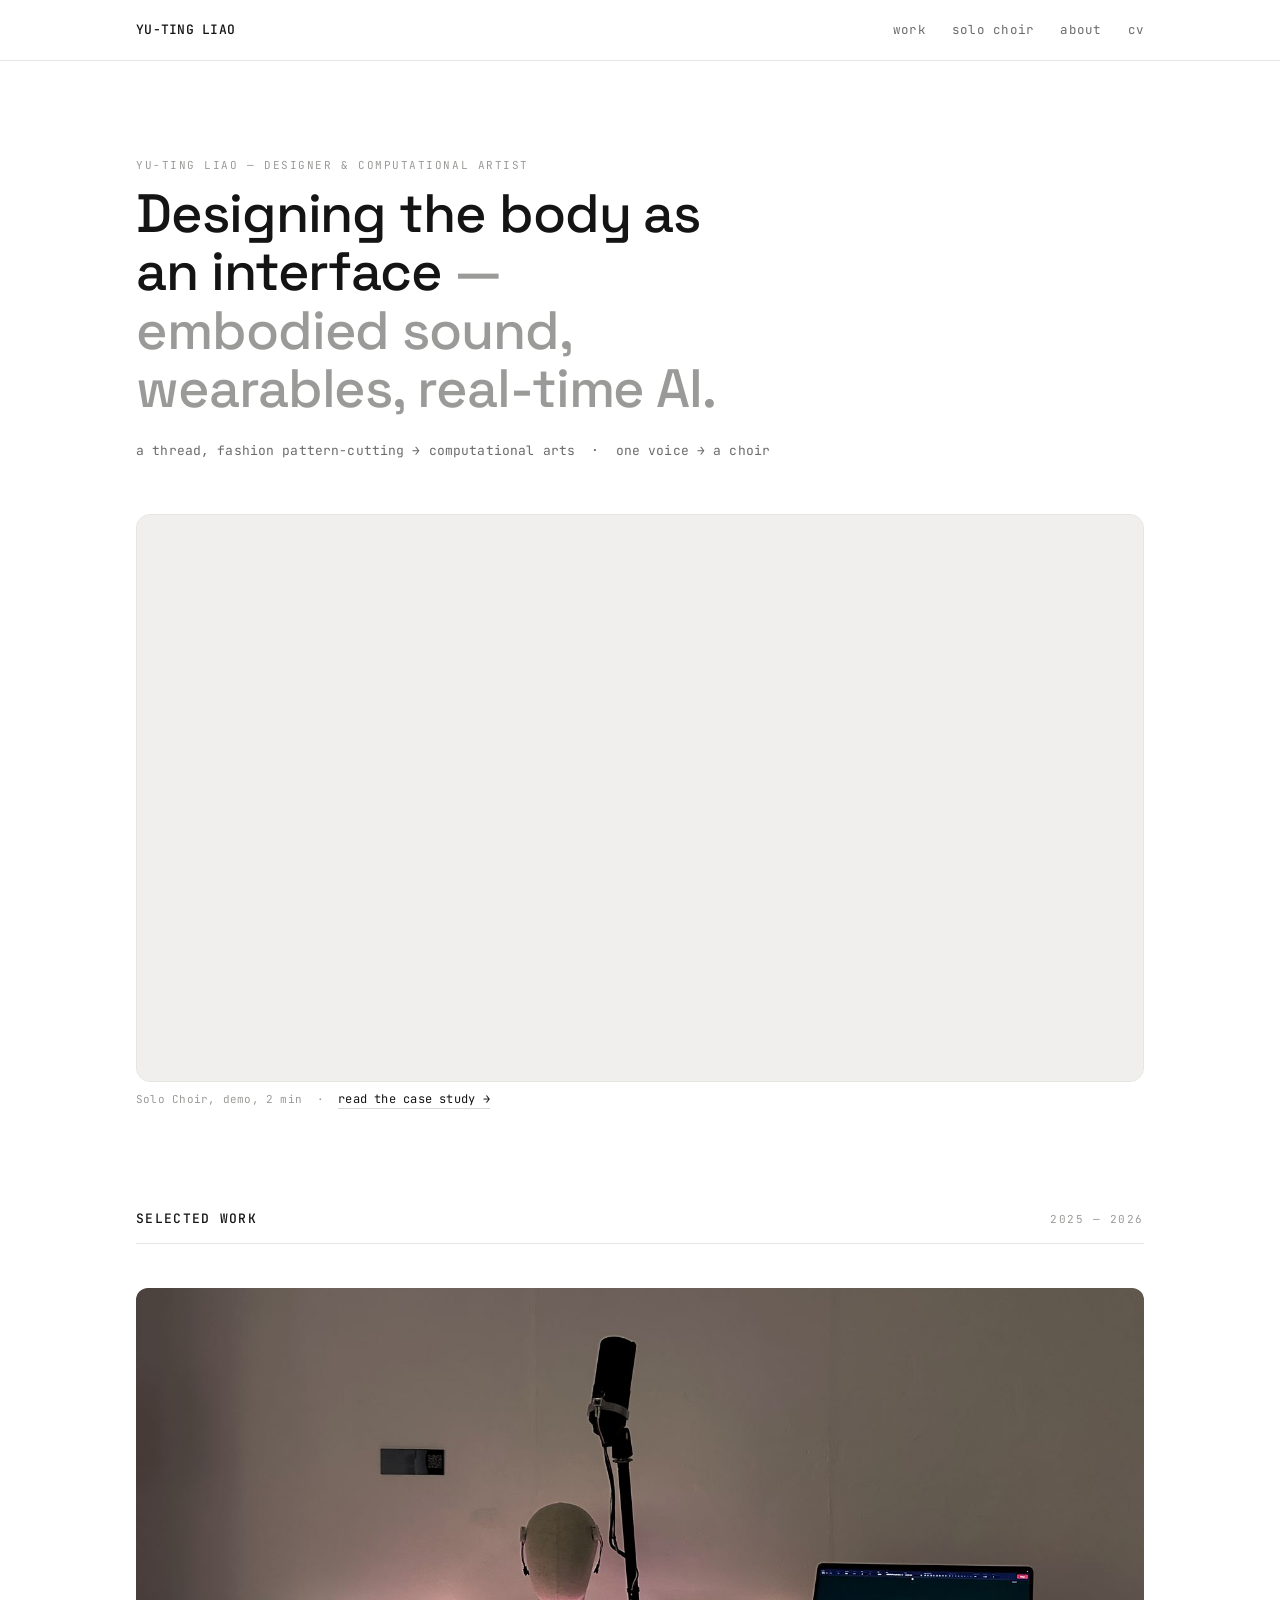
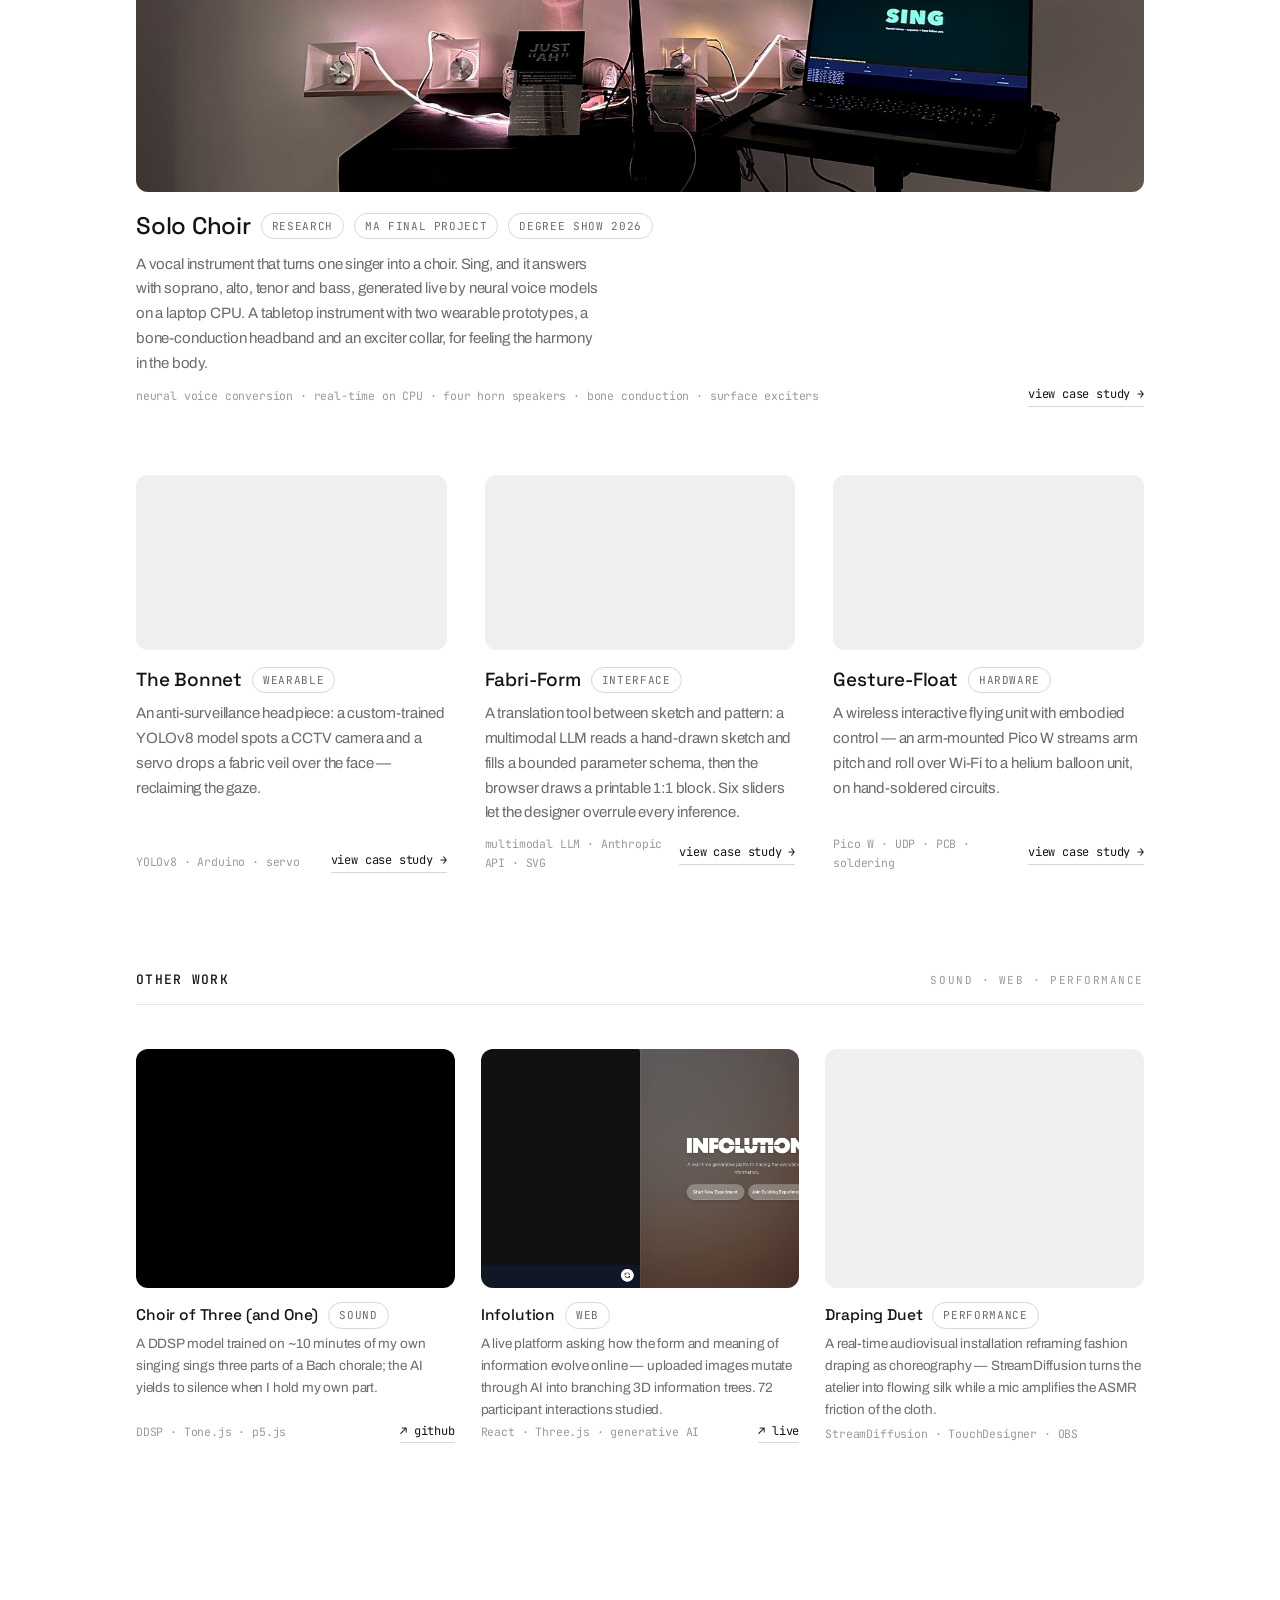
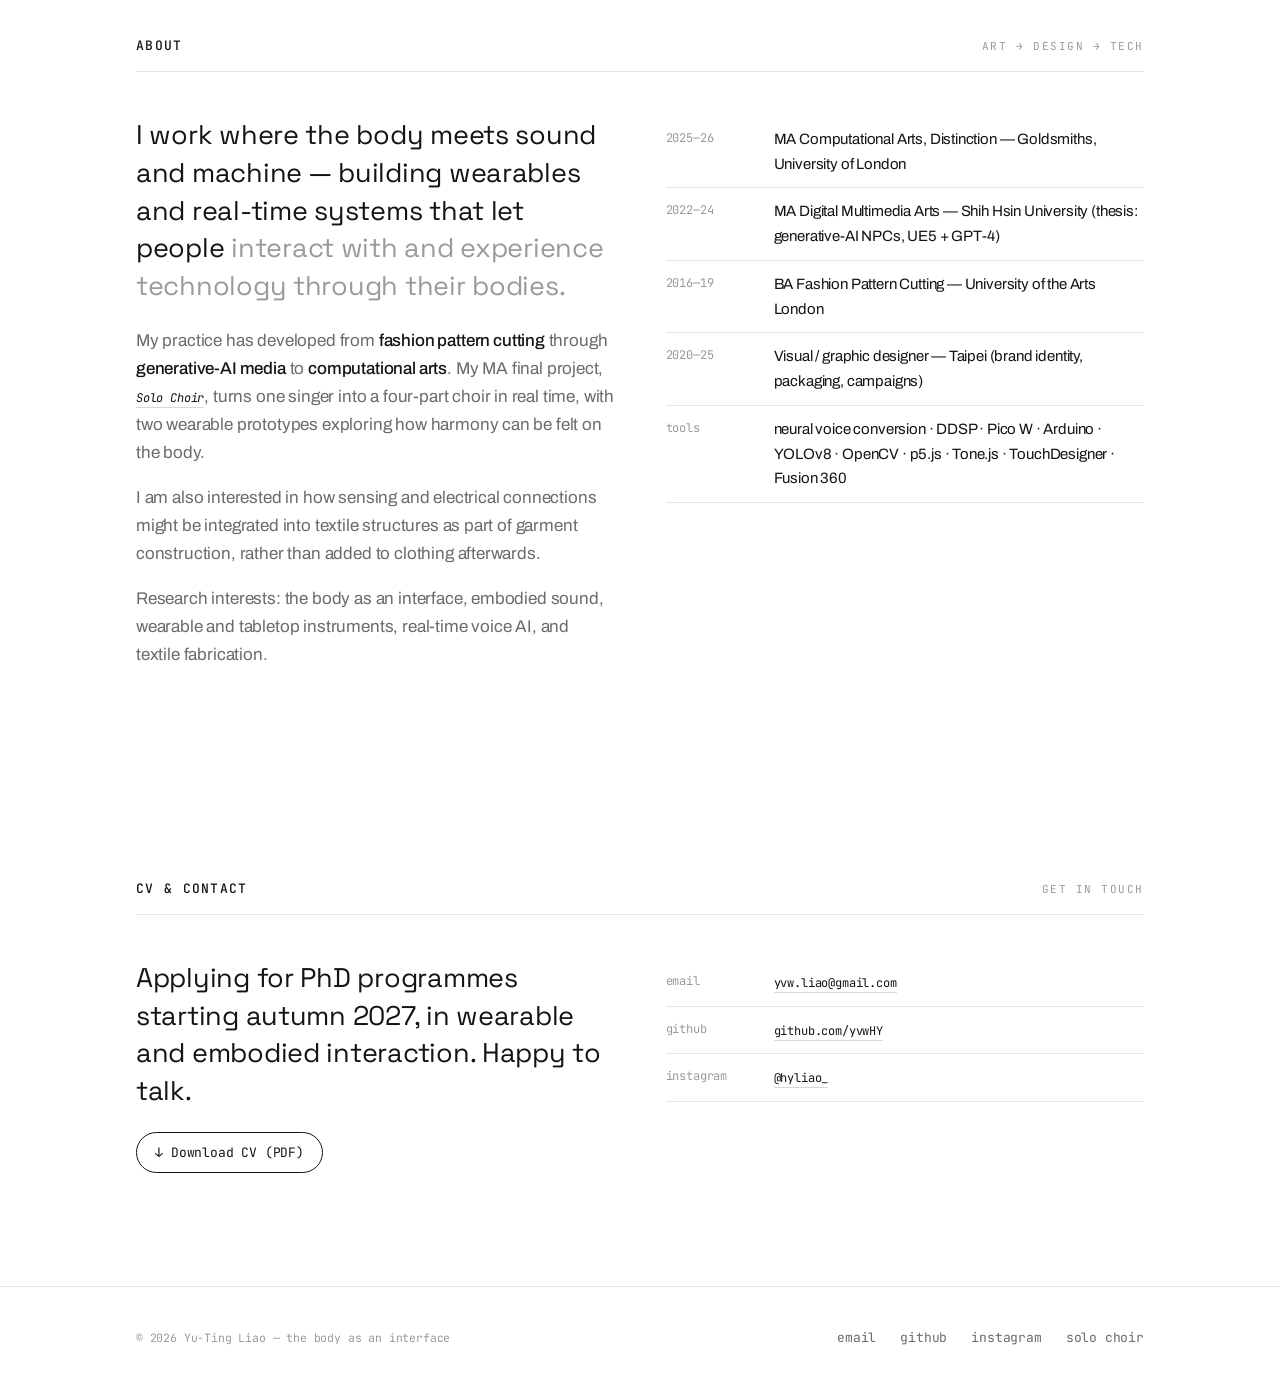
<file: index.html>
<!DOCTYPE html>
<html lang="en">
<head>
<meta charset="UTF-8" />
<meta name="viewport" content="width=device-width, initial-scale=1.0" />
<title>Yu-Ting Liao — the body as an interface</title>
<meta name="description" content="Yu-Ting Liao designs the body as an interface — embodied sound, wearables, and real-time AI. MA Computational Arts, Goldsmiths." />
<meta property="og:title" content="Yu-Ting Liao" />
<meta property="og:description" content="Designing the body as an interface — embodied sound, wearables, real-time AI." />
<meta property="og:type" content="website" />
<meta property="og:image" content="https://yvwhy.github.io/media/sc-key.jpg" />
<link rel="preconnect" href="https://fonts.googleapis.com" />
<link rel="preconnect" href="https://fonts.gstatic.com" crossorigin />
<link href="https://fonts.googleapis.com/css2?family=Archivo:wght@400;500&family=JetBrains+Mono:wght@400;500&family=Space+Grotesk:wght@500&display=swap" rel="stylesheet" />
<link rel="stylesheet" href="styles.css" />
</head>
<body>

<header class="nav">
  <div class="wrap">
    <a class="nav__brand" href="index.html">YU-TING&nbsp;LIAO</a>
    <button class="nav__toggle" aria-label="Menu" aria-expanded="false">menu</button>
    <nav class="nav__links" id="menu">
      <a href="#work">work</a>
      <a href="solo-choir.html">solo choir</a>
      <a href="#about">about</a>
      <a href="#cv">cv</a>
    </nav>
  </div>
</header>

<main>

  <!-- HERO -->
  <section class="hero">
    <div class="wrap">
      <p class="kicker reveal">Yu-Ting Liao — designer &amp; computational artist</p>
      <h1 class="hero__statement reveal">Designing the body as an interface<span class="dim"> — embodied sound, wearables, real-time AI.</span></h1>
      <p class="hero__sub reveal">a thread, fashion pattern-cutting → computational arts &nbsp;·&nbsp; one voice → a choir</p>
      <div class="hero__media reveal">
        <span class="media">
          <iframe src="https://player.vimeo.com/video/1223687812?app_id=122963&amp;dnt=1&amp;title=0&amp;byline=0&amp;portrait=0" loading="lazy" allow="autoplay; fullscreen; picture-in-picture" allowfullscreen referrerpolicy="strict-origin-when-cross-origin" title="Solo Choir — demo video (2 min)"></iframe>
        </span>
      </div>
      <p class="figcap reveal">Solo Choir, demo, 2 min &nbsp;·&nbsp; <a class="link" href="solo-choir.html">read the case study →</a></p>
    </div>
  </section>

  <!-- SELECTED WORK -->
  <section id="work">
    <div class="wrap">
      <div class="section-head reveal">
        <h2>Selected work</h2>
        <span class="kicker">2025 — 2026</span>
      </div>

      <div class="grid grid--three">

        <!-- FEATURE: Solo Choir -->
        <article class="card card--feature reveal">
          <a class="media" href="solo-choir.html" aria-label="Solo Choir — view case study" style="aspect-ratio:2/1;">
            <img src="media/sc-install.jpg" style="object-position:center 55%;" alt="Solo Choir installed at the degree show: head model, boom microphone and laptop reading SING, lit in the dark" loading="lazy" />
          </a>
          <div class="card__meta"><span class="card__title">Solo Choir</span><span class="tag">Research</span><span class="tag">MA final project</span><span class="tag">Degree show 2026</span></div>
          <p class="card__desc">A vocal instrument that turns one singer into a choir. Sing, and it answers with soprano, alto, tenor and bass, generated live by neural voice models on a laptop CPU. A tabletop instrument with two wearable prototypes, a bone-conduction headband and an exciter collar, for feeling the harmony in the body.</p>
          <div class="card__foot">
            <span class="card__tech">neural voice conversion · real-time on CPU · four horn speakers · bone conduction · surface exciters</span>
            <a class="link" href="solo-choir.html">view case study →</a>
          </div>
        </article>

        <!-- The Bonnet -->
        <article class="card reveal">
          <span class="media">
            <iframe src="https://player.vimeo.com/video/1144358503?app_id=122963&amp;dnt=1" loading="lazy" allow="autoplay; fullscreen; picture-in-picture" allowfullscreen referrerpolicy="strict-origin-when-cross-origin" title="The Bonnet — video"></iframe>
          </span>
          <div class="card__meta"><span class="card__title">The Bonnet</span><span class="tag">Wearable</span></div>
          <p class="card__desc">An anti-surveillance headpiece: a custom-trained YOLOv8 model spots a CCTV camera and a servo drops a fabric veil over the face — reclaiming the gaze.</p>
          <div class="card__foot">
            <span class="card__tech">YOLOv8 · Arduino · servo</span>
            <a class="link" href="bonnet.html">view case study →</a>
          </div>
        </article>

        <!-- Fabri-Form -->
        <article class="card reveal">
          <span class="media">
            <iframe src="https://player.vimeo.com/video/1186248027?app_id=122963&amp;dnt=1" loading="lazy" allow="autoplay; fullscreen; picture-in-picture" allowfullscreen referrerpolicy="strict-origin-when-cross-origin" title="Fabri-Form — video"></iframe>
          </span>
          <div class="card__meta"><span class="card__title">Fabri-Form</span><span class="tag">Interface</span></div>
          <p class="card__desc">A translation tool between sketch and pattern: a multimodal LLM reads a hand-drawn sketch and fills a bounded parameter schema, then the browser draws a printable 1:1 block. Six sliders let the designer overrule every inference.</p>
          <div class="card__foot">
            <span class="card__tech">multimodal LLM · Anthropic API · SVG</span>
            <a class="link" href="fabri-form.html">view case study →</a>
          </div>
        </article>

        <!-- Gesture-Float -->
        <article class="card reveal">
          <span class="media">
            <iframe src="https://player.vimeo.com/video/1176254975?app_id=122963&amp;dnt=1" loading="lazy" allow="autoplay; fullscreen; picture-in-picture" allowfullscreen referrerpolicy="strict-origin-when-cross-origin" title="Gesture-Float — video"></iframe>
          </span>
          <div class="card__meta"><span class="card__title">Gesture-Float</span><span class="tag">Hardware</span></div>
          <p class="card__desc">A wireless interactive flying unit with embodied control — an arm-mounted Pico W streams arm pitch and roll over Wi-Fi to a helium balloon unit, on hand-soldered circuits.</p>
          <div class="card__foot">
            <span class="card__tech">Pico W · UDP · PCB · soldering</span>
            <a class="link" href="gesture-float.html">view case study →</a>
          </div>
        </article>

      </div>

      <!-- OTHER WORK — shorter entries, no case-study page -->
      <div class="section-head reveal" style="margin-top:clamp(56px,8vw,96px);">
        <h2>Other work</h2>
        <span class="kicker">sound · web · performance</span>
      </div>
      <div class="grid grid--mini">

        <!-- Choir of Three -->
        <article class="card reveal">
          <span class="media" style="background:#000;">
            <iframe src="https://player.vimeo.com/video/1186539306?app_id=122963&amp;dnt=1" loading="lazy" allow="autoplay; fullscreen; picture-in-picture" allowfullscreen referrerpolicy="strict-origin-when-cross-origin" title="Choir of Three (and One) — video"></iframe>
          </span>
          <div class="card__meta"><span class="card__title">Choir of Three (and One)</span><span class="tag">Sound</span></div>
          <p class="card__desc">A DDSP model trained on ~10 minutes of my own singing sings three parts of a Bach chorale; the AI yields to silence when I hold my own part.</p>
          <div class="card__foot">
            <span class="card__tech">DDSP · Tone.js · p5.js</span>
            <a class="link" href="https://github.com/yvwHY/ChoirofThree_andOne" target="_blank" rel="noopener">↗ github</a>
          </div>
        </article>

        <!-- Infolution -->
        <article class="card reveal">
          <a class="media" href="https://infolution.vercel.app" target="_blank" rel="noopener" aria-label="Infolution — open the live site">
            <img src="media/infolution.jpg" alt="Infolution landing screen: the experiment universe on the left, the logotype and start buttons on the right" loading="lazy" />
          </a>
          <div class="card__meta"><span class="card__title">Infolution</span><span class="tag">Web</span></div>
          <p class="card__desc">A live platform asking how the form and meaning of information evolve online — uploaded images mutate through AI into branching 3D information trees. 72 participant interactions studied.</p>
          <div class="card__foot">
            <span class="card__tech">React · Three.js · generative AI</span>
            <a class="link" href="https://infolution.vercel.app" target="_blank" rel="noopener">↗ live</a>
          </div>
        </article>

        <!-- Draping Duet -->
        <article class="card reveal">
          <span class="media">
            <iframe src="https://player.vimeo.com/video/1146418969?app_id=122963&amp;dnt=1" loading="lazy" allow="autoplay; fullscreen; picture-in-picture" allowfullscreen referrerpolicy="strict-origin-when-cross-origin" title="Draping Duet — video"></iframe>
          </span>
          <div class="card__meta"><span class="card__title">Draping Duet</span><span class="tag">Performance</span></div>
          <p class="card__desc">A real-time audiovisual installation reframing fashion draping as choreography — StreamDiffusion turns the atelier into flowing silk while a mic amplifies the ASMR friction of the cloth.</p>
          <div class="card__foot">
            <span class="card__tech">StreamDiffusion · TouchDesigner · OBS</span>
          </div>
        </article>

      </div>
    </div>
  </section>

  <!-- EXPERIMENTS — hidden 2026-09-15 until there is content; restore by removing the comment markers -->
<!--
  EXPERIMENTS
  <section id="experiments">
    <div class="wrap">
      <div class="section-head reveal">
        <h2>Experiments</h2>
        <span class="kicker">p5 sketches · hardware tests · quick studies</span>
      </div>
      <div class="grid grid--mini">

        <article class="card reveal">
          <span class="media">
            <span class="media__label"><span class="mono">▶</span>&nbsp;experiment slot · send link or file</span>
          </span>
          <div class="card__meta"><span class="card__title">Untitled experiment</span><span class="tag">p5.js</span></div>
          <p class="card__desc">Placeholder — a p5 sketch, shader study, or sound toy goes here.</p>
        </article>

        <article class="card reveal">
          <span class="media">
            <span class="media__label"><span class="mono">▶</span>&nbsp;experiment slot · send link or file</span>
          </span>
          <div class="card__meta"><span class="card__title">Untitled experiment</span><span class="tag">Hardware</span></div>
          <p class="card__desc">Placeholder — a breadboard test, sensor rig, or soldering study goes here.</p>
        </article>

        <article class="card reveal">
          <span class="media">
            <span class="media__label"><span class="mono">▶</span>&nbsp;experiment slot · send link or file</span>
          </span>
          <div class="card__meta"><span class="card__title">Untitled experiment</span><span class="tag">Study</span></div>
          <p class="card__desc">Placeholder — any small making-process fragment worth keeping visible.</p>
        </article>

      </div>
    </div>
  </section>
-->

  <!-- ABOUT -->
  <section id="about">
    <div class="wrap">
      <div class="section-head reveal"><h2>About</h2><span class="kicker">art → design → tech</span></div>
      <div class="cols">
        <div class="reveal">
          <p class="lead">I work where the body meets sound and machine — building wearables and real-time systems that let people <span class="dim">interact with and experience technology through their bodies.</span></p>
          <p class="prose" style="margin-top:22px;">My practice has developed from <strong>fashion pattern cutting</strong> through <strong>generative-AI media</strong> to <strong>computational arts</strong>. My MA final project, <a class="link" href="solo-choir.html"><em>Solo Choir</em></a>, turns one singer into a four-part choir in real time, with two wearable prototypes exploring how harmony can be felt on the body.</p>
          <p class="prose" style="margin-top:16px;">I am also interested in how sensing and electrical connections might be integrated into textile structures as part of garment construction, rather than added to clothing afterwards.</p>
          <p class="prose" style="margin-top:16px;">Research interests: the body as an interface, embodied sound, wearable and tabletop instruments, real-time voice AI, and textile fabrication.</p>
        </div>
        <div class="reveal">
          <ul class="facts">
            <li><span>2025—26</span><span>MA Computational Arts, Distinction — Goldsmiths, University of London</span></li>
            <li><span>2022—24</span><span>MA Digital Multimedia Arts — Shih Hsin University (thesis: generative-AI NPCs, UE5 + GPT-4)</span></li>
            <li><span>2016—19</span><span>BA Fashion Pattern Cutting — University of the Arts London</span></li>
            <li><span>2020—25</span><span>Visual / graphic designer — Taipei (brand identity, packaging, campaigns)</span></li>
            <li><span>tools</span><span>neural voice conversion · DDSP · Pico W · Arduino · YOLOv8 · OpenCV · p5.js · Tone.js · TouchDesigner · Fusion 360</span></li>
          </ul>
        </div>
      </div>
    </div>
  </section>

  <!-- CV -->
  <section id="cv">
    <div class="wrap">
      <div class="section-head reveal"><h2>CV &amp; contact</h2><span class="kicker">get in touch</span></div>
      <div class="cols">
        <div class="reveal">
          <p class="lead">Applying for PhD programmes starting autumn 2027, in wearable and embodied interaction. Happy to talk.</p>
          <p style="margin-top:22px;"><a class="btn" href="cv.pdf" target="_blank" rel="noopener"><span class="mono">↓</span> Download CV (PDF)</a></p>
        </div>
        <div class="reveal">
          <ul class="facts">
            <li><span>email</span><span><a class="link" href="mailto:yvw.liao@gmail.com">yvw.liao@gmail.com</a></span></li>
            <li><span>github</span><span><a class="link" href="https://github.com/yvwHY" target="_blank" rel="noopener">github.com/yvwHY</a></span></li>
            <li><span>instagram</span><span><a class="link" href="https://instagram.com/hyliao_" target="_blank" rel="noopener">@hyliao_</a></span></li>
          </ul>
        </div>
      </div>
    </div>
  </section>

</main>

<footer class="foot">
  <div class="wrap">
    <span class="foot__note">© 2026 Yu-Ting Liao — the body as an interface</span>
    <span style="display:flex; gap:24px;">
      <a href="mailto:yvw.liao@gmail.com">email</a>
      <a href="https://github.com/yvwHY" target="_blank" rel="noopener">github</a>
      <a href="https://instagram.com/hyliao_" target="_blank" rel="noopener">instagram</a>
      <a href="solo-choir.html">solo choir</a>
    </span>
  </div>
</footer>

<script src="main.js"></script>
</body>
</html>
</file>
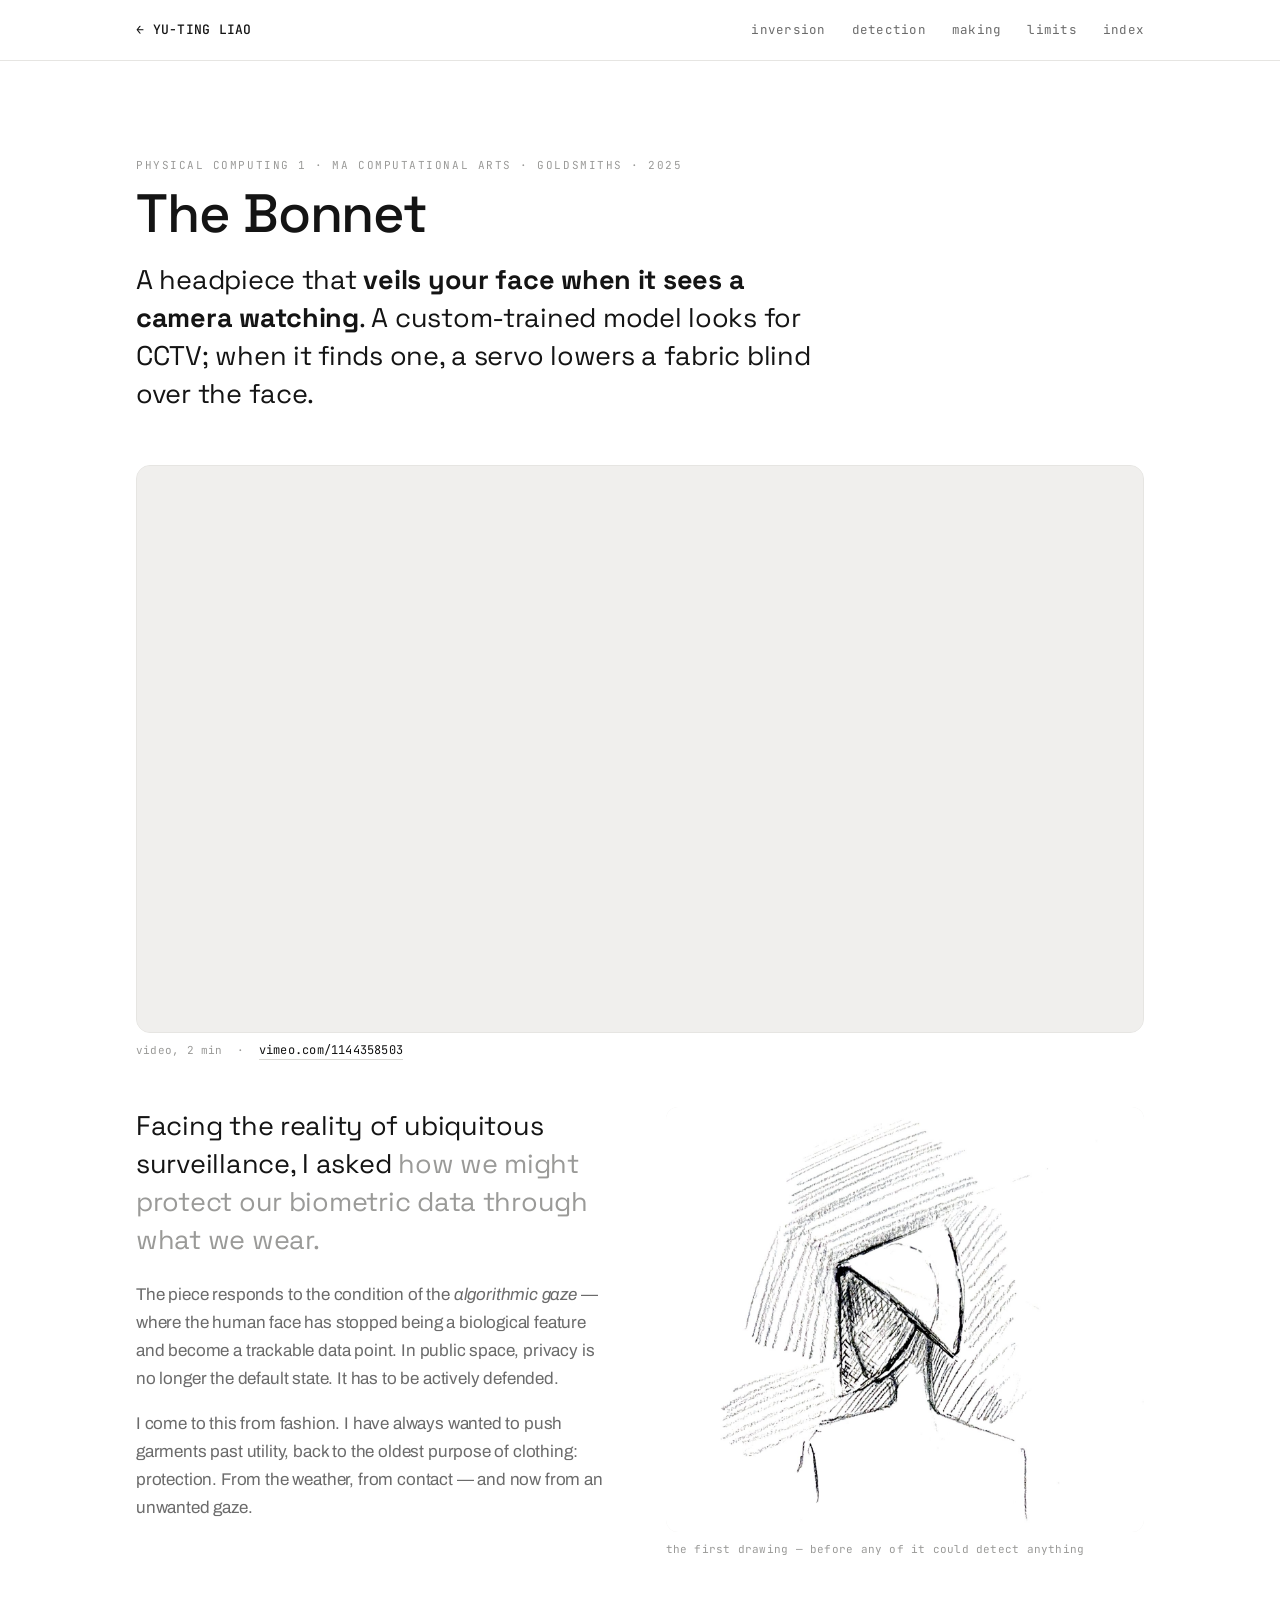
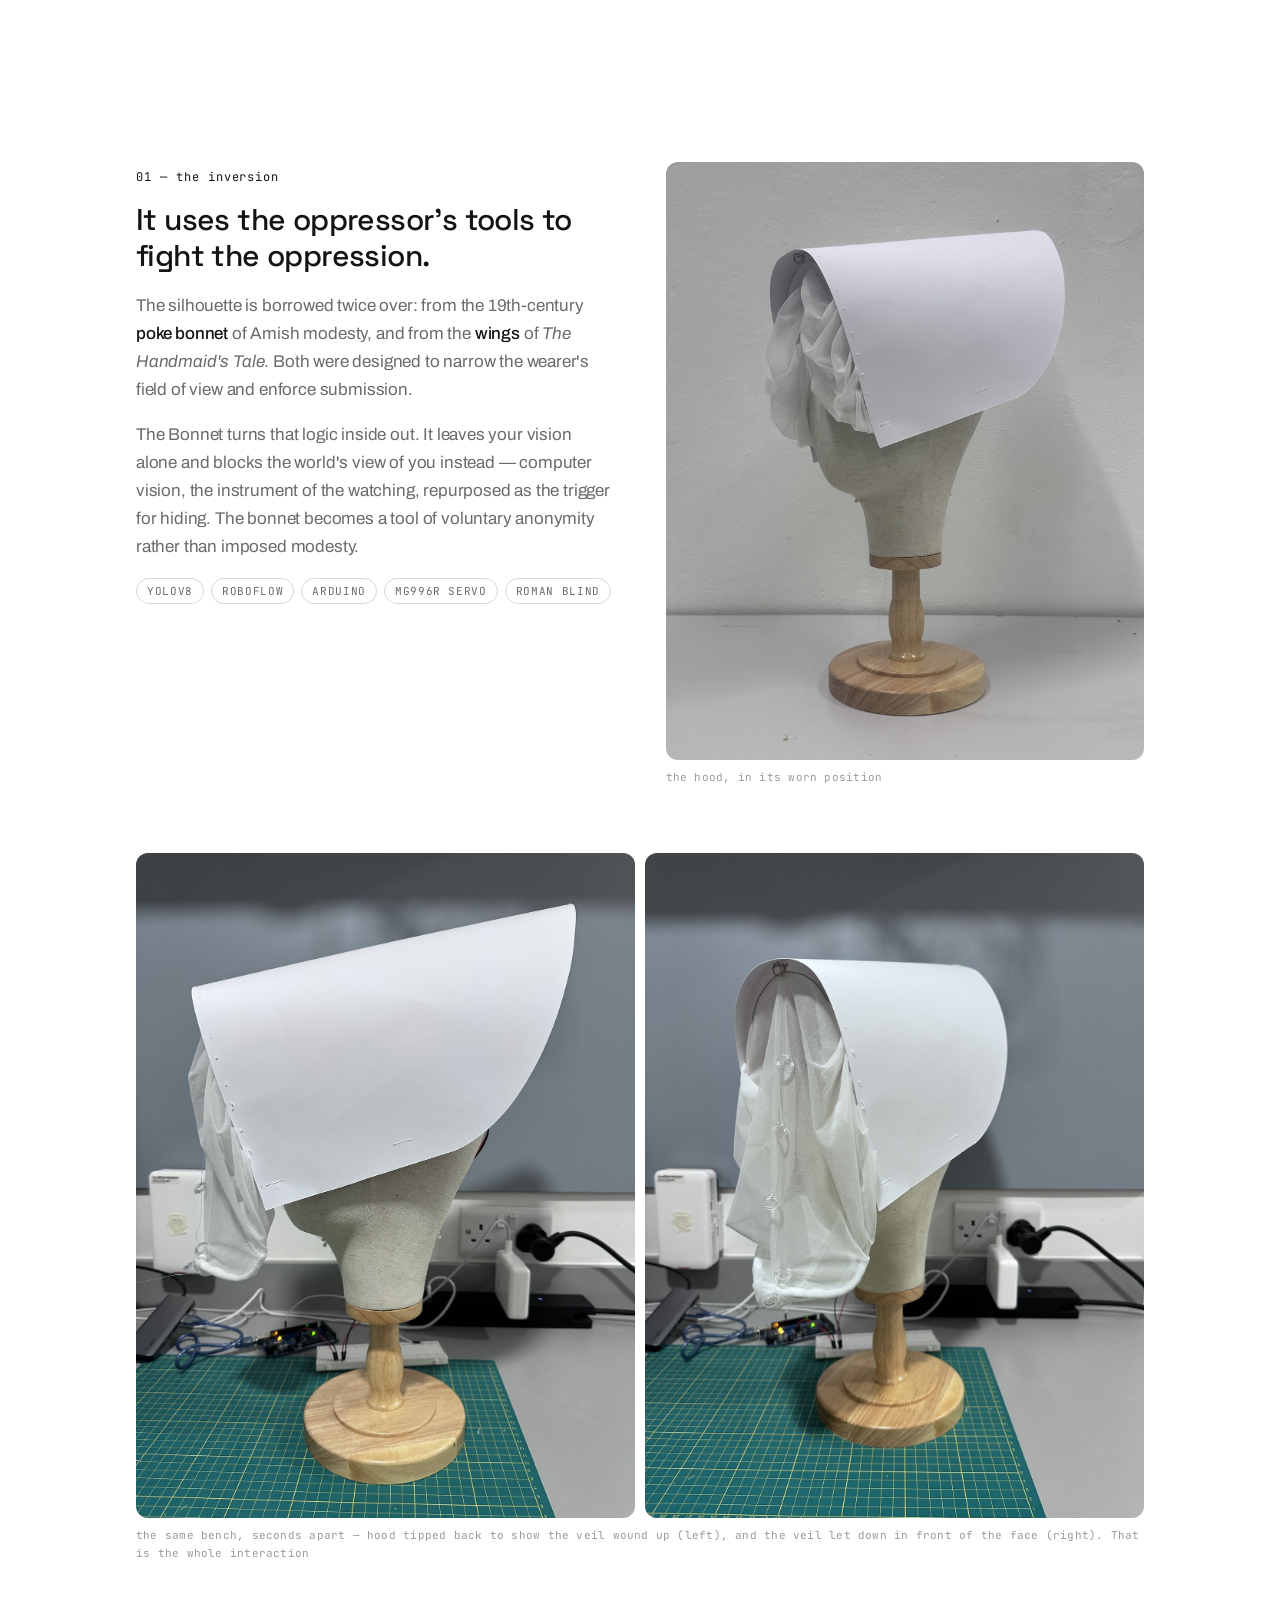
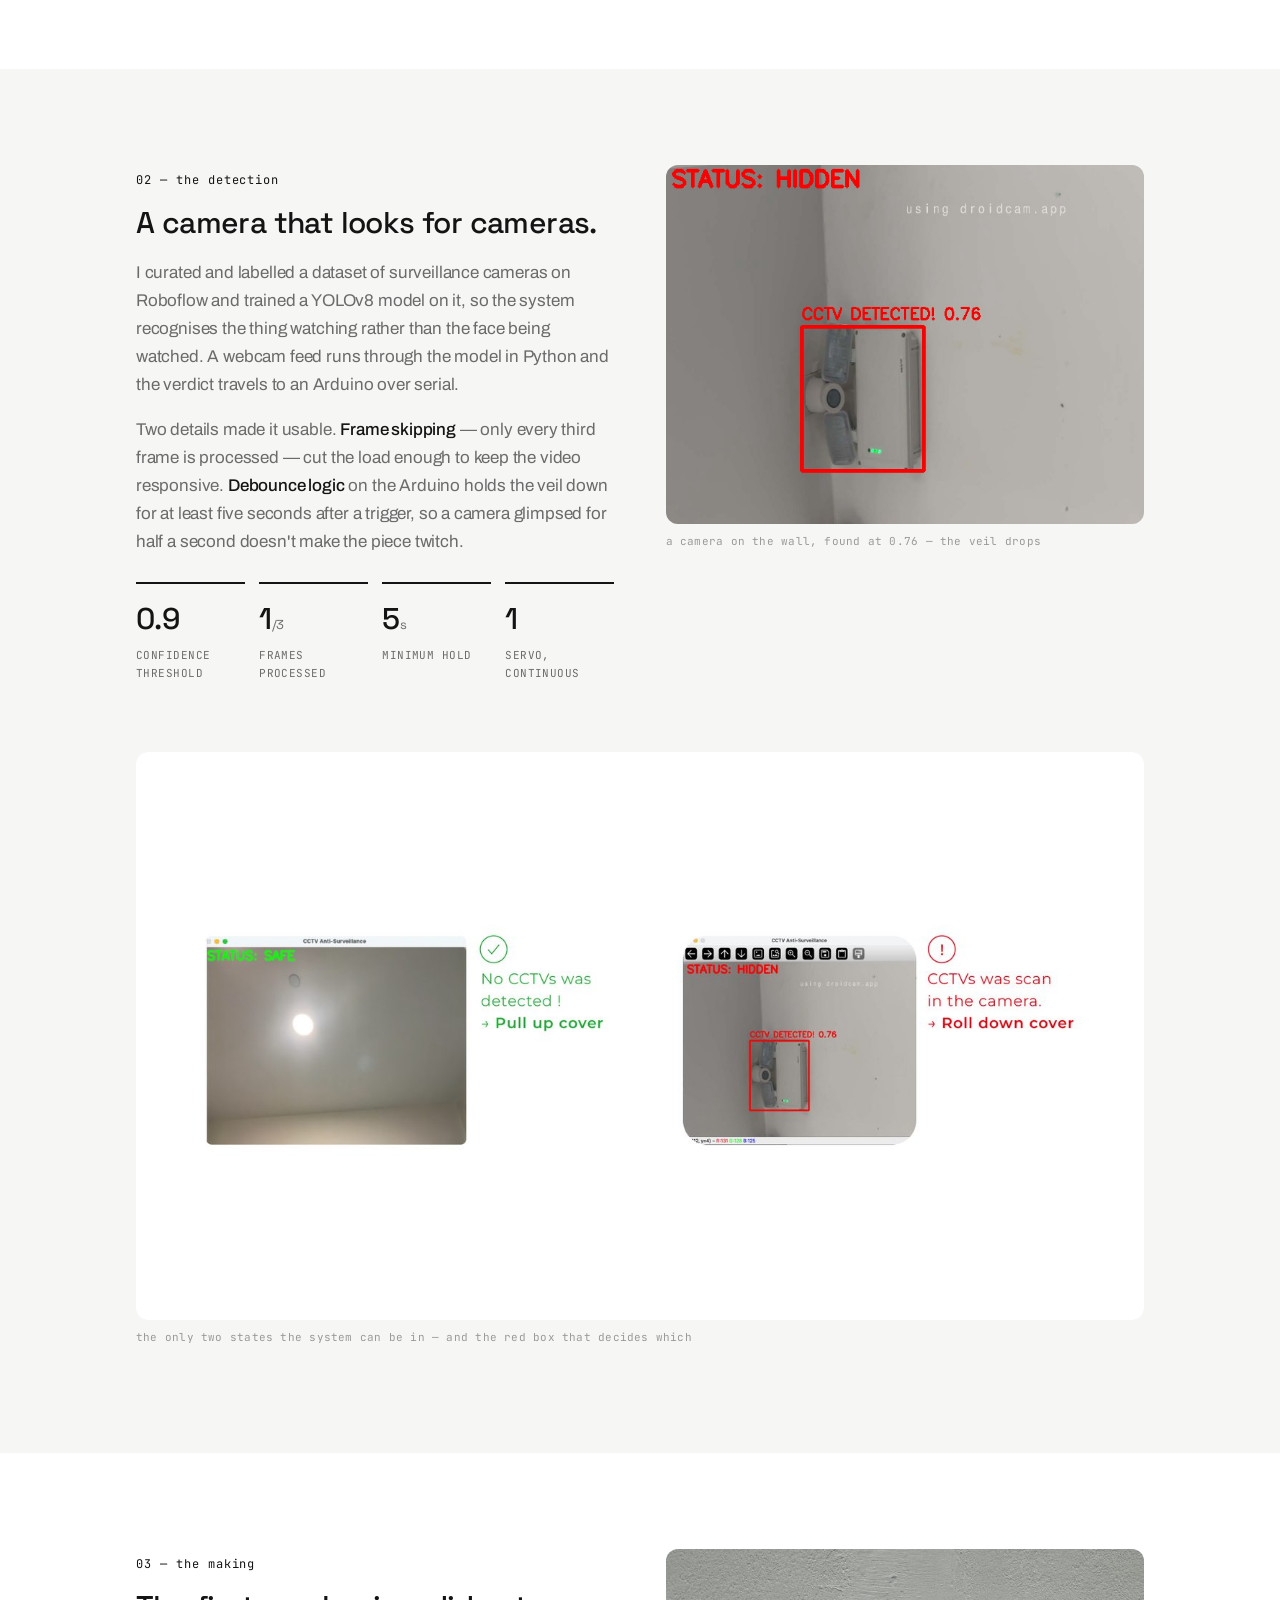
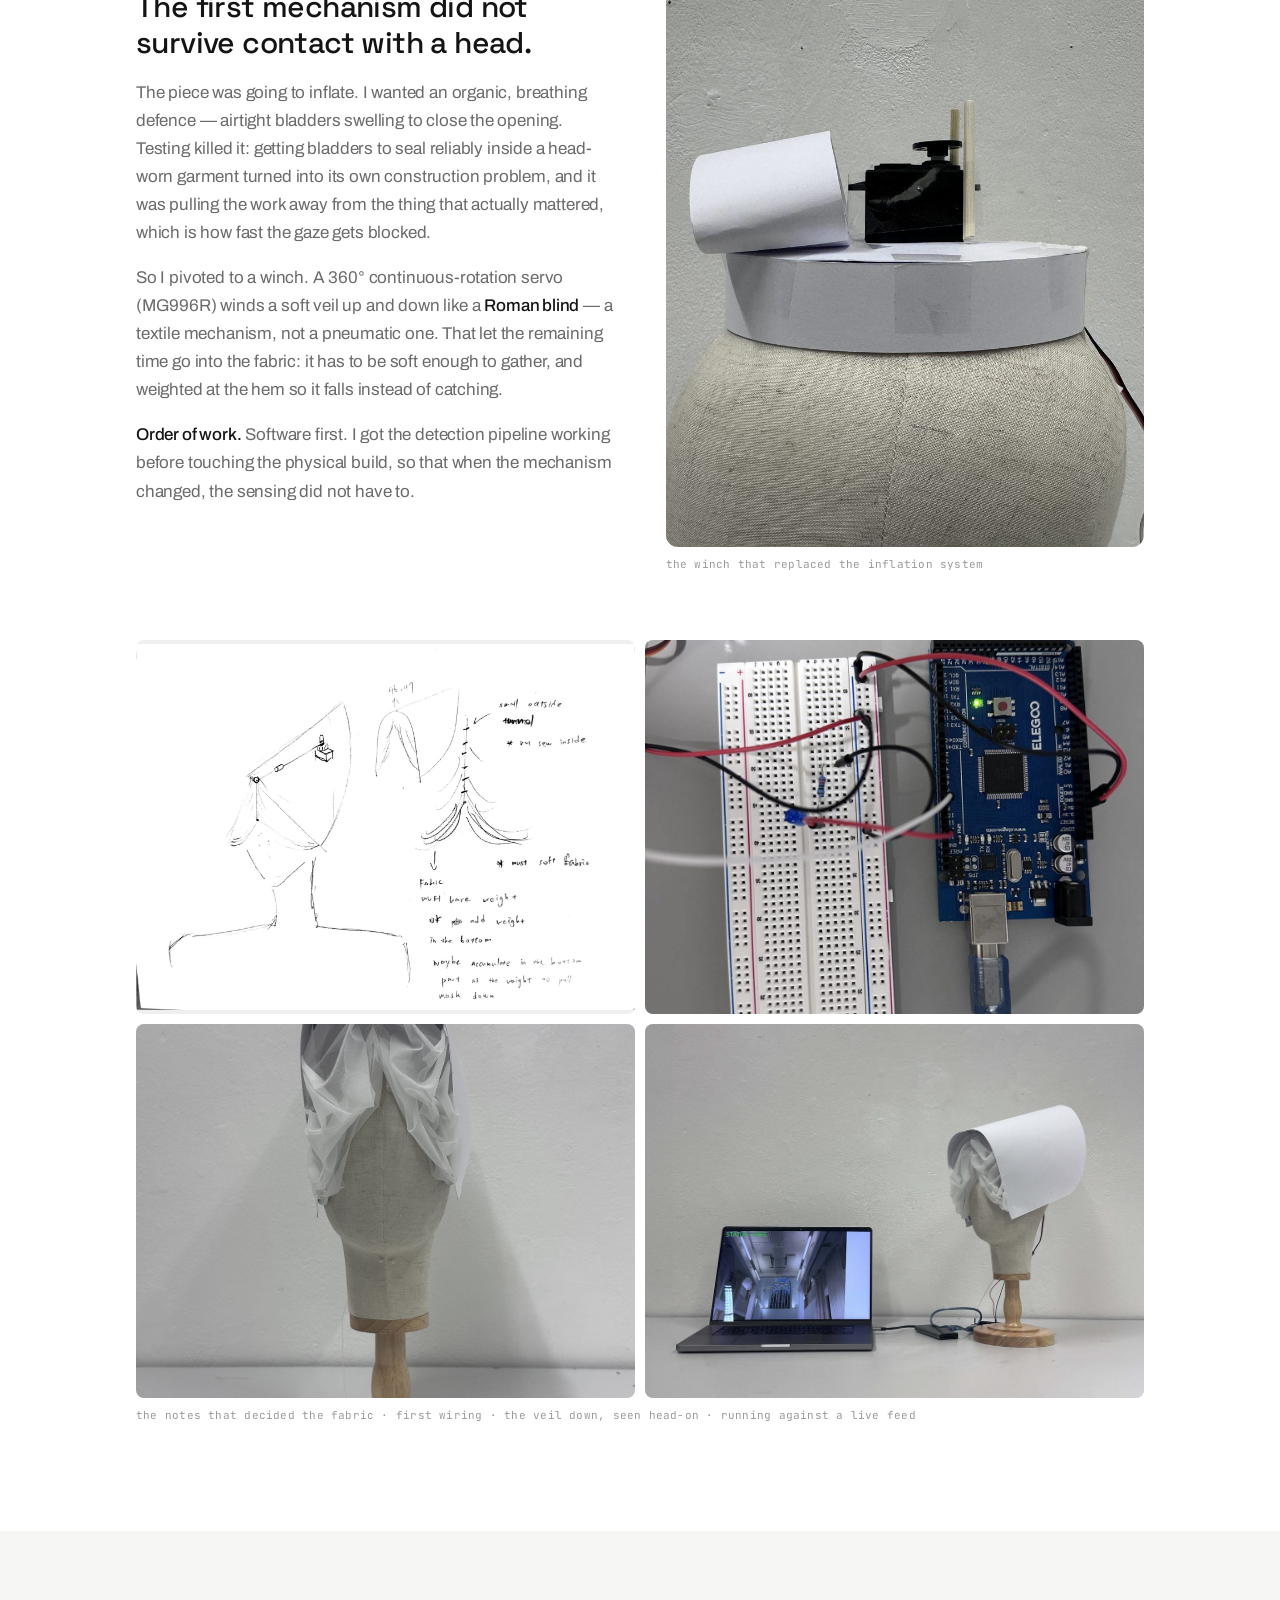
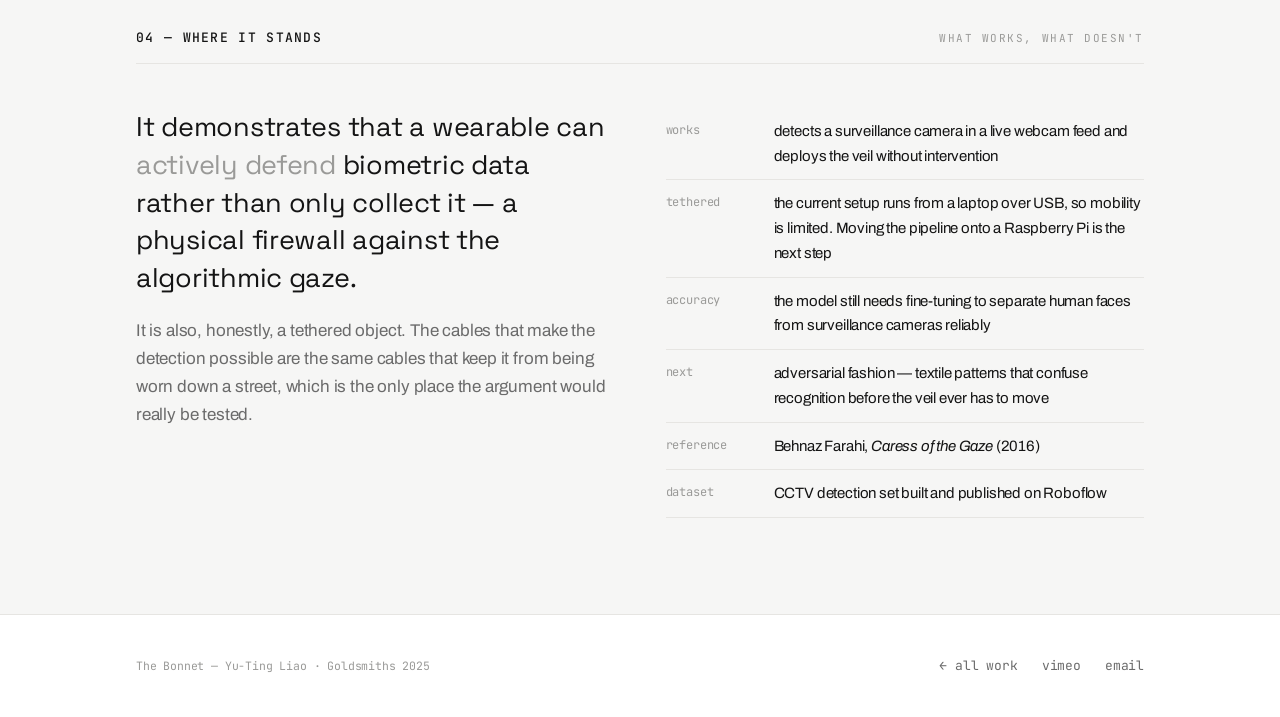
<file: bonnet.html>
<!DOCTYPE html>
<html lang="en">
<head>
<meta charset="UTF-8" />
<meta name="viewport" content="width=device-width, initial-scale=1.0" />
<title>The Bonnet — a headpiece that veils the face when a camera is watching</title>
<meta name="description" content="The Bonnet: a satirical anti-surveillance headpiece. A custom-trained YOLOv8 model detects a CCTV camera and a servo drops a fabric veil over the face. Physical Computing 1, MA Computational Arts, Goldsmiths 2025." />
<meta property="og:title" content="The Bonnet" />
<meta property="og:description" content="An anti-surveillance headpiece that veils the face when it sees a camera watching." />
<meta property="og:image" content="https://yvwhy.github.io/media/tb-hood.jpg" />
<link rel="preconnect" href="https://fonts.googleapis.com" />
<link rel="preconnect" href="https://fonts.gstatic.com" crossorigin />
<link href="https://fonts.googleapis.com/css2?family=Archivo:wght@400;500&family=JetBrains+Mono:wght@400;500&family=Space+Grotesk:wght@500&display=swap" rel="stylesheet" />
<link rel="stylesheet" href="styles.css" />
</head>
<body>

<header class="nav">
  <div class="wrap">
    <a class="nav__brand" href="index.html">← YU-TING&nbsp;LIAO</a>
    <button class="nav__toggle" aria-label="Menu" aria-expanded="false">menu</button>
    <nav class="nav__links" id="menu">
      <a href="#inversion">inversion</a>
      <a href="#detection">detection</a>
      <a href="#making">making</a>
      <a href="#limits">limits</a>
      <a href="index.html">index</a>
    </nav>
  </div>
</header>

<main>

  <!-- HERO -->
  <section class="hero">
    <div class="wrap">
      <p class="kicker reveal">Physical Computing 1 · MA Computational Arts · Goldsmiths · 2025</p>
      <h1 class="hero__statement reveal">The Bonnet</h1>
      <p class="lead reveal" style="margin-top:18px; max-width:40ch;">A headpiece that <strong>veils your face when it sees a camera watching</strong>. A custom-trained model looks for CCTV; when it finds one, a servo lowers a fabric blind over the face.</p>
      <div class="hero__media reveal">
        <span class="media">
          <iframe src="https://player.vimeo.com/video/1144358503?app_id=122963&amp;dnt=1&amp;title=0&amp;byline=0&amp;portrait=0" loading="lazy" allow="autoplay; fullscreen; picture-in-picture" allowfullscreen referrerpolicy="strict-origin-when-cross-origin" title="The Bonnet — video"></iframe>
        </span>
      </div>
      <p class="figcap reveal">video, 2 min &nbsp;·&nbsp; <a class="link" href="https://vimeo.com/1144358503" target="_blank" rel="noopener">vimeo.com/1144358503</a></p>
    </div>
  </section>

  <!-- THE QUESTION -->
  <section style="padding-top:0;">
    <div class="wrap">
      <div class="block reveal">
        <div class="block__body">
          <p class="lead" style="max-width:30ch;">Facing the reality of ubiquitous surveillance, I asked <span class="dim">how we might protect our biometric data through what we wear.</span></p>
          <p class="prose" style="margin-top:22px;">The piece responds to the condition of the <em>algorithmic gaze</em> — where the human face has stopped being a biological feature and become a trackable data point. In public space, privacy is no longer the default state. It has to be actively defended.</p>
          <p class="prose" style="margin-top:14px;">I come to this from fashion. I have always wanted to push garments past utility, back to the oldest purpose of clothing: protection. From the weather, from contact — and now from an unwanted gaze.</p>
        </div>
        <div class="block__media">
          <span class="media media--contain" style="aspect-ratio:1400/1244; background:#fff;"><img src="media/tb-concept.jpg" alt="Pencil drawing of a figure wearing the bonnet in profile, the hooded shape shading the face, set against dense hatching" loading="lazy" /></span>
          <p class="figcap">the first drawing — before any of it could detect anything</p>
        </div>
      </div>
    </div>
  </section>

  <!-- 01 — THE INVERSION -->
  <section id="inversion">
    <div class="wrap">
      <div class="block reveal">
        <div class="block__body">
          <span class="num">01 — the inversion</span>
          <h3>It uses the oppressor's tools to fight the oppression.</h3>
          <p class="prose">The silhouette is borrowed twice over: from the 19th-century <strong>poke bonnet</strong> of Amish modesty, and from the <strong>wings</strong> of <em>The Handmaid's Tale</em>. Both were designed to narrow the wearer's field of view and enforce submission.</p>
          <p class="prose" style="margin-top:14px;">The Bonnet turns that logic inside out. It leaves your vision alone and blocks the world's view of you instead — computer vision, the instrument of the watching, repurposed as the trigger for hiding. The bonnet becomes a tool of voluntary anonymity rather than imposed modesty.</p>
          <div class="tag-row">
            <span class="tag">YOLOv8</span><span class="tag">Roboflow</span><span class="tag">Arduino</span><span class="tag">MG996R servo</span><span class="tag">Roman blind</span>
          </div>
        </div>
        <div class="block__media">
          <span class="media media--tall"><img src="media/tb-hood.jpg" alt="The Bonnet on a dress stand seen from the side: a white structured hood curving down over the face, the gathered veil tucked behind it" loading="lazy" /></span>
          <p class="figcap">the hood, in its worn position</p>
        </div>
      </div>

      <div style="margin-top:clamp(32px,5vw,56px);" class="reveal">
        <div class="pair">
          <span class="media"><img src="media/tb-bench-up.jpg" alt="The bonnet on the workbench with the hood tipped back and the veil wound up out of the way, the face clear" loading="lazy" /></span>
          <span class="media"><img src="media/tb-bench-down.jpg" alt="The same view a moment later: the veil has been let down and hangs in front of the face as a translucent curtain" loading="lazy" /></span>
        </div>
        <p class="figcap">the same bench, seconds apart — hood tipped back to show the veil wound up (left), and the veil let down in front of the face (right). That is the whole interaction</p>
      </div>

    </div>
  </section>

  <!-- 02 — DETECTION -->
  <section id="detection" style="background:var(--bg-soft);">
    <div class="wrap">
      <div class="block block--flip reveal">
        <div class="block__body">
          <span class="num">02 — the detection</span>
          <h3>A camera that looks for cameras.</h3>
          <p class="prose">I curated and labelled a dataset of surveillance cameras on Roboflow and trained a YOLOv8 model on it, so the system recognises the thing watching rather than the face being watched. A webcam feed runs through the model in Python and the verdict travels to an Arduino over serial.</p>
          <p class="prose" style="margin-top:14px;">Two details made it usable. <strong>Frame skipping</strong> — only every third frame is processed — cut the load enough to keep the video responsive. <strong>Debounce logic</strong> on the Arduino holds the veil down for at least five seconds after a trigger, so a camera glimpsed for half a second doesn't make the piece twitch.</p>
          <div class="specs">
            <div class="spec"><div class="spec__n">0.9</div><div class="spec__l">confidence threshold</div></div>
            <div class="spec"><div class="spec__n">1<small>/3</small></div><div class="spec__l">frames processed</div></div>
            <div class="spec"><div class="spec__n">5<small>s</small></div><div class="spec__l">minimum hold</div></div>
            <div class="spec"><div class="spec__n">1</div><div class="spec__l">servo, continuous</div></div>
          </div>
        </div>
        <div class="block__media">
          <span class="media media--contain" style="aspect-ratio:1270/952;"><img src="media/tb-cctv.jpg" alt="The detection window pointed at a wall-mounted camera: a red box around it labelled CCTV DETECTED 0.76, and STATUS: HIDDEN in the corner" loading="lazy" /></span>
          <p class="figcap">a camera on the wall, found at 0.76 — the veil drops</p>
        </div>
      </div>

      

      <div style="margin-top:clamp(28px,4vw,44px);" class="reveal">
        <span class="media media--contain" style="aspect-ratio:1400/788;"><img src="media/tb-ui.jpg" alt="Two screen states side by side: SAFE, no CCTV detected, cover up; and HIDDEN, a CCTV detected in the camera view with a red box, cover down" loading="lazy" /></span>
        <p class="figcap">the only two states the system can be in — and the red box that decides which</p>
      </div>
    </div>
  </section>

  <!-- 03 — MAKING -->
  <section id="making">
    <div class="wrap">
      <div class="block reveal">
        <div class="block__body">
          <span class="num">03 — the making</span>
          <h3>The first mechanism did not survive contact with a head.</h3>
          <p class="prose">The piece was going to inflate. I wanted an organic, breathing defence — airtight bladders swelling to close the opening. Testing killed it: getting bladders to seal reliably inside a head-worn garment turned into its own construction problem, and it was pulling the work away from the thing that actually mattered, which is how fast the gaze gets blocked.</p>
          <p class="prose" style="margin-top:14px;">So I pivoted to a winch. A 360° continuous-rotation servo (MG996R) winds a soft veil up and down like a <strong>Roman blind</strong> — a textile mechanism, not a pneumatic one. That let the remaining time go into the fabric: it has to be soft enough to gather, and weighted at the hem so it falls instead of catching.</p>
          <p class="prose" style="margin-top:14px;"><strong>Order of work.</strong> Software first. I got the detection pipeline working before touching the physical build, so that when the mechanism changed, the sensing did not have to.</p>
        </div>
        <div class="block__media">
          <span class="media media--tall"><img src="media/tb-winch.jpg" alt="Close-up of the winch mechanism mounted on top of the bonnet: a servo with a spool, wired out to a controller" loading="lazy" /></span>
          <p class="figcap">the winch that replaced the inflation system</p>
        </div>
      </div>


      <div style="margin-top:clamp(32px,5vw,56px);" class="reveal">
        <div class="wall wall--2">
          <span class="media media--contain" style="background:#fff;"><img src="media/tb-notes-scan.jpg" alt="Scanned construction notes: two views of the hood with a small outside tunnel for the drawstring, and the rules that decided the fabric — must be soft, must have weight, or add weight at the bottom so it pulls the mesh down" loading="lazy" /></span>
          <span class="media"><img src="media/tb-arduino.jpg" alt="Early wiring: an Arduino board and a servo on a breadboard" loading="lazy" /></span>
          <span class="media"><img src="media/tb-veiled.jpg" alt="The bonnet seen head-on with the veil down: the face is completely behind gathered translucent fabric" loading="lazy" /></span>
          <span class="media"><img src="media/tb-desk.jpg" alt="The bonnet on its stand beside a laptop showing the camera feed" loading="lazy" /></span>
        </div>
        <p class="figcap">the notes that decided the fabric · first wiring · the veil down, seen head-on · running against a live feed</p>
      </div>
    </div>
  </section>

  <!-- 04 — LIMITS -->
  <section id="limits" style="background:var(--bg-soft);">
    <div class="wrap">
      <div class="section-head reveal"><h2>04 — where it stands</h2><span class="kicker">what works, what doesn't</span></div>
      <div class="cols">
        <div class="reveal">
          <p class="lead">It demonstrates that a wearable can <span class="dim">actively defend</span> biometric data rather than only collect it — a physical firewall against the algorithmic gaze.</p>
          <p class="prose" style="margin-top:20px;">It is also, honestly, a tethered object. The cables that make the detection possible are the same cables that keep it from being worn down a street, which is the only place the argument would really be tested.</p>
        </div>
        <div class="reveal">
          <ul class="facts">
            <li><span>works</span><span>detects a surveillance camera in a live webcam feed and deploys the veil without intervention</span></li>
            <li><span>tethered</span><span>the current setup runs from a laptop over USB, so mobility is limited. Moving the pipeline onto a Raspberry Pi is the next step</span></li>
            <li><span>accuracy</span><span>the model still needs fine-tuning to separate human faces from surveillance cameras reliably</span></li>
            <li><span>next</span><span>adversarial fashion — textile patterns that confuse recognition before the veil ever has to move</span></li>
            <li><span>reference</span><span>Behnaz Farahi, <em>Caress of the Gaze</em> (2016)</span></li>
            <li><span>dataset</span><span>CCTV detection set built and published on Roboflow</span></li>
          </ul>
        </div>
      </div>
    </div>
  </section>

</main>

<footer class="foot">
  <div class="wrap">
    <span class="foot__note">The Bonnet — Yu-Ting Liao · Goldsmiths 2025</span>
    <span style="display:flex; gap:24px;">
      <a href="index.html">← all work</a>
      <a href="https://vimeo.com/1144358503" target="_blank" rel="noopener">vimeo</a>
      <a href="mailto:yvw.liao@gmail.com">email</a>
    </span>
  </div>
</footer>

<script src="main.js"></script>
</body>
</html>
</file>
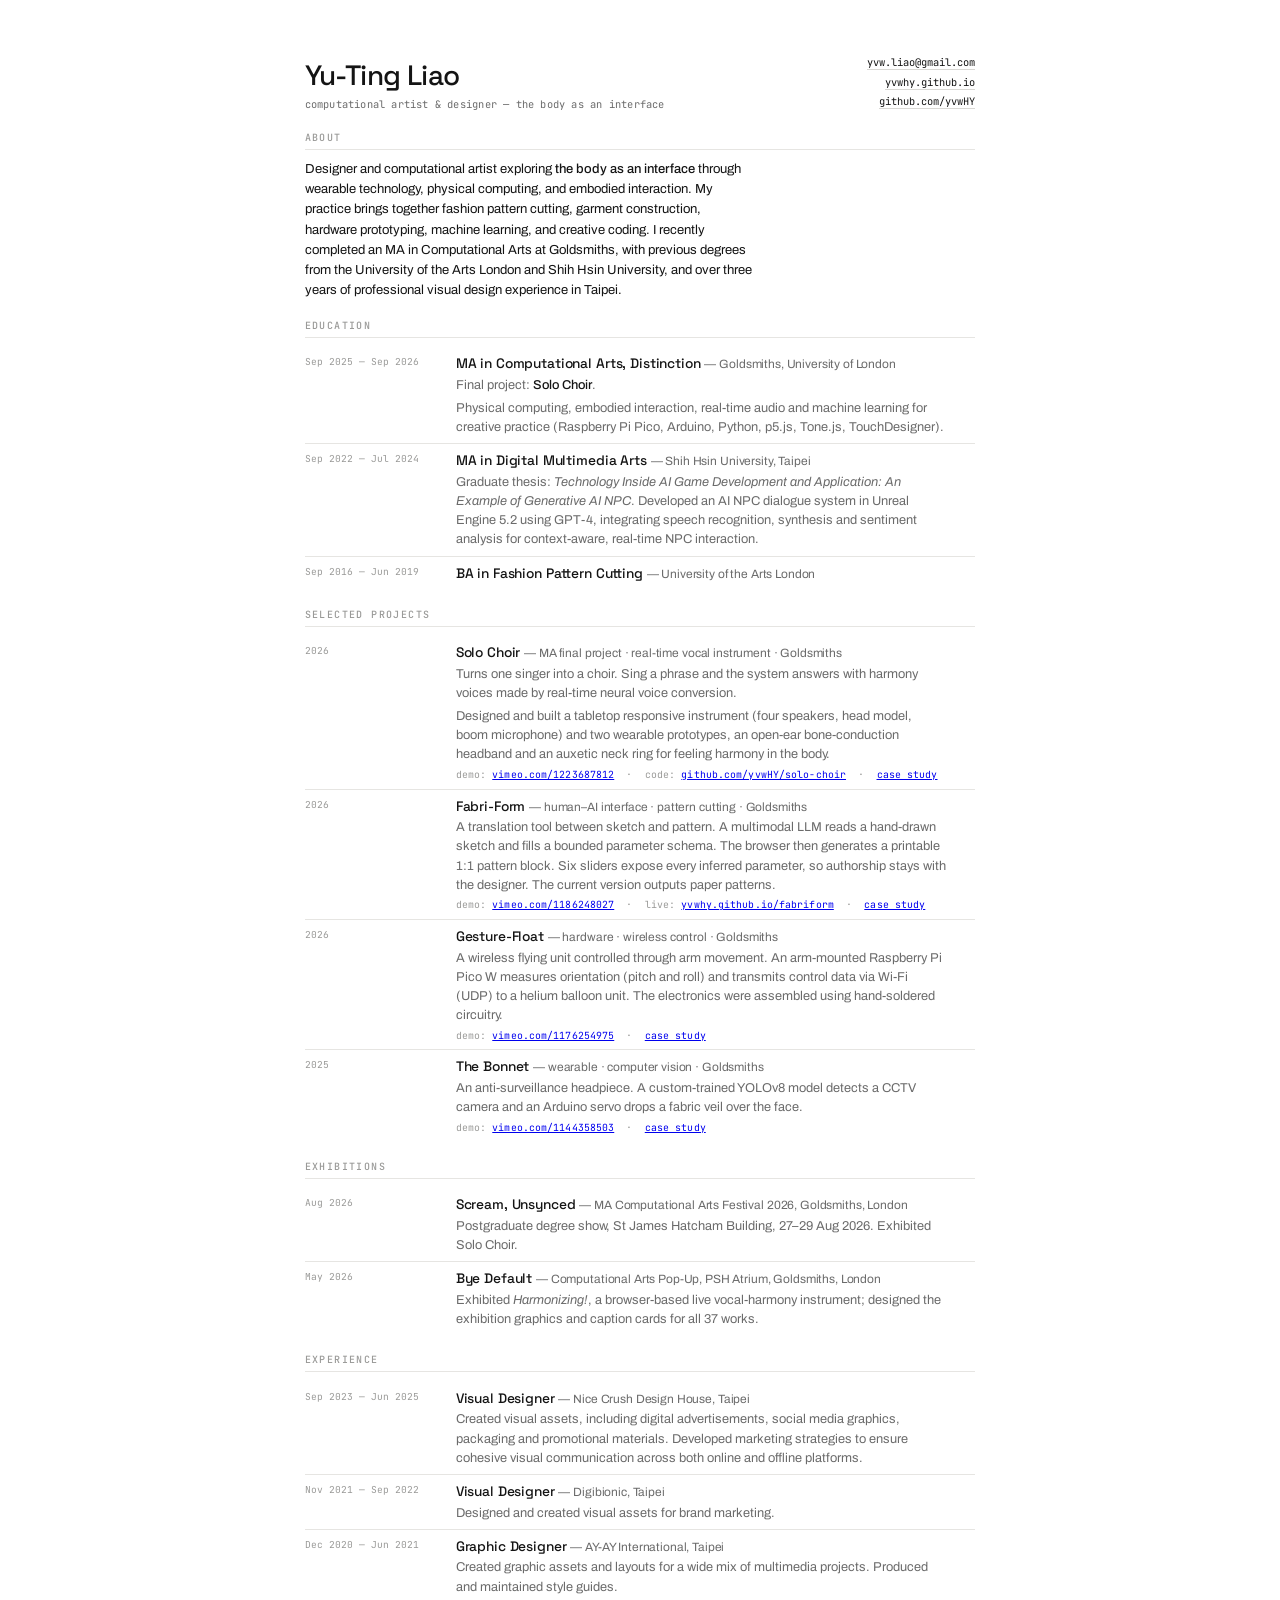
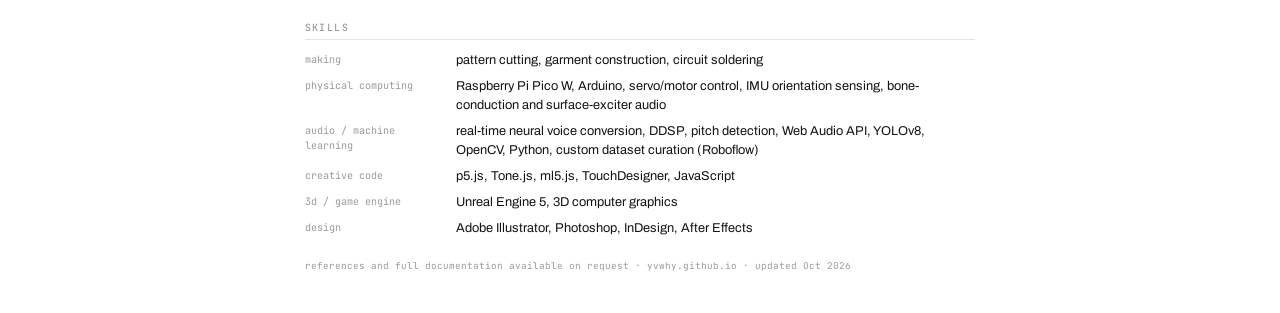
<file: cv.html>
<!DOCTYPE html>
<html lang="en">
<head>
<meta charset="UTF-8" />
<meta name="viewport" content="width=device-width, initial-scale=1.0" />
<title>Yu-Ting Liao — CV</title>
<meta name="robots" content="noindex" />
<link rel="preconnect" href="https://fonts.googleapis.com" />
<link rel="preconnect" href="https://fonts.gstatic.com" crossorigin />
<link href="https://fonts.googleapis.com/css2?family=Archivo:wght@400;500&family=JetBrains+Mono:wght@400;500&family=Space+Grotesk:wght@500&display=swap" rel="stylesheet" />
<style>
  :root{
    --ink:#141414; --muted:#6b6b6b; --faint:#9a9a98;
    --line:#e6e5e2; --line-2:#d9d8d4;
    --sans:"Archivo",system-ui,sans-serif;
    --head:"Space Grotesk","Archivo",system-ui,sans-serif;
    --mono:"JetBrains Mono",ui-monospace,Menlo,monospace;
  }
  *{ box-sizing:border-box; margin:0; padding:0; }
  html,body{ background:#fff; color:var(--ink); }
  body{
    font-family:var(--sans); font-size:9.6pt; line-height:1.5;
    -webkit-font-smoothing:antialiased; text-rendering:optimizeLegibility;
  }
  .page{ max-width:186mm; margin:0 auto; padding:14mm 0 10mm; }
  @media screen{ .page{ padding:14mm 16px 40px; } }

  /* header */
  .head{ display:flex; justify-content:space-between; align-items:flex-end; gap:16px; }
  h1{ font-family:var(--head); font-weight:500; font-size:21pt; letter-spacing:-0.02em; line-height:1.05; }
  .head__id{ font-family:var(--mono); font-size:7.8pt; color:var(--muted); margin-top:5pt; letter-spacing:.02em; }
  .head__links{ text-align:right; font-family:var(--mono); font-size:7.8pt; line-height:1.9; }
  .head__links a{ color:var(--ink); text-decoration:none; border-bottom:1px solid var(--line-2); }

  /* sections */
  section{ margin-top:13pt; }
  h2{
    font-family:var(--mono); font-weight:500; font-size:7.5pt;
    letter-spacing:.14em; text-transform:uppercase; color:var(--faint);
    border-bottom:1px solid var(--line); padding-bottom:3pt; margin-bottom:7pt;
  }
  .about{ font-size:9.8pt; line-height:1.55; color:var(--ink); max-width:64ch; }
  .about strong{ font-weight:500; }

  /* generic row: left meta / right body */
  .row{ display:grid; grid-template-columns:34mm 1fr; gap:6mm; padding:4.5pt 0; }
  .row + .row{ border-top:1px solid var(--line); }
  .row__when{ font-family:var(--mono); font-size:7.2pt; color:var(--faint); padding-top:1.5pt; }
  .row__title{ font-family:var(--head); font-weight:500; font-size:10.3pt; letter-spacing:-0.01em; }
  .row__title .where{ font-family:var(--sans); font-weight:400; font-size:9pt; color:var(--muted); }
  .row__desc{ color:var(--muted); margin-top:1.5pt; max-width:70ch; }
  .row__desc + .row__desc{ margin-top:3pt; }
  .row__desc strong{ color:var(--ink); font-weight:500; }
  .row__tech{ font-family:var(--mono); font-size:7.4pt; color:var(--faint); margin-top:2.5pt; letter-spacing:.01em; }
  .row__desc a{ color:var(--ink); text-decoration:none; border-bottom:1px solid var(--line-2); }

  /* skills */
  .skills{ display:grid; grid-template-columns:34mm 1fr; gap:2pt 6mm; }
  .skills dt{ font-family:var(--mono); font-size:7.6pt; color:var(--faint); padding-top:2pt; }
  .skills dd{ color:var(--ink); padding:1.5pt 0; }

  .foot-note{ margin-top:14pt; font-family:var(--mono); font-size:7pt; color:var(--faint); }

  @page{ size:A4; margin:14mm 12mm 12mm; }
  @media print{
    .page{ padding:0; max-width:none; }
    a{ color:var(--ink) !important; }
    .row{ break-inside:avoid; }
    h2{ break-after:avoid; }
  }
</style>
</head>
<body>
<div class="page">

  <header class="head">
    <div>
      <h1>Yu-Ting Liao</h1>
      <div class="head__id">computational artist &amp; designer — the body as an interface</div>
    </div>
    <div class="head__links">
      <a href="mailto:yvw.liao@gmail.com">yvw.liao@gmail.com</a><br />
      <a href="https://yvwhy.github.io">yvwhy.github.io</a><br />
      <a href="https://github.com/yvwHY">github.com/yvwHY</a>
    </div>
  </header>

  <section>
    <h2>About</h2>
    <p class="about">
      Designer and computational artist exploring <strong>the body as an interface</strong> through wearable technology,
      physical computing, and embodied interaction. My practice brings together fashion pattern cutting, garment
      construction, hardware prototyping, machine learning, and creative coding. I recently completed an MA in
      Computational Arts at Goldsmiths, with previous degrees from the University of the Arts London and Shih Hsin
      University, and over three years of professional visual design experience in Taipei.
    </p>
  </section>

  <section>
    <h2>Education</h2>
    <div class="row">
      <div class="row__when">Sep 2025 — Sep 2026</div>
      <div>
        <div class="row__title">MA in Computational Arts, Distinction <span class="where">— Goldsmiths, University of London</span></div>
        <div class="row__desc">Final project: <strong>Solo Choir</strong>.</div>
        <div class="row__desc">Physical computing, embodied interaction, real-time audio and machine learning for creative practice (Raspberry Pi Pico, Arduino, Python, p5.js, Tone.js, TouchDesigner).</div>
      </div>
    </div>
    <div class="row">
      <div class="row__when">Sep 2022 — Jul 2024</div>
      <div>
        <div class="row__title">MA in Digital Multimedia Arts <span class="where">— Shih Hsin University, Taipei</span></div>
        <div class="row__desc">Graduate thesis: <em>Technology Inside AI Game Development and Application: An Example of Generative AI NPC</em>. Developed an AI NPC dialogue system in Unreal Engine 5.2 using GPT-4, integrating speech recognition, synthesis and sentiment analysis for context-aware, real-time NPC interaction.</div>
      </div>
    </div>
    <div class="row">
      <div class="row__when">Sep 2016 — Jun 2019</div>
      <div>
        <div class="row__title">BA in Fashion Pattern Cutting <span class="where">— University of the Arts London</span></div>
      </div>
    </div>
  </section>

  <section>
    <h2>Selected projects</h2>
    <div class="row">
      <div class="row__when">2026</div>
      <div>
        <div class="row__title">Solo Choir <span class="where">— MA final project · real-time vocal instrument · Goldsmiths</span></div>
        <div class="row__desc">Turns one singer into a choir. Sing a phrase and the system answers with harmony voices made by real-time neural voice conversion.</div>
        <div class="row__desc">Designed and built a tabletop responsive instrument (four speakers, head model, boom microphone) and two wearable prototypes, an open-ear bone-conduction headband and an auxetic neck ring for feeling harmony in the body.</div>
        <div class="row__tech">demo: <a href="https://vimeo.com/1223687812">vimeo.com/1223687812</a> &nbsp;·&nbsp; code: <a href="https://github.com/yvwHY/solo-choir">github.com/yvwHY/solo-choir</a> &nbsp;·&nbsp; <a href="https://yvwhy.github.io/solo-choir.html">case study</a></div>
      </div>
    </div>
    <div class="row">
      <div class="row__when">2026</div>
      <div>
        <div class="row__title">Fabri-Form <span class="where">— human–AI interface · pattern cutting · Goldsmiths</span></div>
        <div class="row__desc">A translation tool between sketch and pattern. A multimodal LLM reads a hand-drawn sketch and fills a bounded parameter schema. The browser then generates a printable 1:1 pattern block. Six sliders expose every inferred parameter, so authorship stays with the designer. The current version outputs paper patterns.</div>
        <div class="row__tech">demo: <a href="https://vimeo.com/1186248027">vimeo.com/1186248027</a> &nbsp;·&nbsp; live: <a href="https://yvwhy.github.io/fabriform/">yvwhy.github.io/fabriform</a> &nbsp;·&nbsp; <a href="https://yvwhy.github.io/fabri-form.html">case study</a></div>
      </div>
    </div>
    <div class="row">
      <div class="row__when">2026</div>
      <div>
        <div class="row__title">Gesture-Float <span class="where">— hardware · wireless control · Goldsmiths</span></div>
        <div class="row__desc">A wireless flying unit controlled through arm movement. An arm-mounted Raspberry Pi Pico W measures orientation (pitch and roll) and transmits control data via Wi-Fi (UDP) to a helium balloon unit. The electronics were assembled using hand-soldered circuitry.</div>
        <div class="row__tech">demo: <a href="https://vimeo.com/1176254975">vimeo.com/1176254975</a> &nbsp;·&nbsp; <a href="https://yvwhy.github.io/gesture-float.html">case study</a></div>
      </div>
    </div>
    <div class="row">
      <div class="row__when">2025</div>
      <div>
        <div class="row__title">The Bonnet <span class="where">— wearable · computer vision · Goldsmiths</span></div>
        <div class="row__desc">An anti-surveillance headpiece. A custom-trained YOLOv8 model detects a CCTV camera and an Arduino servo drops a fabric veil over the face.</div>
        <div class="row__tech">demo: <a href="https://vimeo.com/1144358503">vimeo.com/1144358503</a> &nbsp;·&nbsp; <a href="https://yvwhy.github.io/bonnet.html">case study</a></div>
      </div>
    </div>
  </section>

  <section>
    <h2>Exhibitions</h2>
    <div class="row">
      <div class="row__when">Aug 2026</div>
      <div>
        <div class="row__title">Scream, Unsynced <span class="where">— MA Computational Arts Festival 2026, Goldsmiths, London</span></div>
        <div class="row__desc">Postgraduate degree show, St James Hatcham Building, 27–29 Aug 2026. Exhibited Solo Choir.</div>
      </div>
    </div>
    <div class="row">
      <div class="row__when">May 2026</div>
      <div>
        <div class="row__title">Bye Default <span class="where">— Computational Arts Pop-Up, PSH Atrium, Goldsmiths, London</span></div>
        <div class="row__desc">Exhibited <em>Harmonizing!</em>, a browser-based live vocal-harmony instrument; designed the exhibition graphics and caption cards for all 37 works.</div>
      </div>
    </div>
  </section>

  <section>
    <h2>Experience</h2>
    <div class="row">
      <div class="row__when">Sep 2023 — Jun 2025</div>
      <div>
        <div class="row__title">Visual Designer <span class="where">— Nice Crush Design House, Taipei</span></div>
        <div class="row__desc">Created visual assets, including digital advertisements, social media graphics, packaging and promotional materials. Developed marketing strategies to ensure cohesive visual communication across both online and offline platforms.</div>
      </div>
    </div>
    <div class="row">
      <div class="row__when">Nov 2021 — Sep 2022</div>
      <div>
        <div class="row__title">Visual Designer <span class="where">— Digibionic, Taipei</span></div>
        <div class="row__desc">Designed and created visual assets for brand marketing.</div>
      </div>
    </div>
    <div class="row">
      <div class="row__when">Dec 2020 — Jun 2021</div>
      <div>
        <div class="row__title">Graphic Designer <span class="where">— AY-AY International, Taipei</span></div>
        <div class="row__desc">Created graphic assets and layouts for a wide mix of multimedia projects. Produced and maintained style guides.</div>
      </div>
    </div>
  </section>

  <section>
    <h2>Skills</h2>
    <dl class="skills">
      <dt>making</dt><dd>pattern cutting, garment construction, circuit soldering</dd>
      <dt>physical computing</dt><dd>Raspberry Pi Pico W, Arduino, servo/motor control, IMU orientation sensing, bone-conduction and surface-exciter audio</dd>
      <dt>audio / machine learning</dt><dd>real-time neural voice conversion, DDSP, pitch detection, Web Audio API, YOLOv8, OpenCV, Python, custom dataset curation (Roboflow)</dd>
      <dt>creative code</dt><dd>p5.js, Tone.js, ml5.js, TouchDesigner, JavaScript</dd>
      <dt>3d / game engine</dt><dd>Unreal Engine 5, 3D computer graphics</dd>
      <dt>design</dt><dd>Adobe Illustrator, Photoshop, InDesign, After Effects</dd>
    </dl>
  </section>

  <p class="foot-note">references and full documentation available on request · yvwhy.github.io · updated Oct 2026</p>

</div>
</body>
</html>
</file>
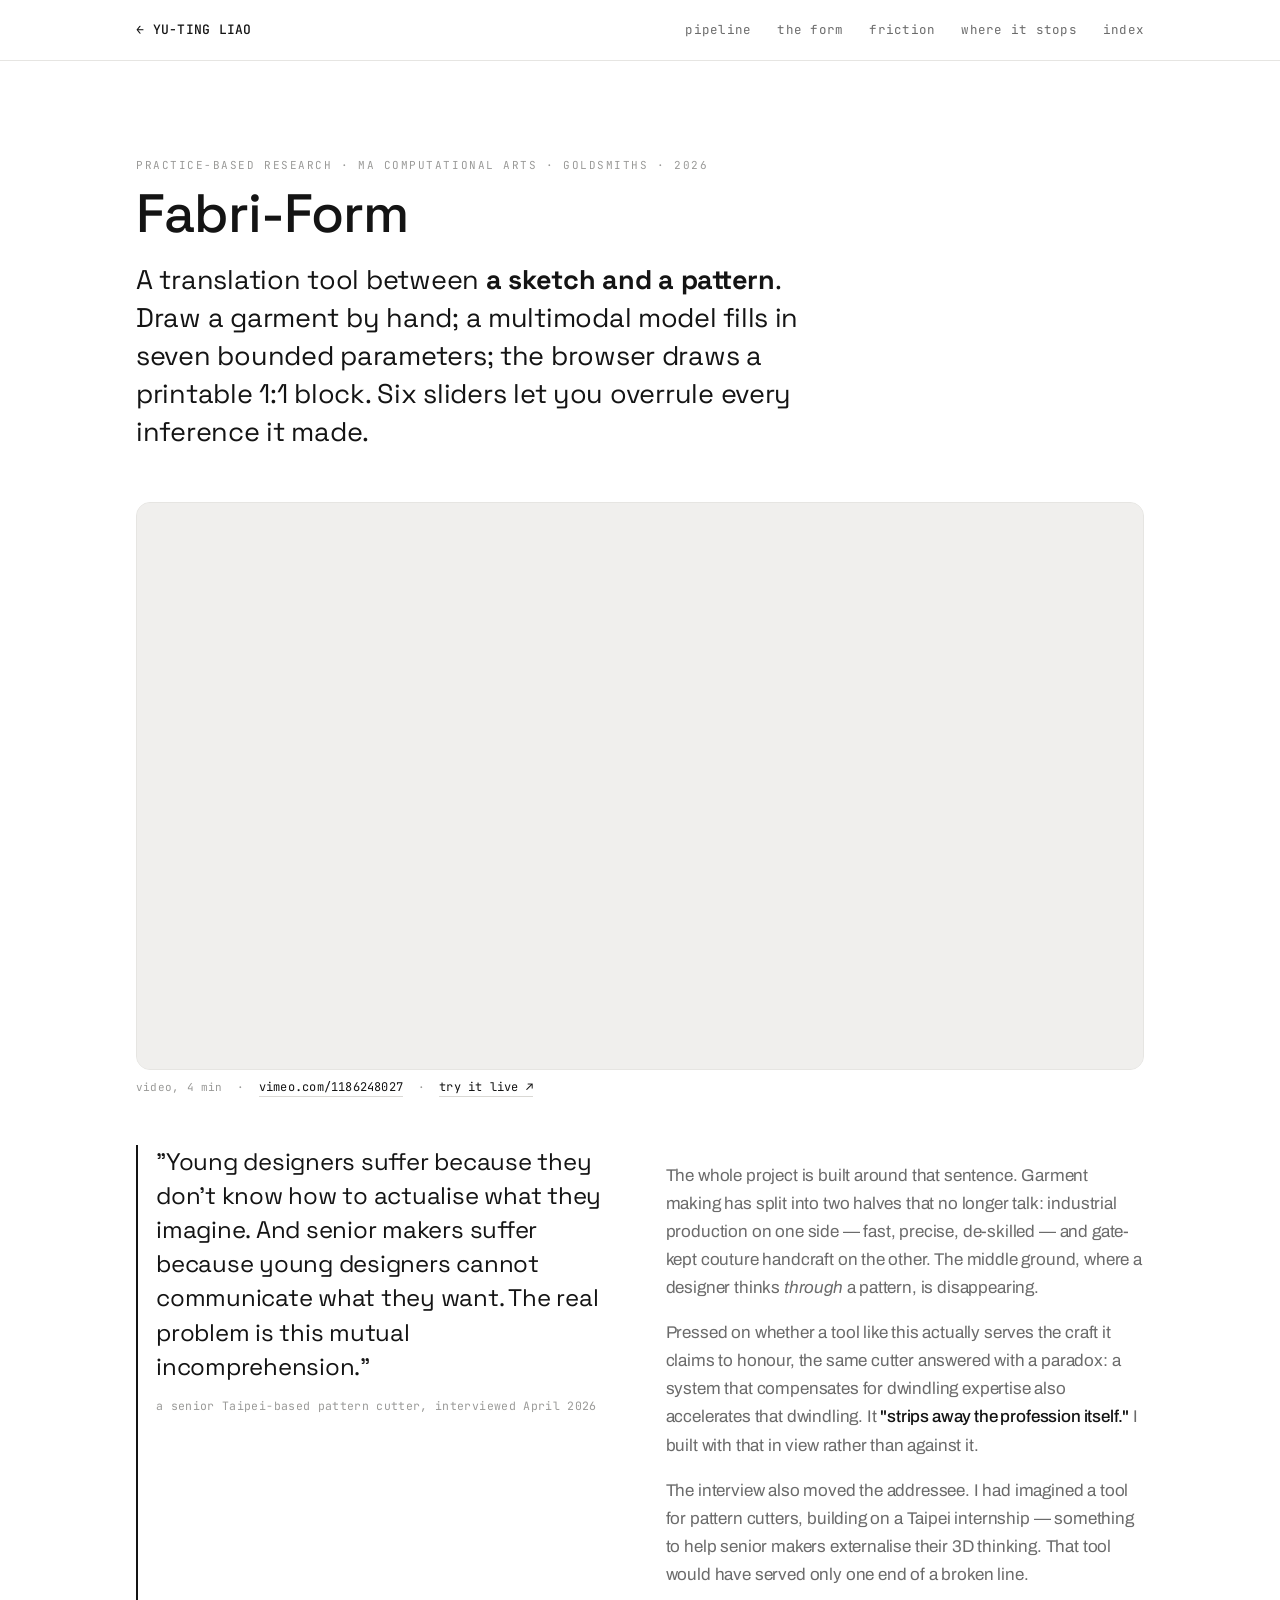
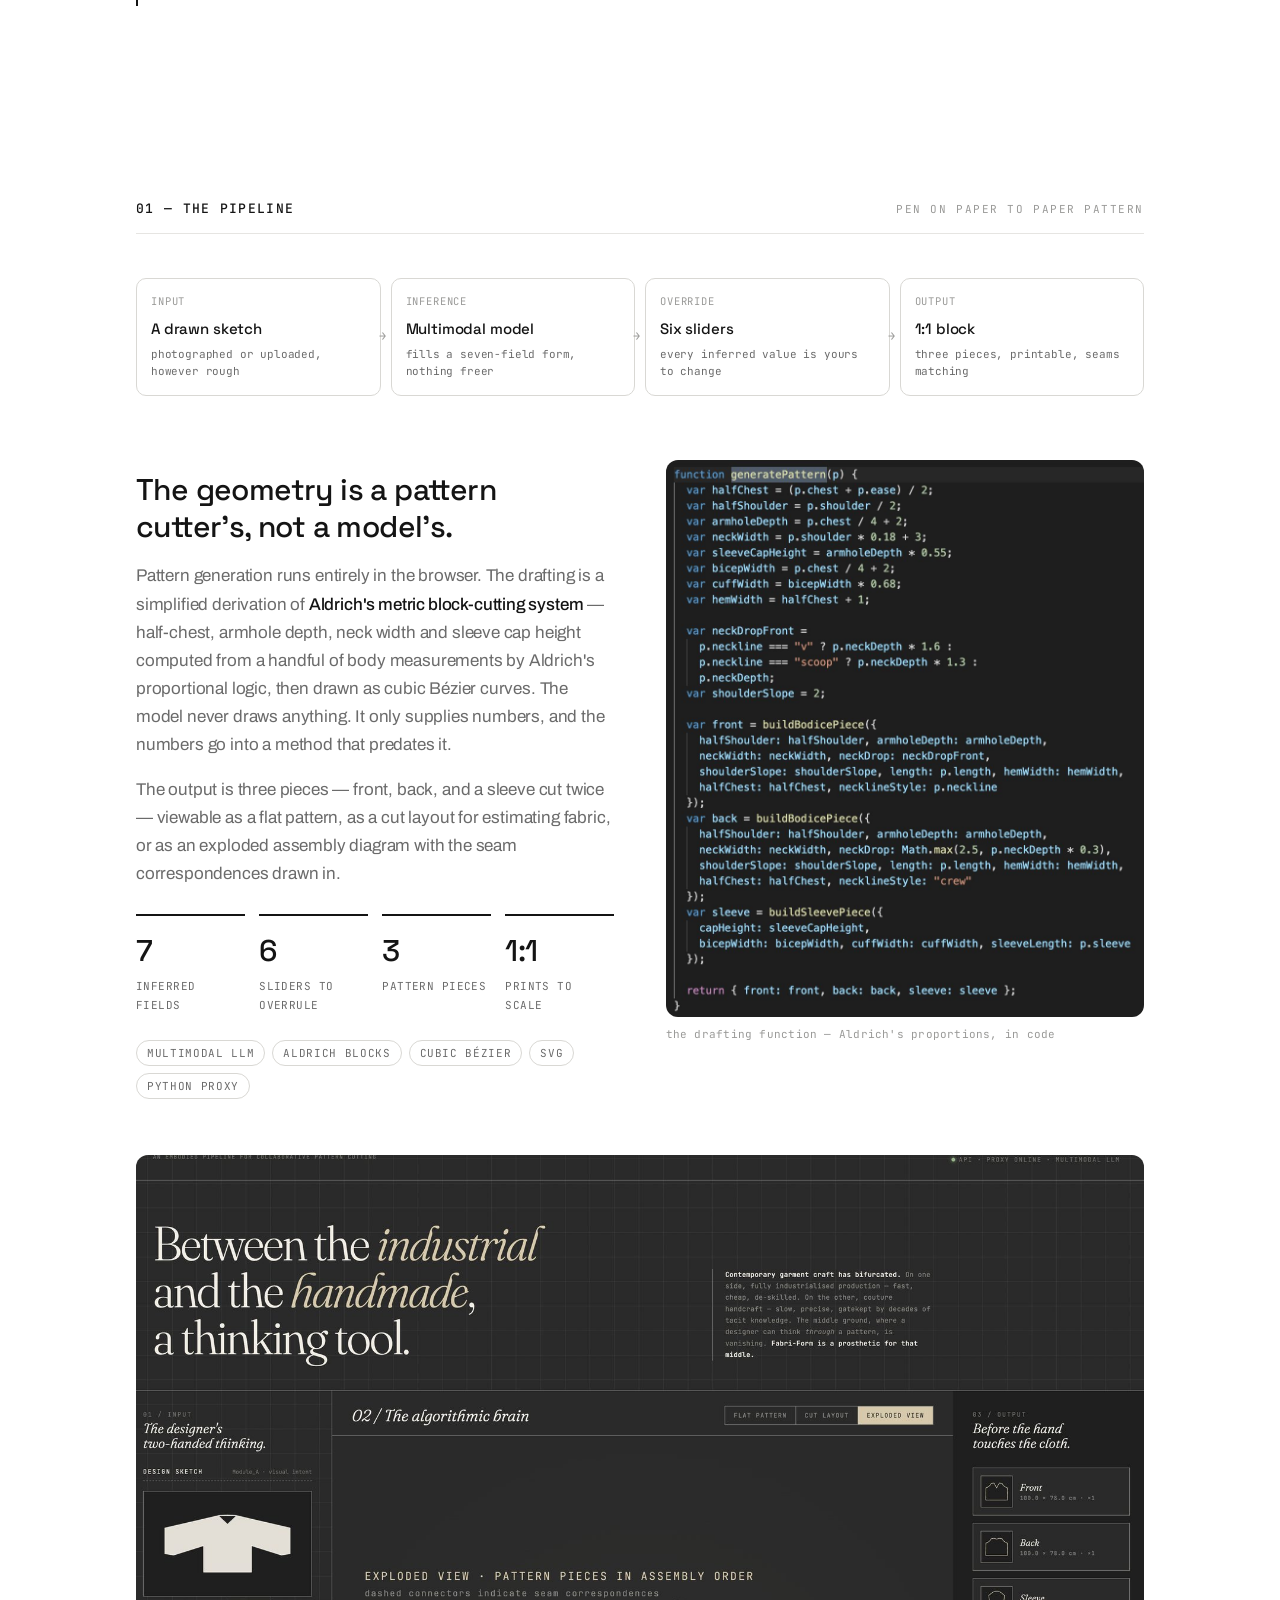
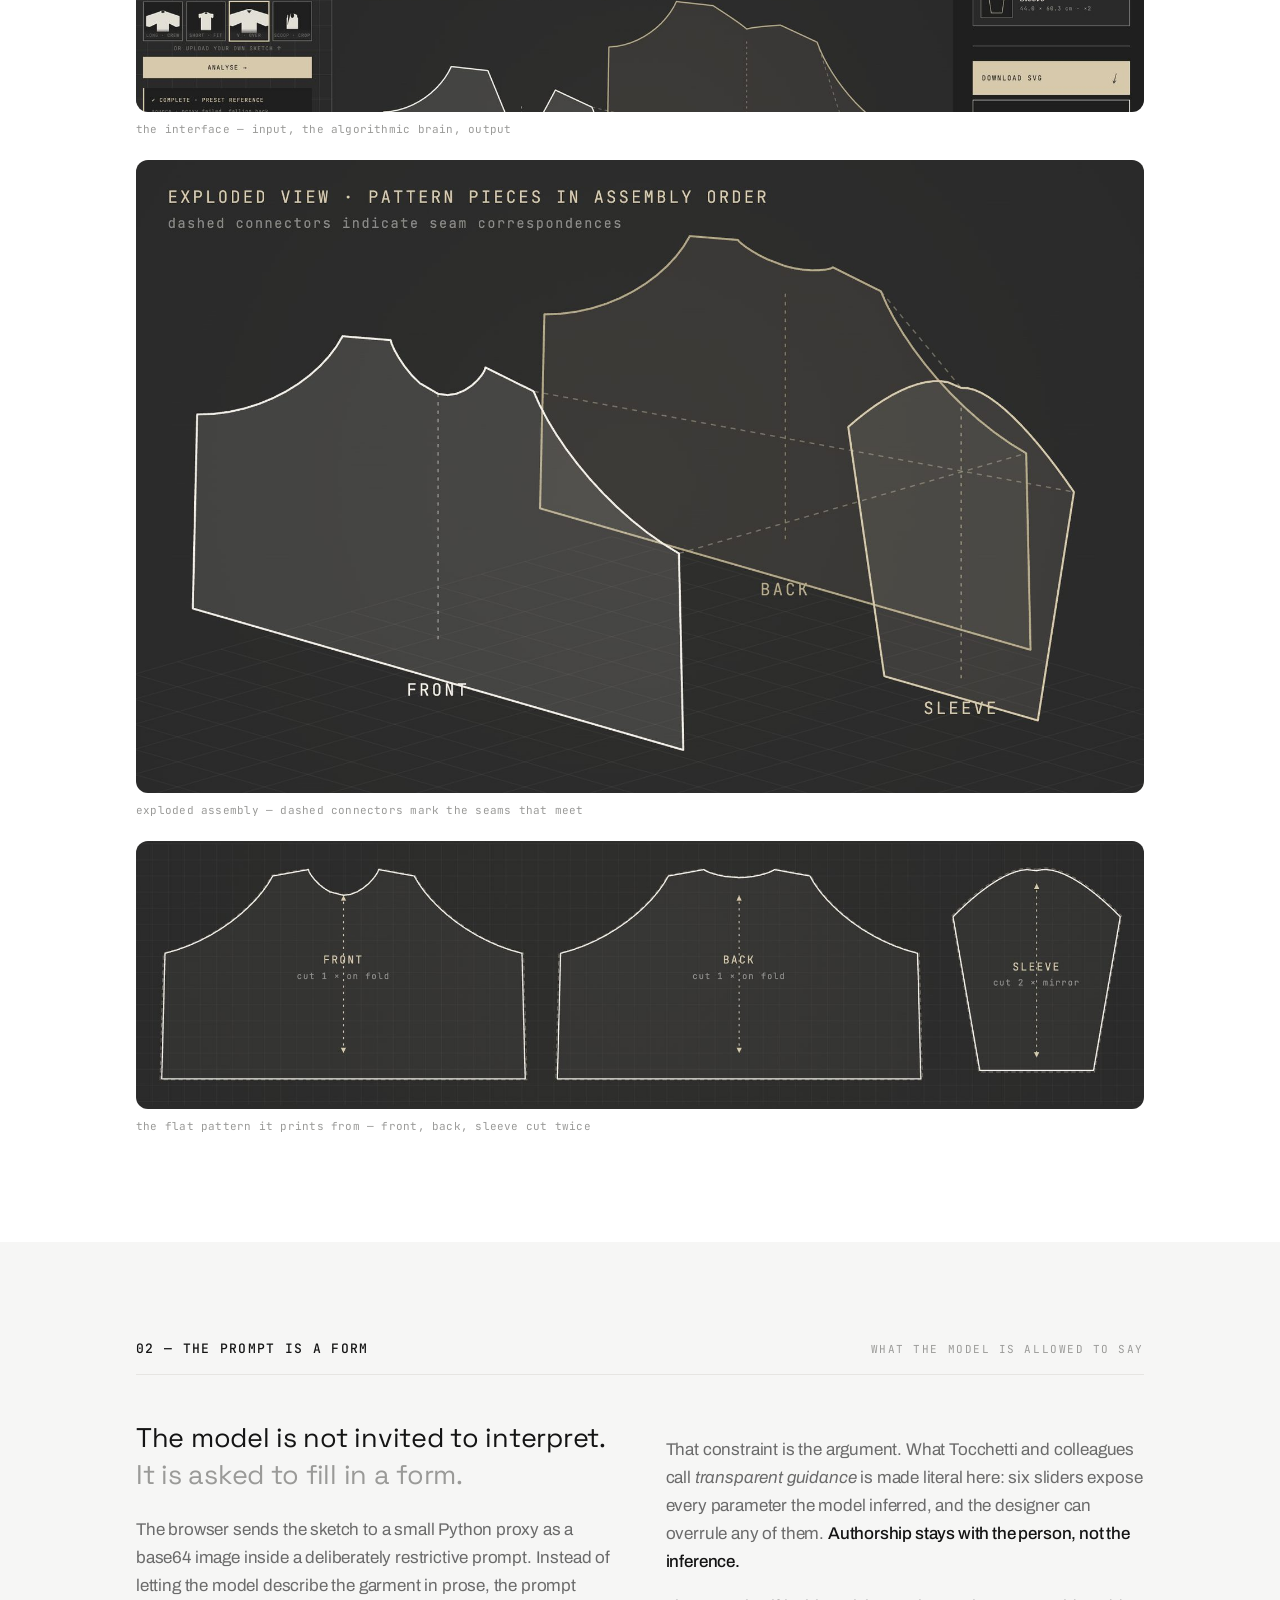
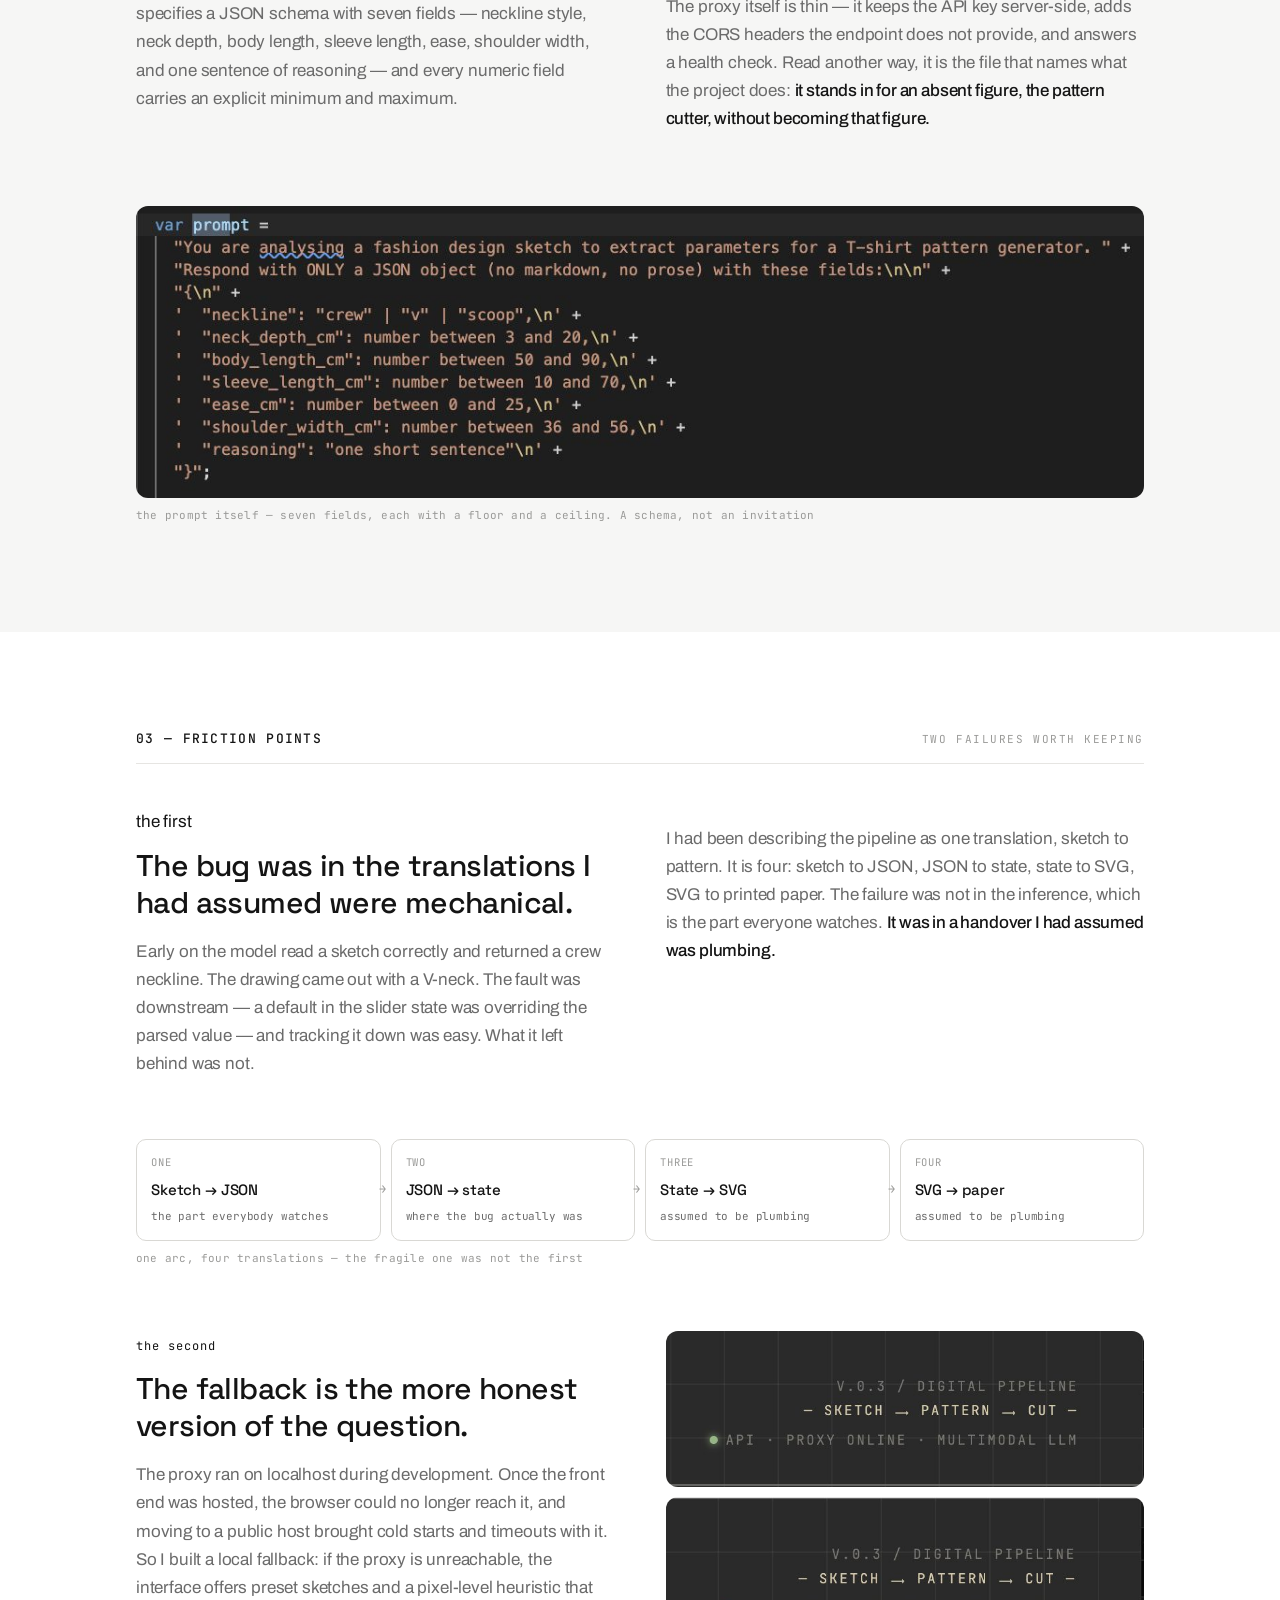
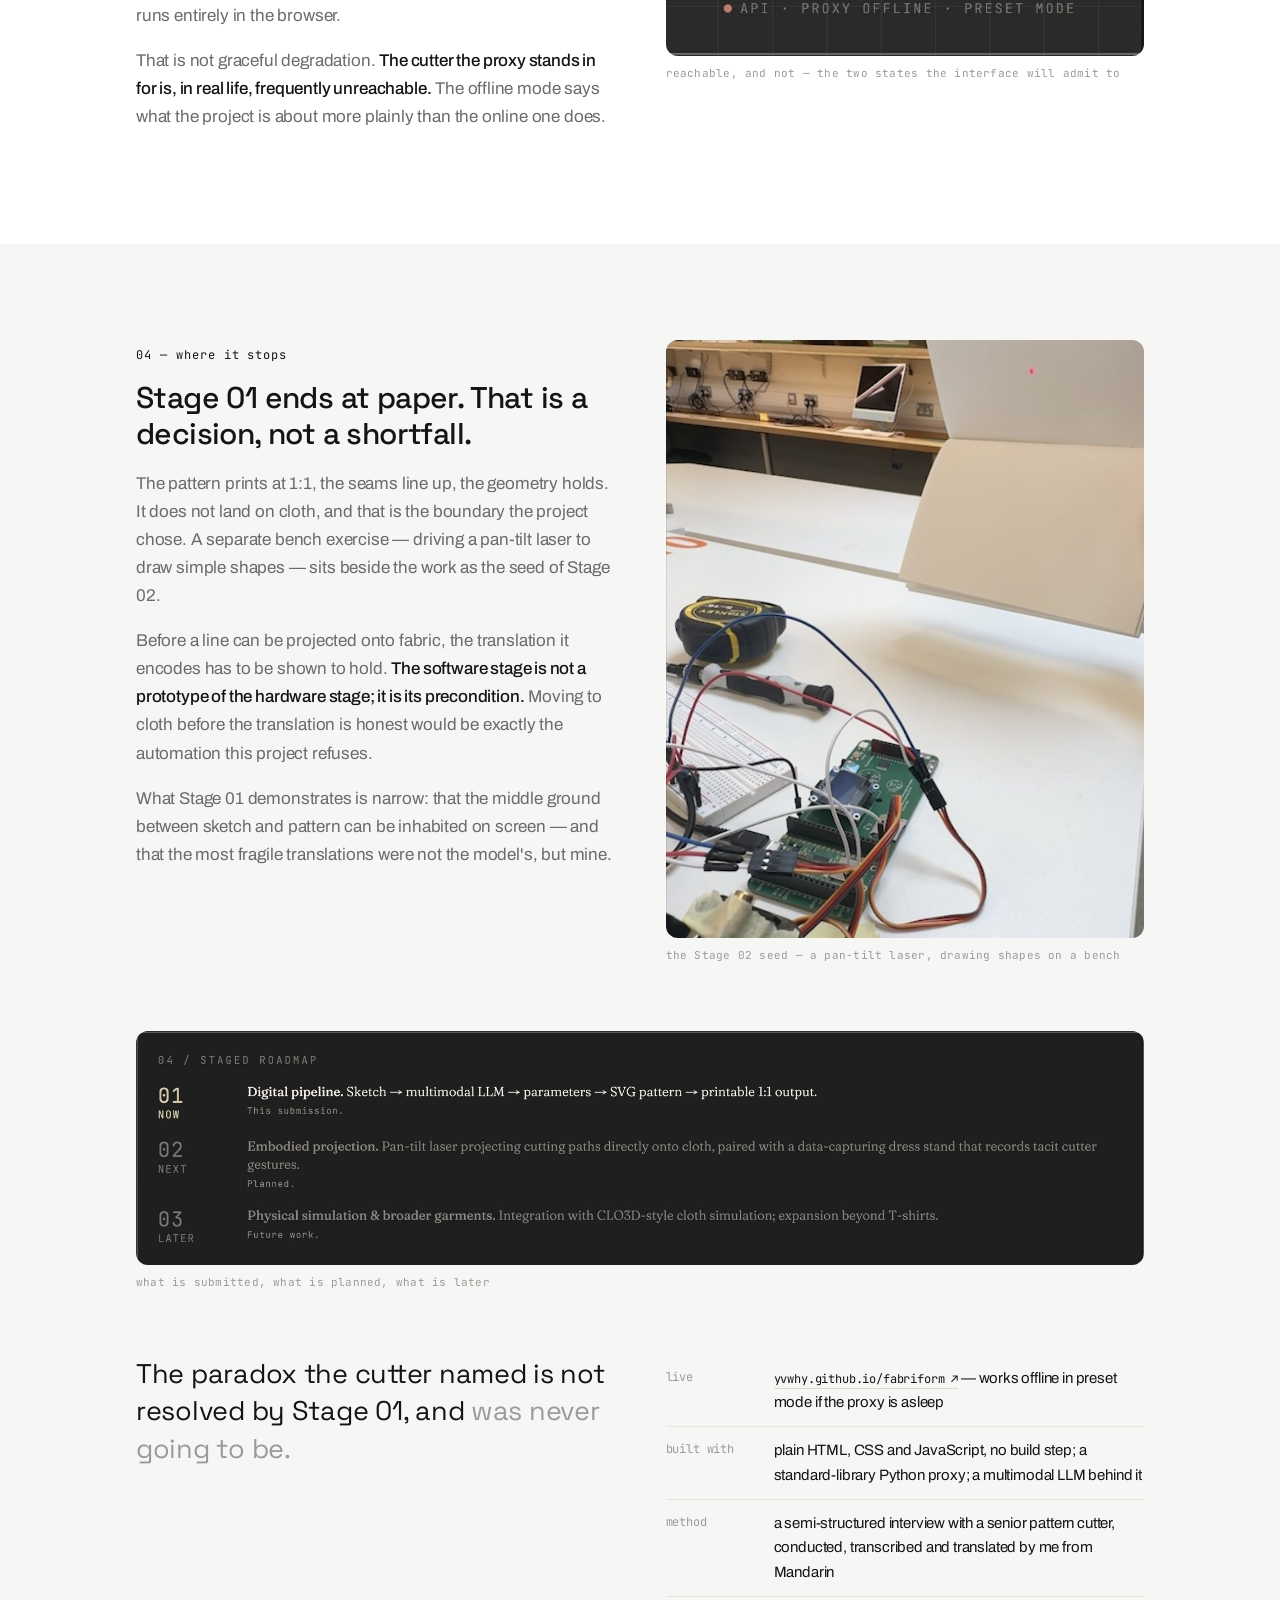
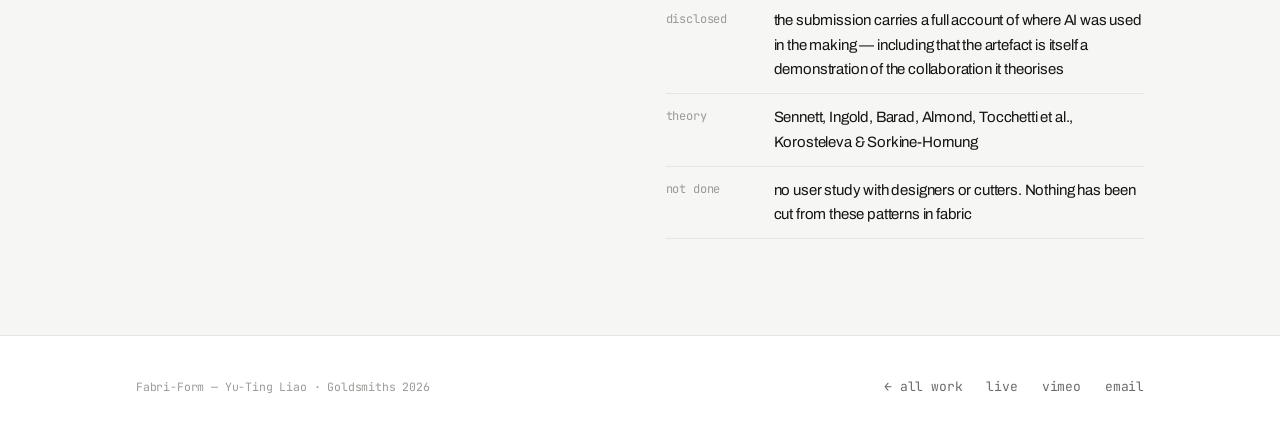
<file: fabri-form.html>
<!DOCTYPE html>
<html lang="en">
<head>
<meta charset="UTF-8" />
<meta name="viewport" content="width=device-width, initial-scale=1.0" />
<title>Fabri-Form — a translation tool between a sketch and a pattern</title>
<meta name="description" content="Fabri-Form: a digital pipeline for collaborative pattern cutting. A hand-drawn sketch goes to a multimodal language model, which fills a bounded parameter schema; the browser draws a printable 1:1 block. Six sliders keep authorship with the designer. AT2 practice-based research, MA Computational Arts, Goldsmiths 2026." />
<meta property="og:title" content="Fabri-Form" />
<meta property="og:description" content="A sketch becomes a printable 1:1 garment block — with every inference left open to be overruled." />
<meta property="og:image" content="https://yvwhy.github.io/media/ff-explode.jpg" />
<link rel="preconnect" href="https://fonts.googleapis.com" />
<link rel="preconnect" href="https://fonts.gstatic.com" crossorigin />
<link href="https://fonts.googleapis.com/css2?family=Archivo:wght@400;500&family=JetBrains+Mono:wght@400;500&family=Space+Grotesk:wght@500&display=swap" rel="stylesheet" />
<link rel="stylesheet" href="styles.css" />
</head>
<body>

<header class="nav">
  <div class="wrap">
    <a class="nav__brand" href="index.html">← YU-TING&nbsp;LIAO</a>
    <button class="nav__toggle" aria-label="Menu" aria-expanded="false">menu</button>
    <nav class="nav__links" id="menu">
      <a href="#pipeline">pipeline</a>
      <a href="#form">the form</a>
      <a href="#friction">friction</a>
      <a href="#paper">where it stops</a>
      <a href="index.html">index</a>
    </nav>
  </div>
</header>

<main>

  <!-- HERO -->
  <section class="hero">
    <div class="wrap">
      <p class="kicker reveal">Practice-based research · MA Computational Arts · Goldsmiths · 2026</p>
      <h1 class="hero__statement reveal">Fabri-Form</h1>
      <p class="lead reveal" style="margin-top:18px; max-width:40ch;">A translation tool between <strong>a sketch and a pattern</strong>. Draw a garment by hand; a multimodal model fills in seven bounded parameters; the browser draws a printable 1:1 block. Six sliders let you overrule every inference it made.</p>
      <div class="hero__media reveal">
        <span class="media">
          <iframe src="https://player.vimeo.com/video/1186248027?app_id=122963&amp;dnt=1&amp;title=0&amp;byline=0&amp;portrait=0" loading="lazy" allow="autoplay; fullscreen; picture-in-picture" allowfullscreen referrerpolicy="strict-origin-when-cross-origin" title="Fabri-Form — video"></iframe>
        </span>
      </div>
      <p class="figcap reveal">video, 4 min &nbsp;·&nbsp; <a class="link" href="https://vimeo.com/1186248027" target="_blank" rel="noopener">vimeo.com/1186248027</a> &nbsp;·&nbsp; <a class="link" href="https://yvwhy.github.io/fabriform/" target="_blank" rel="noopener">try it live ↗</a></p>
    </div>
  </section>

  <!-- THE SENTENCE -->
  <section style="padding-top:0;">
    <div class="wrap">
      <div class="cols">
        <blockquote class="quote reveal">"Young designers suffer because they don't know how to actualise what they imagine. And senior makers suffer because young designers cannot communicate what they want. The real problem is this mutual incomprehension."
          <cite>a senior Taipei-based pattern cutter, interviewed April 2026</cite>
        </blockquote>
        <div class="reveal">
          <p class="prose">The whole project is built around that sentence. Garment making has split into two halves that no longer talk: industrial production on one side — fast, precise, de-skilled — and gate-kept couture handcraft on the other. The middle ground, where a designer thinks <em>through</em> a pattern, is disappearing.</p>
          <p class="prose" style="margin-top:14px;">Pressed on whether a tool like this actually serves the craft it claims to honour, the same cutter answered with a paradox: a system that compensates for dwindling expertise also accelerates that dwindling. It <strong>"strips away the profession itself."</strong> I built with that in view rather than against it.</p>
          <p class="prose" style="margin-top:14px;">The interview also moved the addressee. I had imagined a tool for pattern cutters, building on a Taipei internship — something to help senior makers externalise their 3D thinking. That tool would have served only one end of a broken line.</p>
        </div>
      </div>
    </div>
  </section>

  <!-- 01 — PIPELINE -->
  <section id="pipeline">
    <div class="wrap">
      <div class="section-head reveal"><h2>01 — the pipeline</h2><span class="kicker">pen on paper to paper pattern</span></div>

      <div class="flow reveal">
        <div class="flow__step"><div class="k">input</div><div class="n">A drawn sketch</div><div class="d">photographed or uploaded, however rough</div></div>
        <div class="flow__step"><div class="k">inference</div><div class="n">Multimodal model</div><div class="d">fills a seven-field form, nothing freer</div></div>
        <div class="flow__step"><div class="k">override</div><div class="n">Six sliders</div><div class="d">every inferred value is yours to change</div></div>
        <div class="flow__step"><div class="k">output</div><div class="n">1:1 block</div><div class="d">three pieces, printable, seams matching</div></div>
      </div>

      <div class="block reveal" style="margin-top:clamp(36px,5vw,64px);">
        <div class="block__body">
          <h3>The geometry is a pattern cutter's, not a model's.</h3>
          <p class="prose">Pattern generation runs entirely in the browser. The drafting is a simplified derivation of <strong>Aldrich's metric block-cutting system</strong> — half-chest, armhole depth, neck width and sleeve cap height computed from a handful of body measurements by Aldrich's proportional logic, then drawn as cubic Bézier curves. The model never draws anything. It only supplies numbers, and the numbers go into a method that predates it.</p>
          <p class="prose" style="margin-top:14px;">The output is three pieces — front, back, and a sleeve cut twice — viewable as a flat pattern, as a cut layout for estimating fabric, or as an exploded assembly diagram with the seam correspondences drawn in.</p>
          <div class="specs">
            <div class="spec"><div class="spec__n">7</div><div class="spec__l">inferred fields</div></div>
            <div class="spec"><div class="spec__n">6</div><div class="spec__l">sliders to overrule</div></div>
            <div class="spec"><div class="spec__n">3</div><div class="spec__l">pattern pieces</div></div>
            <div class="spec"><div class="spec__n">1:1</div><div class="spec__l">prints to scale</div></div>
          </div>
          <div class="tag-row">
            <span class="tag">multimodal LLM</span><span class="tag">Aldrich blocks</span><span class="tag">cubic Bézier</span><span class="tag">SVG</span><span class="tag">Python proxy</span>
          </div>
        </div>
        <div class="block__media">
          <span class="media media--contain" style="aspect-ratio:980/1140;"><img src="media/ff-code.jpg" alt="The generatePattern function computing half chest, shoulder, armhole depth, neck width and sleeve cap height, then building front, back and sleeve pieces" loading="lazy" /></span>
          <p class="figcap">the drafting function — Aldrich's proportions, in code</p>
        </div>
      </div>

      <div style="margin-top:clamp(32px,5vw,56px);" class="reveal">
        <span class="media media--contain" style="aspect-ratio:1700/939;"><img src="media/ff-ui.jpg" alt="The Fabri-Form interface: input panel with the sketch on the left, exploded pattern view in the centre, output measurements and download on the right" loading="lazy" /></span>
        <p class="figcap">the interface — input, the algorithmic brain, output</p>
        <span class="media media--contain" style="margin-top:22px; aspect-ratio:1800/1131;"><img src="media/ff-explode.jpg" alt="Exploded view of the pattern pieces in assembly order, with dashed connectors showing seam correspondences" loading="lazy" /></span>
        <p class="figcap">exploded assembly — dashed connectors mark the seams that meet</p>
        <span class="media media--contain" style="margin-top:22px; aspect-ratio:1800/478;"><img src="media/ff-pattern.jpg" alt="The three flat pattern pieces: front, back and sleeve, each labelled with its cut instruction" loading="lazy" /></span>
        <p class="figcap">the flat pattern it prints from — front, back, sleeve cut twice</p>
      </div>
    </div>
  </section>

  <!-- 02 — THE FORM -->
  <section id="form" style="background:var(--bg-soft);">
    <div class="wrap">
      <div class="section-head reveal"><h2>02 — the prompt is a form</h2><span class="kicker">what the model is allowed to say</span></div>
      <div class="cols">
        <div class="reveal">
          <p class="lead">The model is not invited to interpret. <span class="dim">It is asked to fill in a form.</span></p>
          <p class="prose" style="margin-top:22px;">The browser sends the sketch to a small Python proxy as a base64 image inside a deliberately restrictive prompt. Instead of letting the model describe the garment in prose, the prompt specifies a JSON schema with seven fields — neckline style, neck depth, body length, sleeve length, ease, shoulder width, and one sentence of reasoning — and every numeric field carries an explicit minimum and maximum.</p>
        </div>
        <div class="reveal">
          <p class="prose">That constraint is the argument. What Tocchetti and colleagues call <em>transparent guidance</em> is made literal here: six sliders expose every parameter the model inferred, and the designer can overrule any of them. <strong>Authorship stays with the person, not the inference.</strong></p>
          <p class="prose" style="margin-top:14px;">The proxy itself is thin — it keeps the API key server-side, adds the CORS headers the endpoint does not provide, and answers a health check. Read another way, it is the file that names what the project does: <strong>it stands in for an absent figure, the pattern cutter, without becoming that figure.</strong></p>
        </div>
      </div>

      <div style="margin-top:clamp(32px,5vw,56px);" class="reveal">
        <span class="media media--contain" style="aspect-ratio:1076/312;"><img src="media/ff-prompt.jpg" alt="The prompt source: a JSON schema listing neckline, neck depth, body length, sleeve length, ease, shoulder width and reasoning, each with explicit bounds" loading="lazy" /></span>
        <p class="figcap">the prompt itself — seven fields, each with a floor and a ceiling. A schema, not an invitation</p>
      </div>
    </div>
  </section>

  <!-- 03 — FRICTION -->
  <section id="friction">
    <div class="wrap">
      <div class="section-head reveal"><h2>03 — friction points</h2><span class="kicker">two failures worth keeping</span></div>
      <div class="cols reveal">
        <div>
          <span class="num">the first</span>
          <h3 style="font-family:var(--head); font-size:clamp(21px,2.6vw,30px); line-height:1.22; font-weight:500; letter-spacing:-0.02em; margin:12px 0 14px;">The bug was in the translations I had assumed were mechanical.</h3>
          <p class="prose">Early on the model read a sketch correctly and returned a crew neckline. The drawing came out with a V-neck. The fault was downstream — a default in the slider state was overriding the parsed value — and tracking it down was easy. What it left behind was not.</p>
        </div>
        <div>
          <p class="prose">I had been describing the pipeline as one translation, sketch to pattern. It is four: sketch to JSON, JSON to state, state to SVG, SVG to printed paper. The failure was not in the inference, which is the part everyone watches. <strong>It was in a handover I had assumed was plumbing.</strong></p>
        </div>
      </div>

      <div style="margin-top:clamp(28px,4vw,44px);" class="reveal">
        <div class="flow">
          <div class="flow__step"><div class="k">one</div><div class="n">Sketch → JSON</div><div class="d">the part everybody watches</div></div>
          <div class="flow__step"><div class="k">two</div><div class="n">JSON → state</div><div class="d">where the bug actually was</div></div>
          <div class="flow__step"><div class="k">three</div><div class="n">State → SVG</div><div class="d">assumed to be plumbing</div></div>
          <div class="flow__step"><div class="k">four</div><div class="n">SVG → paper</div><div class="d">assumed to be plumbing</div></div>
        </div>
        <p class="figcap">one arc, four translations — the fragile one was not the first</p>
      </div>

      <div class="block block--flip reveal" style="margin-top:clamp(36px,5vw,64px);">
        <div class="block__body">
          <span class="num">the second</span>
          <h3>The fallback is the more honest version of the question.</h3>
          <p class="prose">The proxy ran on localhost during development. Once the front end was hosted, the browser could no longer reach it, and moving to a public host brought cold starts and timeouts with it. So I built a local fallback: if the proxy is unreachable, the interface offers preset sketches and a pixel-level heuristic that runs entirely in the browser.</p>
          <p class="prose" style="margin-top:14px;">That is not graceful degradation. <strong>The cutter the proxy stands in for is, in real life, frequently unreachable.</strong> The offline mode says what the project is about more plainly than the online one does.</p>
        </div>
        <div class="block__media">
          <span class="media media--contain" style="aspect-ratio:712/232;"><img src="media/ff-online.jpg" alt="The interface status bar reading: API, proxy online, multimodal LLM, with a green indicator" loading="lazy" /></span>
          <span class="media media--contain" style="margin-top:10px; aspect-ratio:704/234;"><img src="media/ff-offline.jpg" alt="The same status bar reading: API, proxy offline, preset mode, with a red indicator" loading="lazy" /></span>
          <p class="figcap">reachable, and not — the two states the interface will admit to</p>
        </div>
      </div>
    </div>
  </section>

  <!-- 04 — WHERE IT STOPS -->
  <section id="paper" style="background:var(--bg-soft);">
    <div class="wrap">
      <div class="block block--flip reveal">
        <div class="block__body">
          <span class="num">04 — where it stops</span>
          <h3>Stage 01 ends at paper. That is a decision, not a shortfall.</h3>
          <p class="prose">The pattern prints at 1:1, the seams line up, the geometry holds. It does not land on cloth, and that is the boundary the project chose. A separate bench exercise — driving a pan-tilt laser to draw simple shapes — sits beside the work as the seed of Stage 02.</p>
          <p class="prose" style="margin-top:14px;">Before a line can be projected onto fabric, the translation it encodes has to be shown to hold. <strong>The software stage is not a prototype of the hardware stage; it is its precondition.</strong> Moving to cloth before the translation is honest would be exactly the automation this project refuses.</p>
          <p class="prose" style="margin-top:14px;">What Stage 01 demonstrates is narrow: that the middle ground between sketch and pattern can be inhabited on screen — and that the most fragile translations were not the model's, but mine.</p>
        </div>
        <div class="block__media">
          <span class="media media--tall"><img src="media/ff-laser.jpg" alt="A bench test: a pan-tilt rig with a laser aimed at a white board, wired to a microcontroller" loading="lazy" /></span>
          <p class="figcap">the Stage 02 seed — a pan-tilt laser, drawing shapes on a bench</p>
        </div>
      </div>

      <div style="margin-top:clamp(32px,5vw,56px);" class="reveal">
        <span class="media media--contain" style="aspect-ratio:1800/417;"><img src="media/ff-stage.jpg" alt="A three-stage roadmap: 01 the digital pipeline, now; 02 embodied projection with a pan-tilt laser, planned; 03 physical simulation and broader garments, future" loading="lazy" /></span>
        <p class="figcap">what is submitted, what is planned, what is later</p>
      </div>

      <div class="cols reveal" style="margin-top:clamp(36px,5vw,64px);">
        <div>
          <p class="lead">The paradox the cutter named is not resolved by Stage 01, and <span class="dim">was never going to be.</span></p>
        </div>
        <div>
          <ul class="facts">
            <li><span>live</span><span><a class="link" href="https://yvwhy.github.io/fabriform/" target="_blank" rel="noopener">yvwhy.github.io/fabriform ↗</a> — works offline in preset mode if the proxy is asleep</span></li>
            <li><span>built with</span><span>plain HTML, CSS and JavaScript, no build step; a standard-library Python proxy; a multimodal LLM behind it</span></li>
            <li><span>method</span><span>a semi-structured interview with a senior pattern cutter, conducted, transcribed and translated by me from Mandarin</span></li>
            <li><span>disclosed</span><span>the submission carries a full account of where AI was used in the making — including that the artefact is itself a demonstration of the collaboration it theorises</span></li>
            <li><span>theory</span><span>Sennett, Ingold, Barad, Almond, Tocchetti et al., Korosteleva &amp; Sorkine-Hornung</span></li>
            <li><span>not done</span><span>no user study with designers or cutters. Nothing has been cut from these patterns in fabric</span></li>
          </ul>
        </div>
      </div>
    </div>
  </section>

</main>

<footer class="foot">
  <div class="wrap">
    <span class="foot__note">Fabri-Form — Yu-Ting Liao · Goldsmiths 2026</span>
    <span style="display:flex; gap:24px;">
      <a href="index.html">← all work</a>
      <a href="https://yvwhy.github.io/fabriform/" target="_blank" rel="noopener">live</a>
      <a href="https://vimeo.com/1186248027" target="_blank" rel="noopener">vimeo</a>
      <a href="mailto:yvw.liao@gmail.com">email</a>
    </span>
  </div>
</footer>

<script src="main.js"></script>
</body>
</html>
</file>
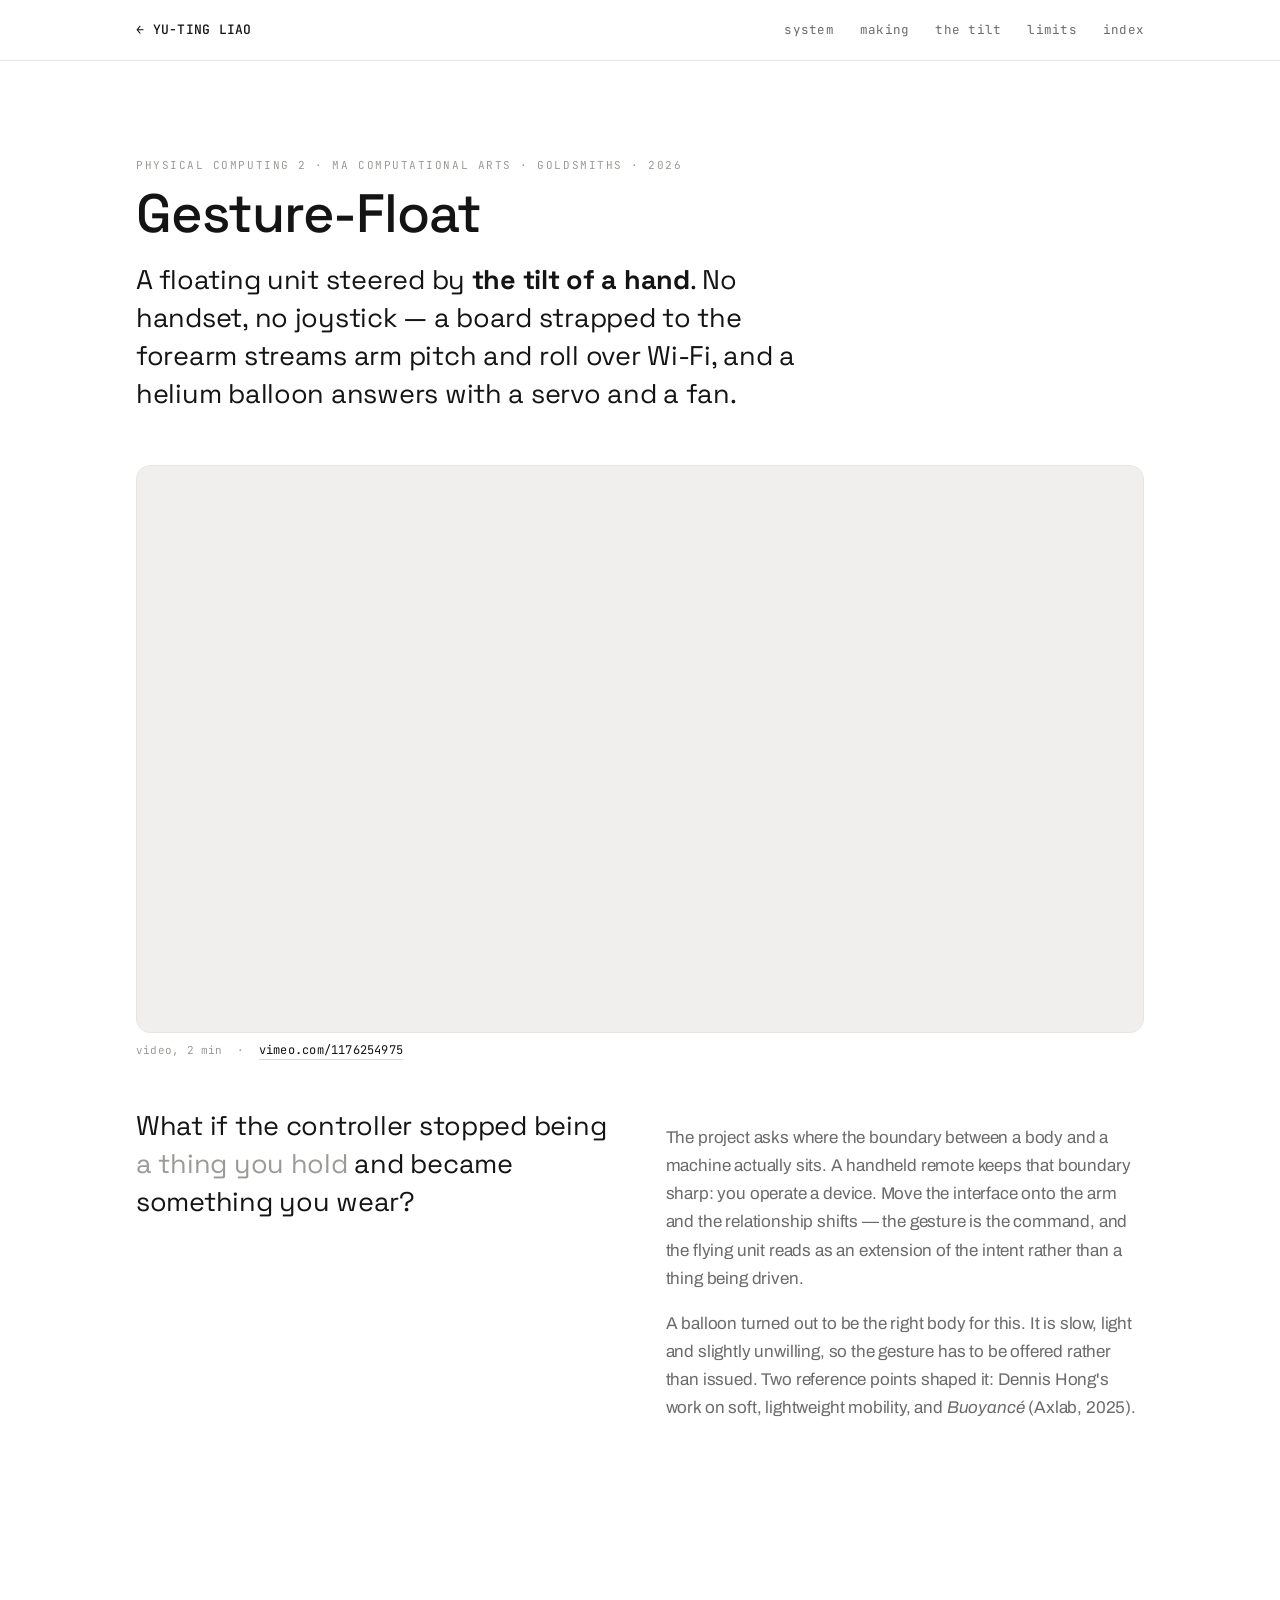
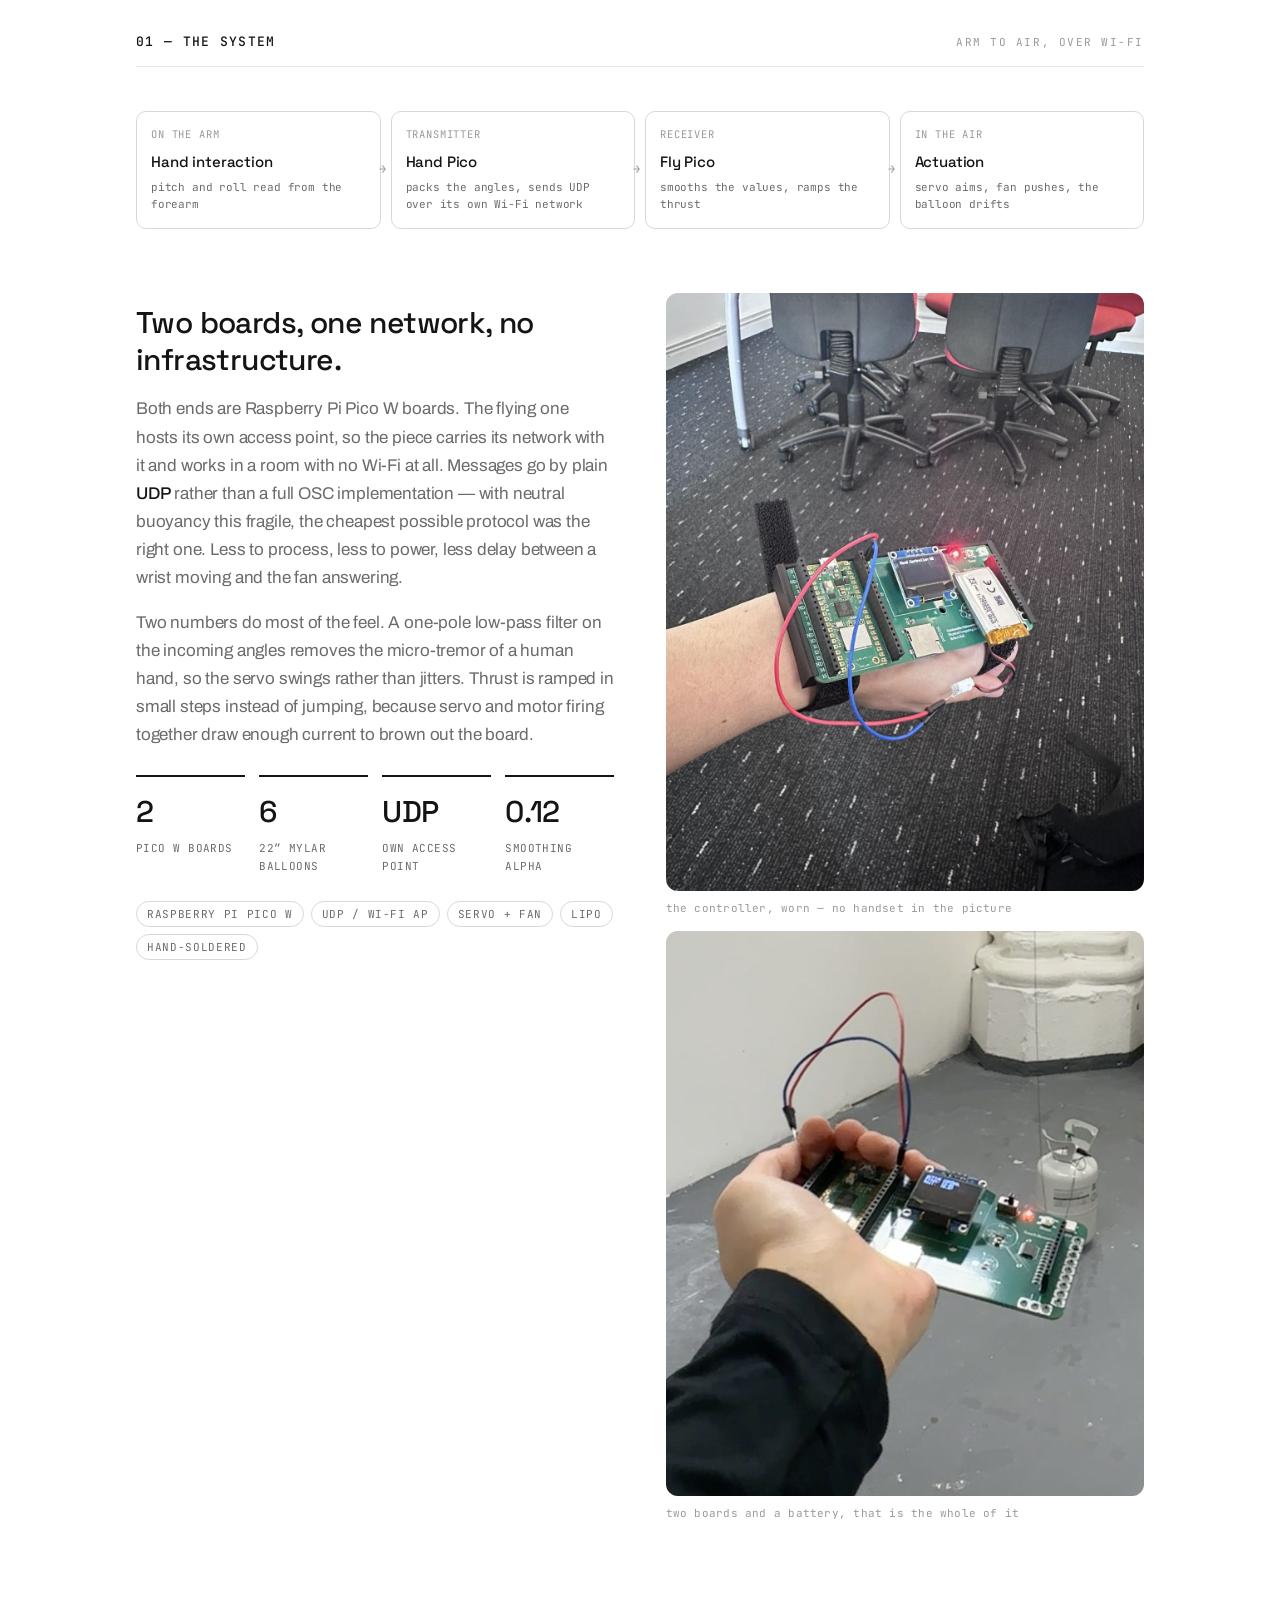
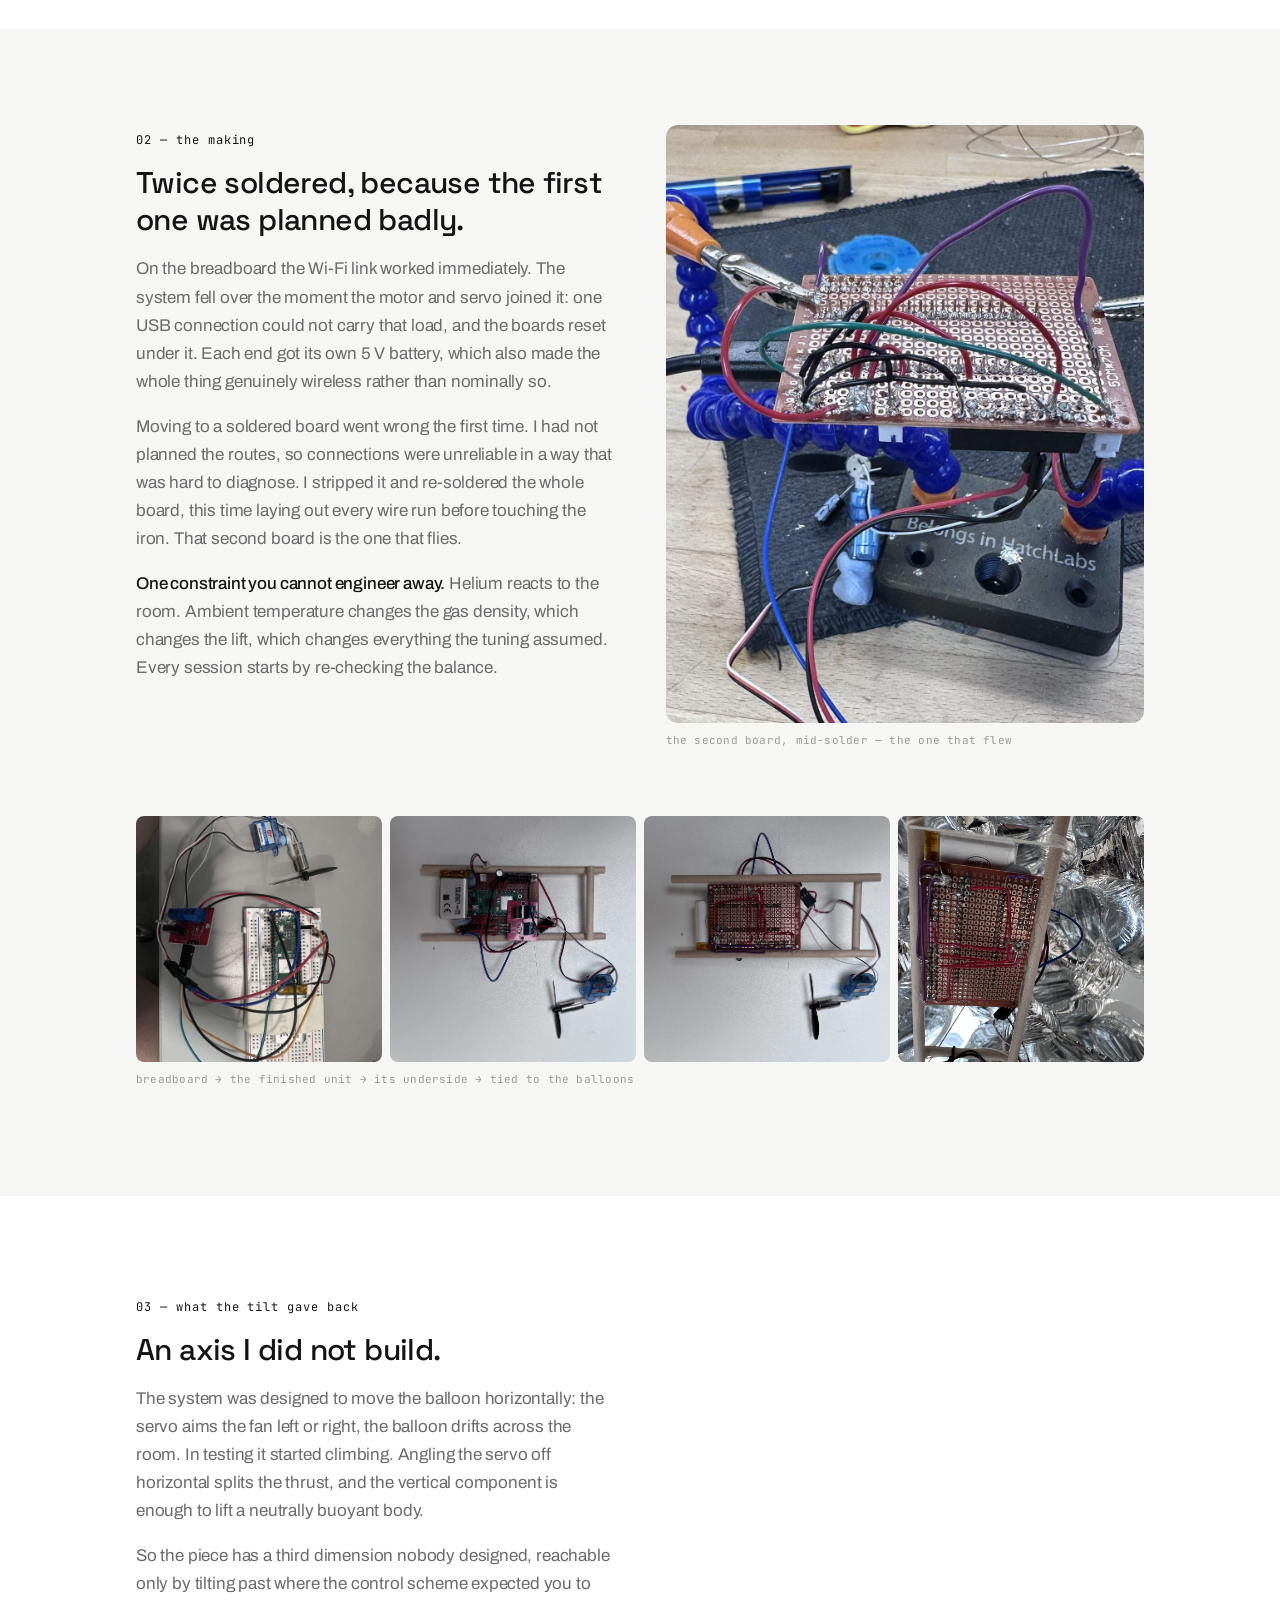
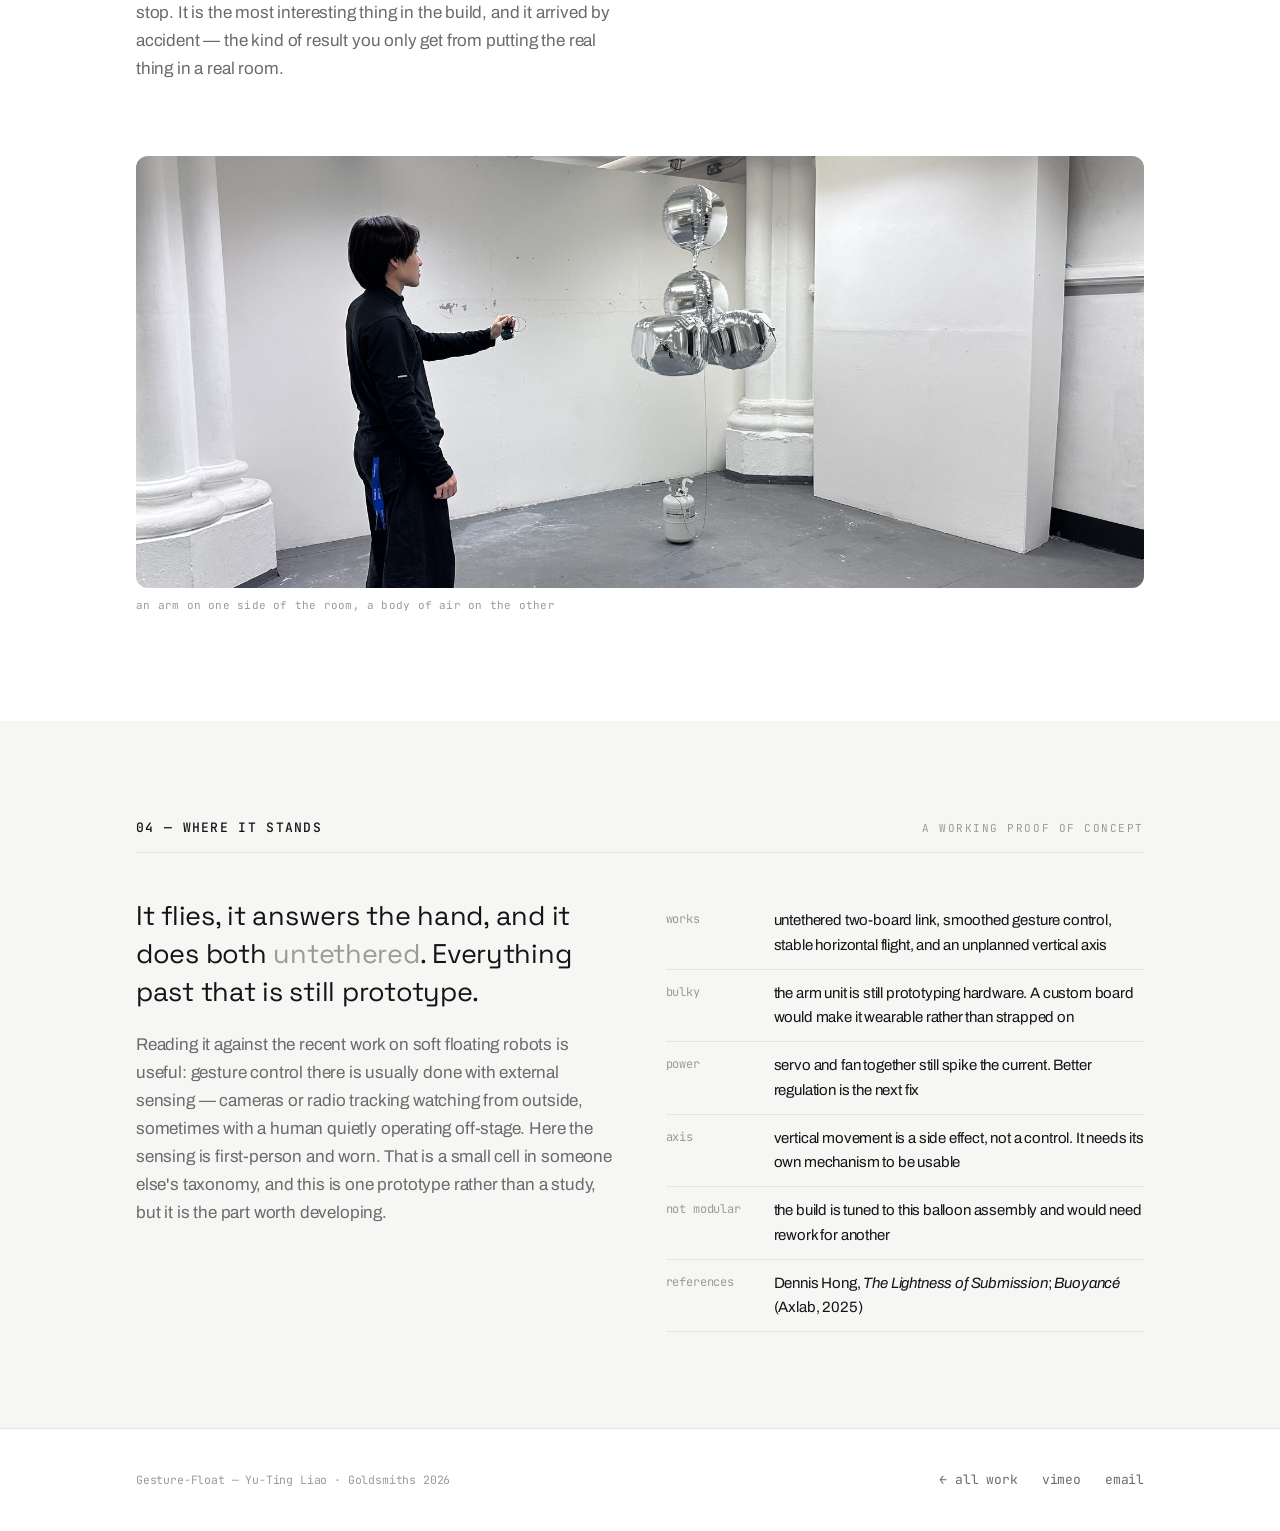
<file: gesture-float.html>
<!DOCTYPE html>
<html lang="en">
<head>
<meta charset="UTF-8" />
<meta name="viewport" content="width=device-width, initial-scale=1.0" />
<title>Gesture-Float — a floating unit steered by the arm</title>
<meta name="description" content="Gesture-Float: a wireless flying unit with embodied control. An arm-mounted Pico W streams arm pitch and roll over Wi-Fi to a helium balloon unit that answers with a servo and a fan. Physical Computing 2, MA Computational Arts, Goldsmiths 2026." />
<meta property="og:title" content="Gesture-Float" />
<meta property="og:description" content="A helium balloon unit steered by the tilt of a hand, over Wi-Fi, on hand-soldered circuits." />
<meta property="og:image" content="https://yvwhy.github.io/media/gf-room.jpg" />
<link rel="preconnect" href="https://fonts.googleapis.com" />
<link rel="preconnect" href="https://fonts.gstatic.com" crossorigin />
<link href="https://fonts.googleapis.com/css2?family=Archivo:wght@400;500&family=JetBrains+Mono:wght@400;500&family=Space+Grotesk:wght@500&display=swap" rel="stylesheet" />
<link rel="stylesheet" href="styles.css" />
</head>
<body>

<header class="nav">
  <div class="wrap">
    <a class="nav__brand" href="index.html">← YU-TING&nbsp;LIAO</a>
    <button class="nav__toggle" aria-label="Menu" aria-expanded="false">menu</button>
    <nav class="nav__links" id="menu">
      <a href="#system">system</a>
      <a href="#making">making</a>
      <a href="#tilt">the tilt</a>
      <a href="#limits">limits</a>
      <a href="index.html">index</a>
    </nav>
  </div>
</header>

<main>

  <!-- HERO -->
  <section class="hero">
    <div class="wrap">
      <p class="kicker reveal">Physical Computing 2 · MA Computational Arts · Goldsmiths · 2026</p>
      <h1 class="hero__statement reveal">Gesture-Float</h1>
      <p class="lead reveal" style="margin-top:18px; max-width:40ch;">A floating unit steered by <strong>the tilt of a hand</strong>. No handset, no joystick — a board strapped to the forearm streams arm pitch and roll over Wi-Fi, and a helium balloon answers with a servo and a fan.</p>
      <div class="hero__media reveal">
        <span class="media">
          <iframe src="https://player.vimeo.com/video/1176254975?app_id=122963&amp;dnt=1&amp;title=0&amp;byline=0&amp;portrait=0" loading="lazy" allow="autoplay; fullscreen; picture-in-picture" allowfullscreen referrerpolicy="strict-origin-when-cross-origin" title="Gesture-Float — video"></iframe>
        </span>
      </div>
      <p class="figcap reveal">video, 2 min &nbsp;·&nbsp; <a class="link" href="https://vimeo.com/1176254975" target="_blank" rel="noopener">vimeo.com/1176254975</a></p>
    </div>
  </section>

  <!-- THE QUESTION -->
  <section style="padding-top:0;">
    <div class="wrap">
      <div class="cols">
        <p class="lead reveal" style="max-width:32ch;">What if the controller stopped being <span class="dim">a thing you hold</span> and became something you wear?</p>
        <div class="reveal">
          <p class="prose">The project asks where the boundary between a body and a machine actually sits. A handheld remote keeps that boundary sharp: you operate a device. Move the interface onto the arm and the relationship shifts — the gesture is the command, and the flying unit reads as an extension of the intent rather than a thing being driven.</p>
          <p class="prose" style="margin-top:14px;">A balloon turned out to be the right body for this. It is slow, light and slightly unwilling, so the gesture has to be offered rather than issued. Two reference points shaped it: Dennis Hong's work on soft, lightweight mobility, and <em>Buoyancé</em> (Axlab, 2025).</p>
        </div>
      </div>
    </div>
  </section>

  <!-- 01 — SYSTEM -->
  <section id="system">
    <div class="wrap">
      <div class="section-head reveal"><h2>01 — the system</h2><span class="kicker">arm to air, over Wi-Fi</span></div>

      <div class="flow reveal">
        <div class="flow__step"><div class="k">on the arm</div><div class="n">Hand interaction</div><div class="d">pitch and roll read from the forearm</div></div>
        <div class="flow__step"><div class="k">transmitter</div><div class="n">Hand Pico</div><div class="d">packs the angles, sends UDP over its own Wi-Fi network</div></div>
        <div class="flow__step"><div class="k">receiver</div><div class="n">Fly Pico</div><div class="d">smooths the values, ramps the thrust</div></div>
        <div class="flow__step"><div class="k">in the air</div><div class="n">Actuation</div><div class="d">servo aims, fan pushes, the balloon drifts</div></div>
      </div>

      <div class="block reveal" style="margin-top:clamp(36px,5vw,64px);">
        <div class="block__body">
          <h3>Two boards, one network, no infrastructure.</h3>
          <p class="prose">Both ends are Raspberry Pi Pico W boards. The flying one hosts its own access point, so the piece carries its network with it and works in a room with no Wi-Fi at all. Messages go by plain <strong>UDP</strong> rather than a full OSC implementation — with neutral buoyancy this fragile, the cheapest possible protocol was the right one. Less to process, less to power, less delay between a wrist moving and the fan answering.</p>
          <p class="prose" style="margin-top:14px;">Two numbers do most of the feel. A one-pole low-pass filter on the incoming angles removes the micro-tremor of a human hand, so the servo swings rather than jitters. Thrust is ramped in small steps instead of jumping, because servo and motor firing together draw enough current to brown out the board.</p>
          <div class="specs">
            <div class="spec"><div class="spec__n">2</div><div class="spec__l">Pico W boards</div></div>
            <div class="spec"><div class="spec__n">6</div><div class="spec__l">22″ mylar balloons</div></div>
            <div class="spec"><div class="spec__n">UDP</div><div class="spec__l">own access point</div></div>
            <div class="spec"><div class="spec__n">0.12</div><div class="spec__l">smoothing alpha</div></div>
          </div>
          <div class="tag-row">
            <span class="tag">Raspberry Pi Pico W</span><span class="tag">UDP / Wi-Fi AP</span><span class="tag">servo + fan</span><span class="tag">LiPo</span><span class="tag">hand-soldered</span>
          </div>
        </div>
        <div class="block__media">
          <span class="media media--tall"><img src="media/gf-worn.jpg" alt="The controller worn on a forearm: a Pico W and a sensor board strapped along the arm, wired together" loading="lazy" /></span>
          <p class="figcap">the controller, worn — no handset in the picture</p>
          <span class="media media--contain" style="margin-top:14px; aspect-ratio:754/890;"><img src="media/gf-hand.jpg" alt="The same unit held up: a Pico W beside a small inertial sensor board" loading="lazy" /></span>
          <p class="figcap">two boards and a battery, that is the whole of it</p>
        </div>
      </div>
    </div>
  </section>

  <!-- 02 — MAKING -->
  <section id="making" style="background:var(--bg-soft);">
    <div class="wrap">
      <div class="block block--flip reveal">
        <div class="block__body">
          <span class="num">02 — the making</span>
          <h3>Twice soldered, because the first one was planned badly.</h3>
          <p class="prose">On the breadboard the Wi-Fi link worked immediately. The system fell over the moment the motor and servo joined it: one USB connection could not carry that load, and the boards reset under it. Each end got its own 5&nbsp;V battery, which also made the whole thing genuinely wireless rather than nominally so.</p>
          <p class="prose" style="margin-top:14px;">Moving to a soldered board went wrong the first time. I had not planned the routes, so connections were unreliable in a way that was hard to diagnose. I stripped it and re-soldered the whole board, this time laying out every wire run before touching the iron. That second board is the one that flies.</p>
          <p class="prose" style="margin-top:14px;"><strong>One constraint you cannot engineer away.</strong> Helium reacts to the room. Ambient temperature changes the gas density, which changes the lift, which changes everything the tuning assumed. Every session starts by re-checking the balance.</p>
        </div>
        <div class="block__media">
          <span class="media media--tall"><img src="media/gf-soldering.jpg" alt="The circuit part-way through being soldered onto perfboard, held in a clamp on a cluttered workbench" loading="lazy" /></span>
          <p class="figcap">the second board, mid-solder — the one that flew</p>
        </div>
      </div>

      <div style="margin-top:clamp(32px,5vw,56px);" class="reveal">
        <div class="wall wall--4">
          <span class="media"><img src="media/gf-proto.jpg" alt="The first prototype on a breadboard with the servo, propeller and wiring laid out" loading="lazy" /></span>
          <span class="media"><img src="media/gf-rig.jpg" alt="The finished flying unit: a light wooden frame carrying the soldered board, battery, servo and propeller" loading="lazy" /></span>
          <span class="media"><img src="media/gf-rig-back.jpg" alt="The underside of the finished unit showing the soldered connections" loading="lazy" /></span>
          <span class="media"><img src="media/gf-rigged.jpg" alt="The soldered board fixed to its wooden frame and tied to the mylar balloons" loading="lazy" /></span>
        </div>
        <p class="figcap">breadboard → the finished unit → its underside → tied to the balloons</p>
      </div>
    </div>
  </section>

  <!-- 03 — THE TILT -->
  <section id="tilt">
    <div class="wrap">
      <div class="block reveal">
        <div class="block__body">
          <span class="num">03 — what the tilt gave back</span>
          <h3>An axis I did not build.</h3>
          <p class="prose">The system was designed to move the balloon horizontally: the servo aims the fan left or right, the balloon drifts across the room. In testing it started climbing. Angling the servo off horizontal splits the thrust, and the vertical component is enough to lift a neutrally buoyant body.</p>
          <p class="prose" style="margin-top:14px;">So the piece has a third dimension nobody designed, reachable only by tilting past where the control scheme expected you to stop. It is the most interesting thing in the build, and it arrived by accident — the kind of result you only get from putting the real thing in a real room.</p>
        </div>
      </div>

      <div style="margin-top:clamp(32px,5vw,56px);" class="reveal">
        <span class="media media--wide"><img src="media/gf-room.jpg" alt="A person standing in a white studio with an arm raised, the balloon unit floating in the air across the room" loading="lazy" /></span>
        <p class="figcap">an arm on one side of the room, a body of air on the other</p>
      </div>
    </div>
  </section>

  <!-- 04 — LIMITS -->
  <section id="limits" style="background:var(--bg-soft);">
    <div class="wrap">
      <div class="section-head reveal"><h2>04 — where it stands</h2><span class="kicker">a working proof of concept</span></div>
      <div class="cols">
        <div class="reveal">
          <p class="lead">It flies, it answers the hand, and it does both <span class="dim">untethered</span>. Everything past that is still prototype.</p>
          <p class="prose" style="margin-top:20px;">Reading it against the recent work on soft floating robots is useful: gesture control there is usually done with external sensing — cameras or radio tracking watching from outside, sometimes with a human quietly operating off-stage. Here the sensing is first-person and worn. That is a small cell in someone else's taxonomy, and this is one prototype rather than a study, but it is the part worth developing.</p>
        </div>
        <div class="reveal">
          <ul class="facts">
            <li><span>works</span><span>untethered two-board link, smoothed gesture control, stable horizontal flight, and an unplanned vertical axis</span></li>
            <li><span>bulky</span><span>the arm unit is still prototyping hardware. A custom board would make it wearable rather than strapped on</span></li>
            <li><span>power</span><span>servo and fan together still spike the current. Better regulation is the next fix</span></li>
            <li><span>axis</span><span>vertical movement is a side effect, not a control. It needs its own mechanism to be usable</span></li>
            <li><span>not modular</span><span>the build is tuned to this balloon assembly and would need rework for another</span></li>
            <li><span>references</span><span>Dennis Hong, <em>The Lightness of Submission</em>; <em>Buoyancé</em> (Axlab, 2025)</span></li>
          </ul>
        </div>
      </div>
    </div>
  </section>

</main>

<footer class="foot">
  <div class="wrap">
    <span class="foot__note">Gesture-Float — Yu-Ting Liao · Goldsmiths 2026</span>
    <span style="display:flex; gap:24px;">
      <a href="index.html">← all work</a>
      <a href="https://vimeo.com/1176254975" target="_blank" rel="noopener">vimeo</a>
      <a href="mailto:yvw.liao@gmail.com">email</a>
    </span>
  </div>
</footer>

<script src="main.js"></script>
</body>
</html>
</file>
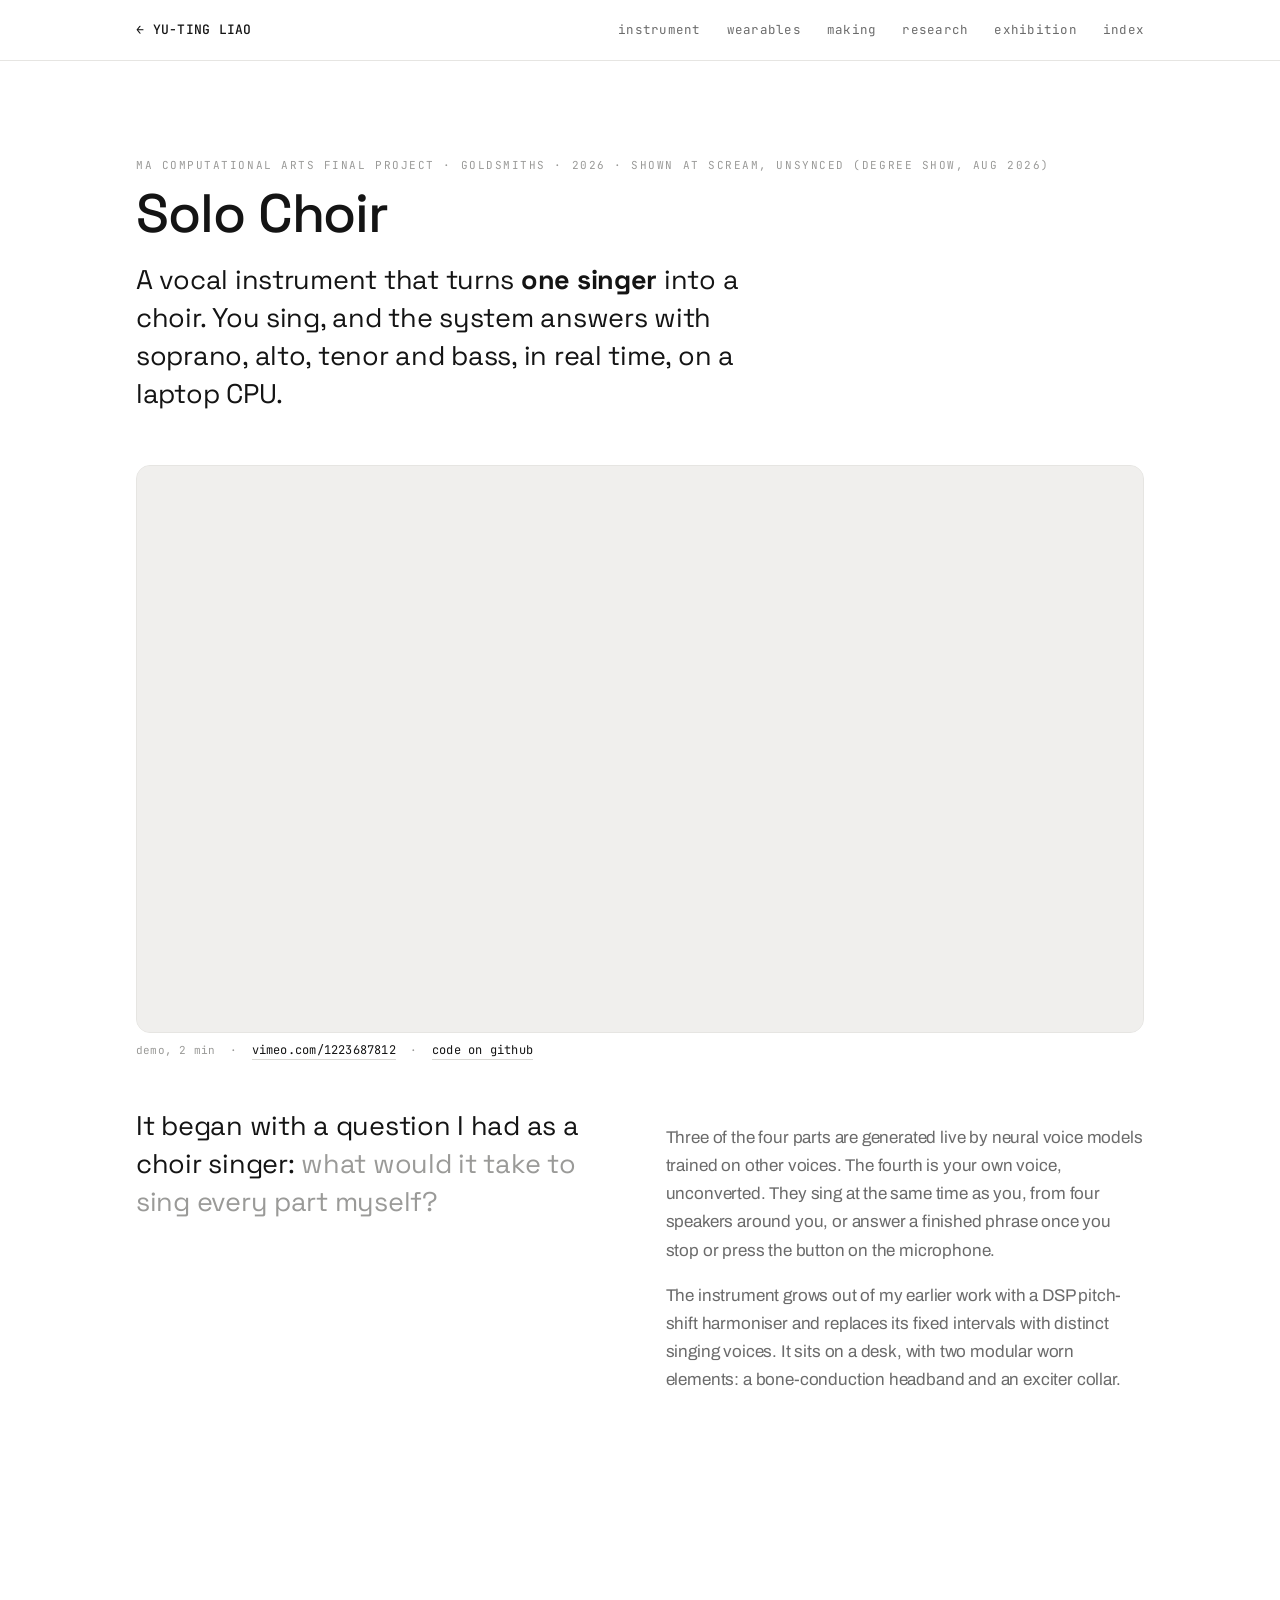
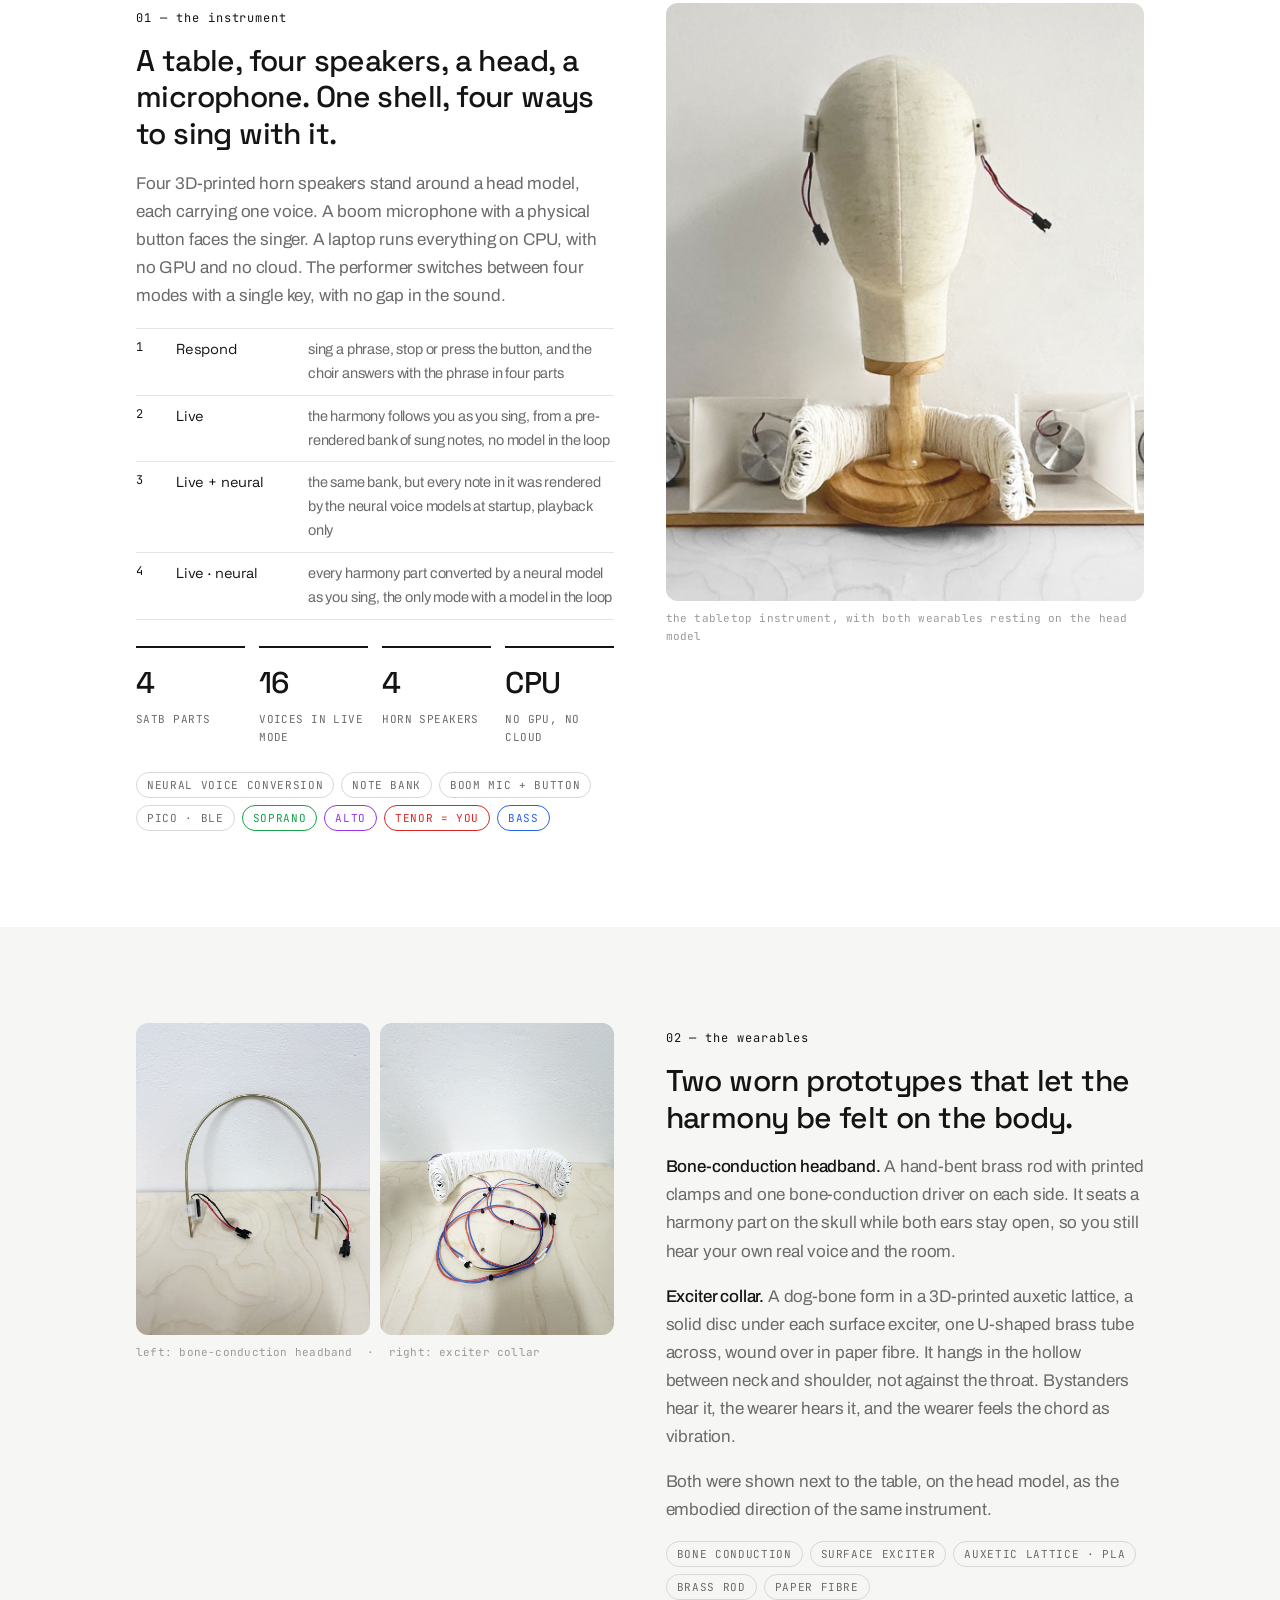
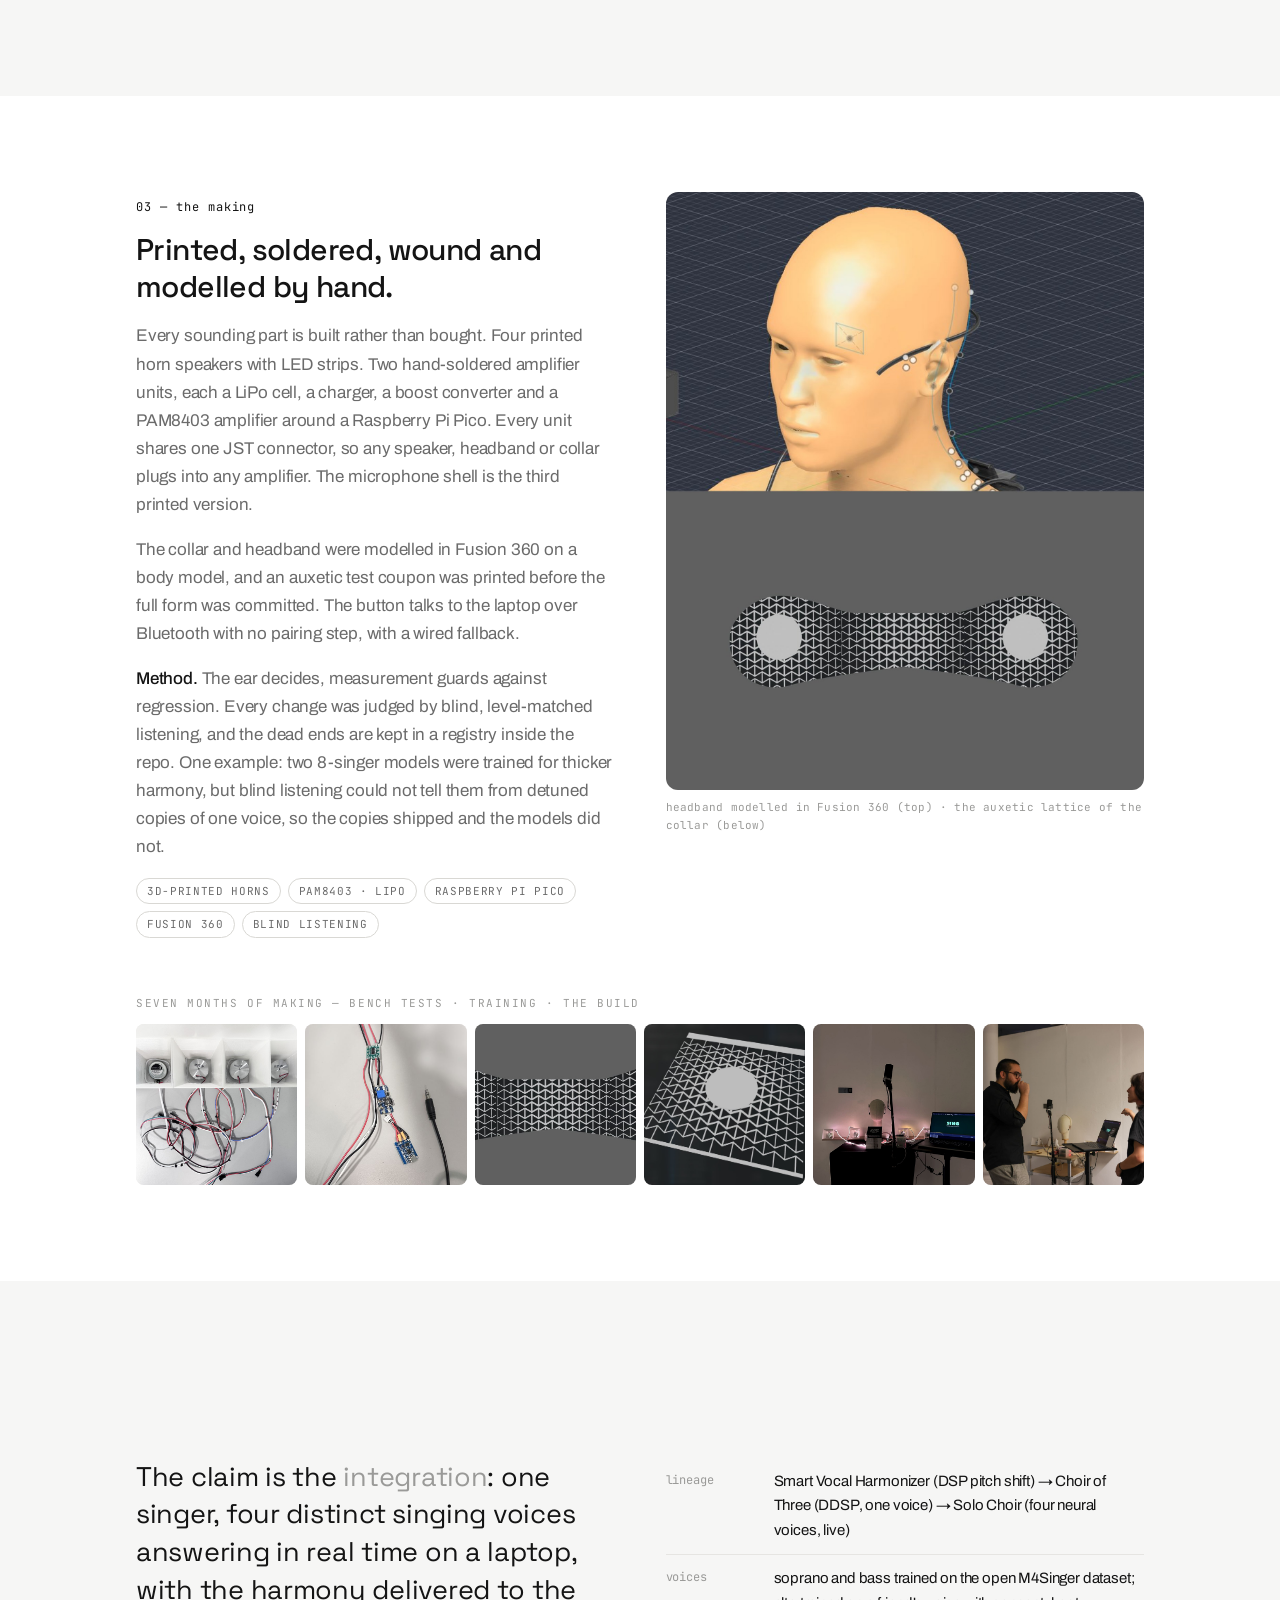
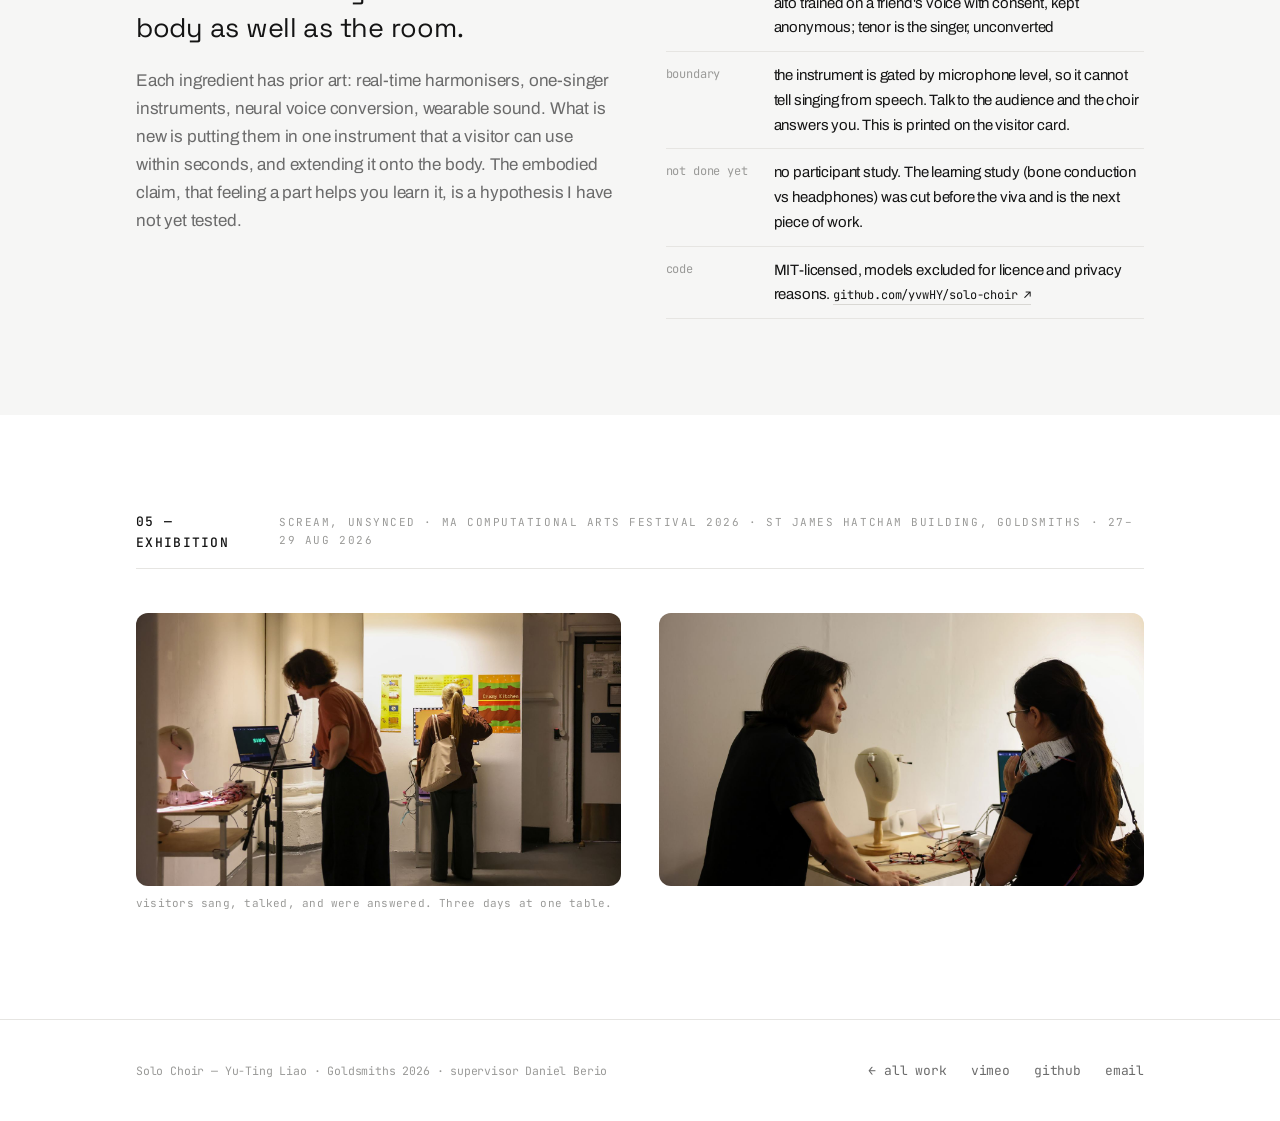
<file: solo-choir.html>
<!DOCTYPE html>
<html lang="en">
<head>
<meta charset="UTF-8" />
<meta name="viewport" content="width=device-width, initial-scale=1.0" />
<title>Solo Choir — a vocal instrument that turns one singer into a choir</title>
<meta name="description" content="Solo Choir: a real-time vocal instrument that answers one singer with soprano, alto, tenor and bass, generated live by neural voice models. A tabletop instrument with two wearable prototypes for feeling harmony in the body. MA Computational Arts final project, Goldsmiths 2026." />
<meta property="og:title" content="Solo Choir" />
<meta property="og:description" content="A vocal instrument that turns one singer into a choir, in real time, on a laptop CPU." />
<meta property="og:image" content="https://yvwhy.github.io/media/sc-key.jpg" />
<link rel="preconnect" href="https://fonts.googleapis.com" />
<link rel="preconnect" href="https://fonts.gstatic.com" crossorigin />
<link href="https://fonts.googleapis.com/css2?family=Archivo:wght@400;500&family=JetBrains+Mono:wght@400;500&family=Space+Grotesk:wght@500&display=swap" rel="stylesheet" />
<link rel="stylesheet" href="styles.css" />
</head>
<body>

<header class="nav">
  <div class="wrap">
    <a class="nav__brand" href="index.html">← YU-TING&nbsp;LIAO</a>
    <button class="nav__toggle" aria-label="Menu" aria-expanded="false">menu</button>
    <nav class="nav__links" id="menu">
      <a href="#instrument">instrument</a>
      <a href="#wearables">wearables</a>
      <a href="#making">making</a>
      <a href="#research">research</a>
      <a href="#show">exhibition</a>
      <a href="index.html">index</a>
    </nav>
  </div>
</header>

<main>

  <!-- HERO -->
  <section class="hero">
    <div class="wrap">
      <p class="kicker reveal">MA Computational Arts final project · Goldsmiths · 2026 · shown at Scream, Unsynced (degree show, Aug 2026)</p>
      <h1 class="hero__statement reveal">Solo Choir</h1>
      <p class="lead reveal" style="margin-top:18px; max-width:38ch;">A vocal instrument that turns <strong>one singer</strong> into a choir. You sing, and the system answers with soprano, alto, tenor and bass, in real time, on a laptop CPU.</p>
      <div class="hero__media reveal">
        <span class="media">
          <iframe src="https://player.vimeo.com/video/1223687812?app_id=122963&amp;dnt=1&amp;title=0&amp;byline=0&amp;portrait=0" loading="lazy" allow="autoplay; fullscreen; picture-in-picture" allowfullscreen referrerpolicy="strict-origin-when-cross-origin" title="Solo Choir — demo video (2 min)"></iframe>
        </span>
      </div>
      <p class="figcap reveal">demo, 2 min &nbsp;·&nbsp; <a class="link" href="https://vimeo.com/1223687812" target="_blank" rel="noopener">vimeo.com/1223687812</a> &nbsp;·&nbsp; <a class="link" href="https://github.com/yvwHY/solo-choir" target="_blank" rel="noopener">code on github</a></p>
    </div>
  </section>

  <!-- THE QUESTION -->
  <section style="padding-top:0;">
    <div class="wrap">
      <div class="cols">
        <p class="lead reveal" style="max-width:34ch;">It began with a question I had as a choir singer: <span class="dim">what would it take to sing every part myself?</span></p>
        <div class="reveal">
          <p class="prose">Three of the four parts are generated live by neural voice models trained on other voices. The fourth is your own voice, unconverted. They sing at the same time as you, from four speakers around you, or answer a finished phrase once you stop or press the button on the microphone.</p>
          <p class="prose" style="margin-top:14px;">The instrument grows out of my earlier work with a DSP pitch-shift harmoniser and replaces its fixed intervals with distinct singing voices. It sits on a desk, with two modular worn elements: a bone-conduction headband and an exciter collar.</p>
        </div>
      </div>
    </div>
  </section>

  <!-- 01 — INSTRUMENT -->
  <section id="instrument">
    <div class="wrap">
      <div class="block reveal">
        <div class="block__body">
          <span class="num">01 — the instrument</span>
          <h3>A table, four speakers, a head, a microphone. One shell, four ways to sing with it.</h3>
          <p class="prose">Four 3D-printed horn speakers stand around a head model, each carrying one voice. A boom microphone with a physical button faces the singer. A laptop runs everything on CPU, with no GPU and no cloud. The performer switches between four modes with a single key, with no gap in the sound.</p>
          <ul class="modes">
            <li><span class="k">1</span><span class="n">Respond</span><span>sing a phrase, stop or press the button, and the choir answers with the phrase in four parts</span></li>
            <li><span class="k">2</span><span class="n">Live</span><span>the harmony follows you as you sing, from a pre-rendered bank of sung notes, no model in the loop</span></li>
            <li><span class="k">3</span><span class="n">Live + neural</span><span>the same bank, but every note in it was rendered by the neural voice models at startup, playback only</span></li>
            <li><span class="k">4</span><span class="n">Live · neural</span><span>every harmony part converted by a neural model as you sing, the only mode with a model in the loop</span></li>
          </ul>
          <div class="specs">
            <div class="spec"><div class="spec__n">4</div><div class="spec__l">SATB parts</div></div>
            <div class="spec"><div class="spec__n">16</div><div class="spec__l">voices in live mode</div></div>
            <div class="spec"><div class="spec__n">4</div><div class="spec__l">horn speakers</div></div>
            <div class="spec"><div class="spec__n">CPU</div><div class="spec__l">no GPU, no cloud</div></div>
          </div>
          <div class="tag-row">
            <span class="tag">neural voice conversion</span><span class="tag">note bank</span><span class="tag">boom mic + button</span><span class="tag">Pico · BLE</span>
            <span class="tag" style="border-color:var(--sop); color:var(--sop);">soprano</span>
            <span class="tag" style="border-color:var(--alto); color:var(--alto);">alto</span>
            <span class="tag" style="border-color:var(--tenor); color:var(--tenor);">tenor = you</span>
            <span class="tag" style="border-color:var(--bass); color:var(--bass);">bass</span>
          </div>
        </div>
        <div class="block__media">
          <span class="media media--tall"><img src="media/sc-key.jpg" alt="Solo Choir: a head model between four small horn speakers, wearing the bone-conduction headband and the paper-fibre collar" loading="lazy" /></span>
          <p class="figcap">the tabletop instrument, with both wearables resting on the head model</p>
        </div>
      </div>
    </div>
  </section>

  <!-- 02 — WEARABLES -->
  <section id="wearables" style="background:var(--bg-soft);">
    <div class="wrap">
      <div class="block block--flip reveal">
        <div class="block__media">
          <div class="pair">
            <span class="media"><img src="media/sc-band.jpg" alt="Bone-conduction headband: a hand-bent brass rod with a small transducer at each end" loading="lazy" /></span>
            <span class="media"><img src="media/sc-collar.jpg" alt="Exciter collar: a paper-fibre wrapped auxetic form with wiring, resting on a table" loading="lazy" /></span>
          </div>
          <p class="figcap">left: bone-conduction headband &nbsp;·&nbsp; right: exciter collar</p>
        </div>
        <div class="block__body">
          <span class="num">02 — the wearables</span>
          <h3>Two worn prototypes that let the harmony be felt on the body.</h3>
          <p class="prose"><strong>Bone-conduction headband.</strong> A hand-bent brass rod with printed clamps and one bone-conduction driver on each side. It seats a harmony part on the skull while both ears stay open, so you still hear your own real voice and the room.</p>
          <p class="prose" style="margin-top:14px;"><strong>Exciter collar.</strong> A dog-bone form in a 3D-printed auxetic lattice, a solid disc under each surface exciter, one U-shaped brass tube across, wound over in paper fibre. It hangs in the hollow between neck and shoulder, not against the throat. Bystanders hear it, the wearer hears it, and the wearer feels the chord as vibration.</p>
          <p class="prose" style="margin-top:14px;">Both were shown next to the table, on the head model, as the embodied direction of the same instrument.</p>
          <div class="tag-row">
            <span class="tag">bone conduction</span><span class="tag">surface exciter</span><span class="tag">auxetic lattice · PLA</span><span class="tag">brass rod</span><span class="tag">paper fibre</span>
          </div>
        </div>
      </div>
    </div>
  </section>

  <!-- 03 — MAKING -->
  <section id="making">
    <div class="wrap">
      <div class="block reveal">
        <div class="block__body">
          <span class="num">03 — the making</span>
          <h3>Printed, soldered, wound and modelled by hand.</h3>
          <p class="prose">Every sounding part is built rather than bought. Four printed horn speakers with LED strips. Two hand-soldered amplifier units, each a LiPo cell, a charger, a boost converter and a PAM8403 amplifier around a Raspberry Pi Pico. Every unit shares one JST connector, so any speaker, headband or collar plugs into any amplifier. The microphone shell is the third printed version.</p>
          <p class="prose" style="margin-top:14px;">The collar and headband were modelled in Fusion 360 on a body model, and an auxetic test coupon was printed before the full form was committed. The button talks to the laptop over Bluetooth with no pairing step, with a wired fallback.</p>
          <p class="prose" style="margin-top:14px;"><strong>Method.</strong> The ear decides, measurement guards against regression. Every change was judged by blind, level-matched listening, and the dead ends are kept in a registry inside the repo. One example: two 8-singer models were trained for thicker harmony, but blind listening could not tell them from detuned copies of one voice, so the copies shipped and the models did not.</p>
          <div class="tag-row">
            <span class="tag">3D-printed horns</span><span class="tag">PAM8403 · LiPo</span><span class="tag">Raspberry Pi Pico</span><span class="tag">Fusion 360</span><span class="tag">blind listening</span>
          </div>
        </div>
        <div class="block__media">
          <span class="media media--tall"><img src="media/sc-making-lattice-full.jpg" alt="Top: the headband modelled in Fusion 360 on a head model. Below: the auxetic lattice cut of the collar, with a solid disc at each end for the exciters" loading="lazy" /></span>
          <p class="figcap">headband modelled in Fusion 360 (top) · the auxetic lattice of the collar (below)</p>
        </div>
      </div>

      <div style="margin-top:clamp(32px,5vw,56px);" class="reveal">
        <p class="kicker" style="margin-bottom:12px;">seven months of making — bench tests · training · the build</p>
        <div class="wall">
          <span class="media"><img src="media/sc-speakers.jpg" alt="Four printed horn speakers wired to their amplifier units" loading="lazy" /></span>
          <span class="media"><img src="media/sc-process.jpg" alt="A hand-soldered amplifier unit with battery, charger, boost converter and audio jack" loading="lazy" /></span>
          <span class="media"><img src="media/sc-collar-structure.jpg" alt="The auxetic lattice cut of the collar, with a solid disc at each end for the exciters" loading="lazy" /></span>
          <span class="media"><img src="media/sc-mesh.jpg" alt="Printed auxetic mesh test coupon" loading="lazy" /></span>
          <span class="media"><img src="media/sc-install.jpg" alt="The installation lit at night: head model, boom microphone and laptop reading SING" loading="lazy" /></span>
          <span class="media"><img src="media/sc-show-3.jpg" alt="A visitor at the Solo Choir table during the degree show" loading="lazy" /></span>
        </div>
      </div>
    </div>
  </section>

  <!-- 04 — RESEARCH -->
  <section id="research" style="background:var(--bg-soft);">
    <div class="wrap">
      <div class="section-head reveal"><h2>04 — research &amp; honesty</h2><span class="kicker">where it stands</span></div>
      <div class="cols">
        <div class="reveal">
          <p class="lead">The claim is the <span class="dim">integration</span>: one singer, four distinct singing voices answering in real time on a laptop, with the harmony delivered to the body as well as the room.</p>
          <p class="prose" style="margin-top:20px;">Each ingredient has prior art: real-time harmonisers, one-singer instruments, neural voice conversion, wearable sound. What is new is putting them in one instrument that a visitor can use within seconds, and extending it onto the body. The embodied claim, that feeling a part helps you learn it, is a hypothesis I have not yet tested.</p>
        </div>
        <div class="reveal">
          <ul class="facts">
            <li><span>lineage</span><span>Smart Vocal Harmonizer (DSP pitch shift) → Choir of Three (DDSP, one voice) → Solo Choir (four neural voices, live)</span></li>
            <li><span>voices</span><span>soprano and bass trained on the open M4Singer dataset; alto trained on a friend's voice with consent, kept anonymous; tenor is the singer, unconverted</span></li>
            <li><span>boundary</span><span>the instrument is gated by microphone level, so it cannot tell singing from speech. Talk to the audience and the choir answers you. This is printed on the visitor card.</span></li>
            <li><span>not done yet</span><span>no participant study. The learning study (bone conduction vs headphones) was cut before the viva and is the next piece of work.</span></li>
            <li><span>code</span><span>MIT-licensed, models excluded for licence and privacy reasons. <a class="link" href="https://github.com/yvwHY/solo-choir" target="_blank" rel="noopener">github.com/yvwHY/solo-choir ↗</a></span></li>
          </ul>
        </div>
      </div>
    </div>
  </section>

  <!-- 05 — EXHIBITION -->
  <section id="show">
    <div class="wrap">
      <div class="section-head reveal"><h2>05 — exhibition</h2><span class="kicker">Scream, Unsynced · MA Computational Arts Festival 2026 · St James Hatcham Building, Goldsmiths · 27–29 Aug 2026</span></div>
      <div class="grid reveal">
        <span class="media"><img src="media/sc-show-1.jpg" alt="A visitor singing into the boom microphone at the Solo Choir table" loading="lazy" /></span>
        <span class="media"><img src="media/sc-show-2.jpg" alt="Yu-Ting Liao showing a visitor the wearables on the head model" loading="lazy" /></span>
      </div>
      <p class="figcap reveal">visitors sang, talked, and were answered. Three days at one table.</p>
    </div>
  </section>

</main>

<footer class="foot">
  <div class="wrap">
    <span class="foot__note">Solo Choir — Yu-Ting Liao · Goldsmiths 2026 · supervisor Daniel Berio</span>
    <span style="display:flex; gap:24px;">
      <a href="index.html">← all work</a>
      <a href="https://vimeo.com/1223687812" target="_blank" rel="noopener">vimeo</a>
      <a href="https://github.com/yvwHY/solo-choir" target="_blank" rel="noopener">github</a>
      <a href="mailto:yvw.liao@gmail.com">email</a>
    </span>
  </div>
</footer>

<script src="main.js"></script>
</body>
</html>
</file>
<file: styles.css>
/* ===========================================================
   Yu-Ting (Harry) Liao — portfolio
   Clean neutral design system. Model: Sergio Mutis (index) +
   Specimens (Solo Choir long-scroll). Self-contained, no build.
   =========================================================== */

:root{
  --bg:        #ffffff;
  --bg-soft:   #f6f6f5;
  --media:     #f0efed;
  --ink:       #141414;
  --muted:     #6b6b6b;
  --faint:     #9a9a98;
  --line:      #e6e5e2;
  --line-2:    #d9d8d4;
  --accent:    #141414;          /* neutral: ink is the accent */
  --max:       1120px;
  --pad:       clamp(20px, 5vw, 56px);

  /* Solo Choir voice palette (used only on the project page) */
  --melody: #141414;
  --sop:    #16a34a;
  --alto:   #9333ea;
  --tenor:  #dc2626;
  --bass:   #2563eb;

  --sans: "Archivo", system-ui, -apple-system, "Segoe UI", Roboto, sans-serif;
  --head: "Space Grotesk", "Archivo", system-ui, sans-serif;
  --mono: "JetBrains Mono", ui-monospace, "SF Mono", Menlo, monospace;
}

*{ box-sizing:border-box; }
html{ scroll-behavior:smooth; -webkit-text-size-adjust:100%; }
body{
  margin:0; background:var(--bg); color:var(--ink);
  font-family:var(--sans); font-size:17px; line-height:1.65;
  font-weight:400; letter-spacing:-0.01em;
  -webkit-font-smoothing:antialiased; text-rendering:optimizeLegibility;
}
img,video{ max-width:100%; display:block; }
a{ color:inherit; text-decoration:none; }

.wrap{ max-width:var(--max); margin:0 auto; padding-inline:var(--pad); }

/* mono label / tag ----------------------------------------- */
.mono{ font-family:var(--mono); font-weight:400; }
.kicker{
  font-family:var(--mono); font-size:11px; letter-spacing:.14em;
  text-transform:uppercase; color:var(--faint);
}
.tag{
  font-family:var(--mono); font-size:11px; letter-spacing:.06em;
  text-transform:uppercase; color:var(--muted);
  border:1px solid var(--line-2); border-radius:999px;
  padding:3px 10px; display:inline-block; white-space:nowrap;
}
.tag-row{ display:flex; flex-wrap:wrap; gap:7px; }

/* ---------------- nav ---------------- */
.nav{
  position:sticky; top:0; z-index:50;
  background:color-mix(in srgb, var(--bg) 86%, transparent);
  backdrop-filter:saturate(1.1) blur(10px);
  border-bottom:1px solid var(--line);
}
.nav .wrap{ display:flex; align-items:center; justify-content:space-between; height:60px; }
.nav__brand{ font-family:var(--mono); font-size:13px; letter-spacing:.02em; font-weight:500; }
.nav__links{ display:flex; gap:26px; }
.nav__links a{
  font-family:var(--mono); font-size:12.5px; color:var(--muted);
  letter-spacing:.02em; transition:color .15s;
}
.nav__links a:hover{ color:var(--ink); }
.nav__toggle{ display:none; background:none; border:0; font-family:var(--mono); font-size:13px; color:var(--ink); cursor:pointer; }

/* ---------------- hero ---------------- */
.hero{ padding-top:clamp(40px,7vw,84px); }
.hero__statement{
  font-family:var(--head);
  font-size:clamp(28px, 4.6vw, 54px); line-height:1.08;
  font-weight:500; letter-spacing:-0.02em; margin:0; max-width:18ch;
}
.hero__statement .dim{ color:var(--faint); }
.hero__sub{
  font-family:var(--mono); font-size:13px; color:var(--muted);
  margin-top:22px; letter-spacing:.01em;
}
.hero__media{
  margin-top:clamp(28px,5vw,52px); border:1px solid var(--line);
  border-radius:14px; overflow:hidden; background:var(--media);
}

/* media placeholder block ---------------------------------- */
.media{
  position:relative; background:var(--media);
  display:flex; align-items:flex-end; padding:14px 16px;
  aspect-ratio:16/9; border-radius:12px; overflow:hidden;
}
.media--tall{ aspect-ratio:4/5; }
.media--wide{ aspect-ratio:21/9; }
.media__label{
  font-family:var(--mono); font-size:11px; color:var(--faint);
  display:inline-flex; align-items:center; gap:6px;
}
.media__center{
  position:absolute; inset:0; display:flex; align-items:center; justify-content:center;
}
.media video, .media iframe, .media img{
  position:absolute; inset:0; width:100%; height:100%; object-fit:cover; border:0;
}

/* equalizer mark (harmony lines) --------------------------- */
.eq{ display:flex; gap:7px; align-items:flex-end; height:64px; }
.eq i{ width:6px; border-radius:3px; display:block; transform-origin:bottom; animation:eq 1.8s ease-in-out infinite; }
.eq i:nth-child(1){ height:26px; background:var(--melody); animation-delay:0s; }
.eq i:nth-child(2){ height:58px; background:var(--sop); animation-delay:.18s; }
.eq i:nth-child(3){ height:40px; background:var(--alto); animation-delay:.36s; }
.eq i:nth-child(4){ height:48px; background:var(--tenor); animation-delay:.54s; }
.eq i:nth-child(5){ height:32px; background:var(--bass); animation-delay:.72s; }
@keyframes eq{ 0%,100%{ transform:scaleY(.55); } 50%{ transform:scaleY(1); } }
@media (prefers-reduced-motion:reduce){ .eq i{ animation:none; } }

/* ---------------- sections ---------------- */
section{ padding-block:clamp(46px,8vw,96px); }
.section-head{
  display:flex; align-items:baseline; justify-content:space-between;
  gap:16px; margin-bottom:28px; border-bottom:1px solid var(--line);
  padding-bottom:14px;
}
.section-head h2{ font-size:13px; }
h2{ font-family:var(--mono); font-weight:500; letter-spacing:.1em; text-transform:uppercase; font-size:13px; color:var(--ink); margin:0; }

.lead{ font-family:var(--head); font-size:clamp(20px,2.4vw,27px); line-height:1.4; font-weight:400; letter-spacing:-0.01em; max-width:30ch; margin:0; }
.lead .dim{ color:var(--faint); }
p{ color:var(--ink); }
.prose{ max-width:62ch; color:var(--muted); }
.prose strong{ color:var(--ink); font-weight:500; }

/* ---------------- work grid (Mutis) ---------------- */
.grid{ display:grid; grid-template-columns:repeat(2,1fr); gap:clamp(20px,3vw,38px); }
.card{ display:flex; flex-direction:column; }
.card--feature{ grid-column:1 / -1; }
.card__meta{ display:flex; align-items:center; gap:10px; margin-top:14px; }
.card__title{ font-family:var(--head); font-size:19px; font-weight:500; letter-spacing:-0.01em; }
.card--feature .card__title{ font-size:24px; }
.card__desc{ color:var(--muted); margin:6px 0 10px; font-size:15px; max-width:52ch; }
.card__foot{ display:flex; align-items:center; justify-content:space-between; gap:12px; margin-top:auto; }
.card__tech{ font-family:var(--mono); font-size:11.5px; color:var(--faint); }
.link{ font-family:var(--mono); font-size:12px; color:var(--ink); border-bottom:1px solid var(--line-2); padding-bottom:1px; transition:border-color .15s; white-space:nowrap; }
.link:hover{ border-color:var(--ink); }
.card a.media{ transition:transform .25s ease; }
.card a.media:hover{ transform:translateY(-3px); }

/* ---------------- experiments mini grid ---------------- */
.grid--mini{ grid-template-columns:repeat(3,1fr); gap:clamp(16px,2.2vw,26px); }
.grid--mini .media{ aspect-ratio:4/3; }
.grid--mini .card__title{ font-size:15.5px; }
.grid--mini .card__desc{ font-size:13.5px; margin:4px 0 0; }
@media (max-width:760px){ .grid--mini{ grid-template-columns:1fr; } }
.grid--three{ grid-template-columns:repeat(3,1fr); }
@media (max-width:960px){ .grid--three{ grid-template-columns:repeat(2,1fr); } }
@media (max-width:760px){ .grid--three{ grid-template-columns:1fr; } }

/* ---------------- spec stats ---------------- */
.specs{ display:grid; grid-template-columns:repeat(4,1fr); gap:14px; margin:26px 0; }
.spec{ border-top:2px solid var(--ink); padding-top:10px; }
.spec__n{ font-family:var(--head); font-size:clamp(22px,3vw,30px); font-weight:500; letter-spacing:-0.02em; }
.spec__n small{ font-size:13px; color:var(--muted); font-weight:400; }
.spec__l{ font-family:var(--mono); font-size:11px; color:var(--muted); letter-spacing:.04em; text-transform:uppercase; margin-top:2px; }

/* ---------------- numbered research blocks ---------------- */
.block{ display:grid; grid-template-columns:minmax(0,1fr) minmax(0,1fr); gap:clamp(22px,4vw,56px); align-items:start; }
.block + .block{ margin-top:clamp(46px,7vw,86px); }
.block__media{ order:2; }
.block--flip .block__media{ order:0; }
.block__body .num{ font-family:var(--mono); font-size:12px; color:var(--accent); letter-spacing:.08em; }
.block__body h3{ font-family:var(--head); font-size:clamp(21px,2.6vw,30px); line-height:1.22; font-weight:500; letter-spacing:-0.02em; margin:12px 0 14px; }
@media (max-width:760px){ .block{ grid-template-columns:1fr; } .block__media{ order:0 !important; } }

/* ---------------- process wall ---------------- */
.wall{ display:grid; grid-template-columns:repeat(6,1fr); gap:8px; }
.wall .media{ aspect-ratio:1; border-radius:8px; }
@media (max-width:760px){ .wall{ grid-template-columns:repeat(3,1fr); } }

/* ---------------- about / cv ---------------- */
.cols{ display:grid; grid-template-columns:1fr 1fr; gap:clamp(22px,4vw,56px); }
.facts{ list-style:none; margin:0; padding:0; }
.facts li{ display:flex; gap:16px; padding:11px 0; border-bottom:1px solid var(--line); font-size:15px; }
.facts li span:first-child{ font-family:var(--mono); font-size:12px; color:var(--faint); flex:0 0 92px; padding-top:2px; }
.btn{ display:inline-flex; align-items:center; gap:8px; font-family:var(--mono); font-size:13px; border:1px solid var(--ink); border-radius:999px; padding:9px 18px; transition:.15s; }
.btn:hover{ background:var(--ink); color:#fff; }

/* ---------------- footer ---------------- */
.foot{ border-top:1px solid var(--line); padding-block:40px; }
.foot .wrap{ display:flex; flex-wrap:wrap; gap:18px 28px; align-items:baseline; justify-content:space-between; }
.foot a{ font-family:var(--mono); font-size:13px; color:var(--muted); transition:color .15s; }
.foot a:hover{ color:var(--ink); }
.foot__note{ font-family:var(--mono); font-size:11.5px; color:var(--faint); }

/* ---------------- reveal ---------------- */
.reveal{ opacity:0; transform:translateY(14px); transition:opacity .7s ease, transform .7s ease; }
.reveal.is-in{ opacity:1; transform:none; }
@media (prefers-reduced-motion:reduce){ .reveal{ opacity:1; transform:none; } }

/* ---------------- responsive ---------------- */
@media (max-width:760px){
  body{ font-size:16px; }
  .grid{ grid-template-columns:1fr; }
  .specs{ grid-template-columns:repeat(2,1fr); }
  .cols{ grid-template-columns:1fr; }
  .nav__links{ display:none; }
  .nav__links.open{ display:flex; position:absolute; top:60px; right:var(--pad); flex-direction:column; gap:14px; background:var(--bg); border:1px solid var(--line); border-radius:12px; padding:16px 22px; }
  .nav__toggle{ display:block; }
}

/* ---------------- 2026-09 additions: photo pairs, captions ---------------- */
.pair{ display:grid; grid-template-columns:1fr 1fr; gap:10px; }
.pair .media{ aspect-ratio:3/4; }
.figcap{ font-family:var(--mono); font-size:11px; color:var(--faint); margin-top:8px; letter-spacing:.02em; }
.media--contain img{ object-fit:contain; background:var(--media); }
.modes{ list-style:none; margin:18px 0 0; padding:0; border-top:1px solid var(--line); }
.modes li{ display:grid; grid-template-columns:28px 120px 1fr; gap:12px; padding:9px 0; border-bottom:1px solid var(--line); font-size:14.5px; color:var(--muted); }
.modes li .k{ font-family:var(--mono); font-size:12px; color:var(--ink); }
.modes li .n{ font-family:var(--head); color:var(--ink); }
@media (max-width:760px){ .modes li{ grid-template-columns:28px 1fr; } .modes li span:last-child{ grid-column:2; } }
.hero__media .media{ border-radius:0; }

/* 2026-09-15 spacing: tighter hero→work, clearer head→cards, feature→rest */
.hero{ padding-bottom:clamp(20px,3vw,36px); }
#work{ padding-top:clamp(28px,4vw,52px); }
.section-head{ margin-bottom:clamp(28px,3.5vw,44px); }
.card--feature{ margin-bottom:clamp(10px,2.5vw,30px); }

/* ---------------- 2026-09-29: project pages (bonnet / gesture-float / fabri-form) ---------------- */
.quote{
  font-family:var(--head); font-size:clamp(18px,2.1vw,24px); line-height:1.42;
  font-weight:400; letter-spacing:-0.01em; margin:0; max-width:34ch;
  border-left:2px solid var(--ink); padding-left:18px;
}
.quote cite{ display:block; font-family:var(--mono); font-size:11.5px; font-style:normal; color:var(--faint); margin-top:14px; letter-spacing:.03em; }

.flow{ display:grid; grid-template-columns:repeat(4,1fr); gap:10px; align-items:stretch; margin:26px 0 6px; }
.flow__step{ border:1px solid var(--line-2); border-radius:10px; padding:14px 14px 16px; position:relative; }
.flow__step .k{ font-family:var(--mono); font-size:10.5px; color:var(--faint); letter-spacing:.08em; text-transform:uppercase; }
.flow__step .n{ font-family:var(--head); font-size:15px; font-weight:500; margin-top:6px; letter-spacing:-0.01em; }
.flow__step .d{ font-family:var(--mono); font-size:11px; color:var(--muted); margin-top:5px; line-height:1.5; }
.flow__step + .flow__step::before{
  content:"→"; position:absolute; left:-13px; top:50%; transform:translateY(-50%);
  font-family:var(--mono); font-size:12px; color:var(--faint);
}
@media (max-width:760px){
  .flow{ grid-template-columns:1fr; gap:22px; }
  .flow__step + .flow__step::before{ content:"↓"; left:50%; top:-17px; transform:translateX(-50%); }
}

.pair--wide .media{ aspect-ratio:4/3; }
.wall--4{ grid-template-columns:repeat(4,1fr); }
@media (max-width:760px){ .wall{ grid-template-columns:repeat(3,1fr); } .wall--4{ grid-template-columns:repeat(2,1fr); } }

/* ---------------- 2026-09-29: lightbox ---------------- */
.media img.is-zoomable{ cursor:zoom-in; }
.media img.is-zoomable:focus-visible{ outline:2px solid var(--ink); outline-offset:3px; }

.lb{
  position:fixed; inset:0; z-index:100;
  background:rgba(14,14,14,.97);
  display:flex; align-items:center; justify-content:center;
  padding:clamp(44px,6vw,72px) clamp(16px,5vw,80px);
}
.lb[hidden]{ display:none; }
.lb:focus{ outline:none; }
html.lb-open .nav{ visibility:hidden; }
.lb__fig{ margin:0; max-width:100%; max-height:100%; display:flex; flex-direction:column; align-items:center; gap:12px; }
.lb__fig img{
  max-width:100%; max-height:calc(100vh - 210px);
  width:auto; height:auto; object-fit:contain; border-radius:4px;
}
.lb__cap{
  font-family:var(--mono); font-size:11.5px; line-height:1.6; color:#b9b9b6;
  text-align:center; max-width:74ch; letter-spacing:.01em;
}
.lb__btn{
  position:absolute; background:none; border:0; cursor:pointer;
  font-family:var(--mono); color:#efefec; padding:10px 14px;
  font-size:13px; line-height:1; transition:opacity .15s;
}
.lb__btn:hover{ opacity:.6; }
.lb__btn:focus-visible{ outline:1px solid #efefec; outline-offset:2px; }
.lb__x{ top:12px; right:14px; }
.lb__nav{ top:50%; transform:translateY(-50%); font-size:22px; padding:16px 18px; }
.lb__prev{ left:4px; }
.lb__next{ right:4px; }
.lb__count{
  font-family:var(--mono); font-size:11px; color:#7e7e7b; letter-spacing:.06em;
}
@media (max-width:760px){
  .lb{ padding:52px 10px 60px; }
  .lb__fig img{ max-height:calc(100vh - 230px); }
  .lb__nav{ top:auto; bottom:6px; transform:none; font-size:20px; }
  .lb__prev{ left:10px; } .lb__next{ right:10px; }
}
.wall--2{ grid-template-columns:repeat(2,1fr); gap:10px; }
.wall--2 .media{ aspect-ratio:4/3; }
@media (max-width:760px){ .wall--2{ grid-template-columns:1fr; } }
</file>
